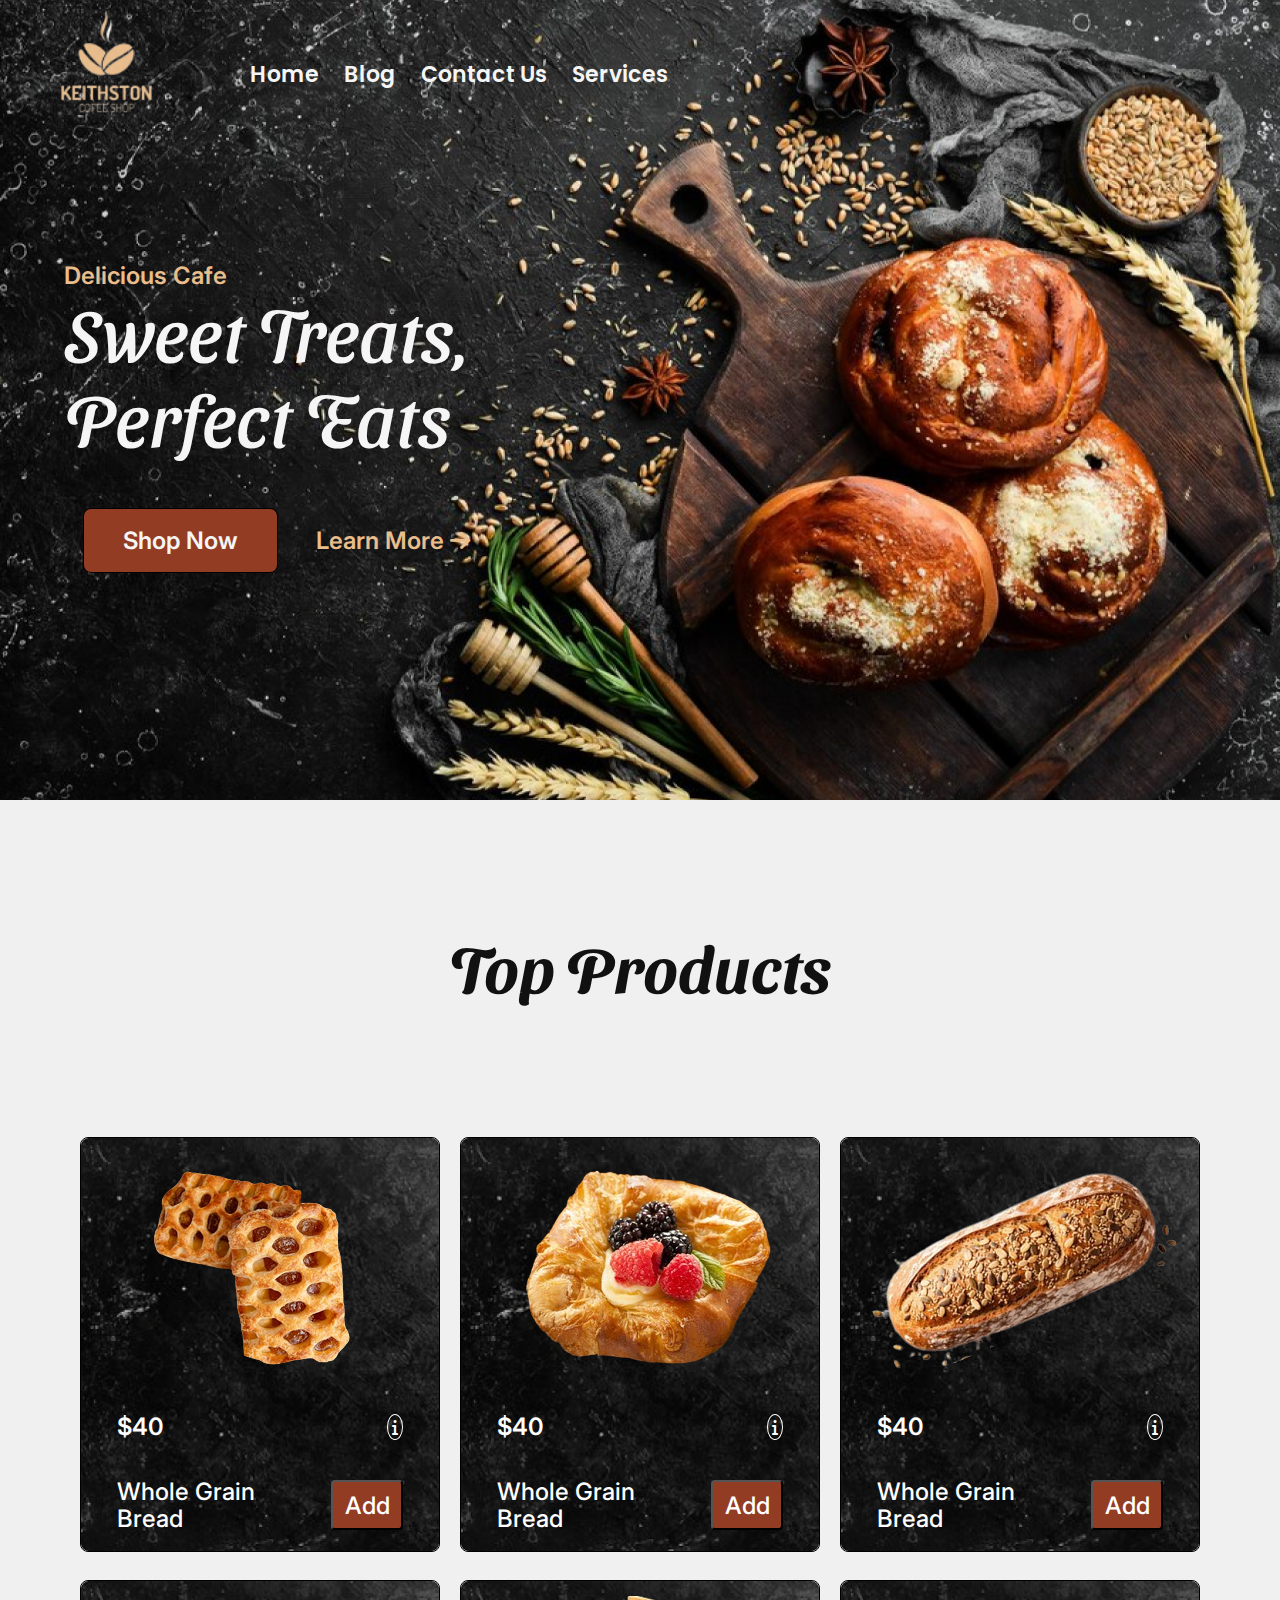
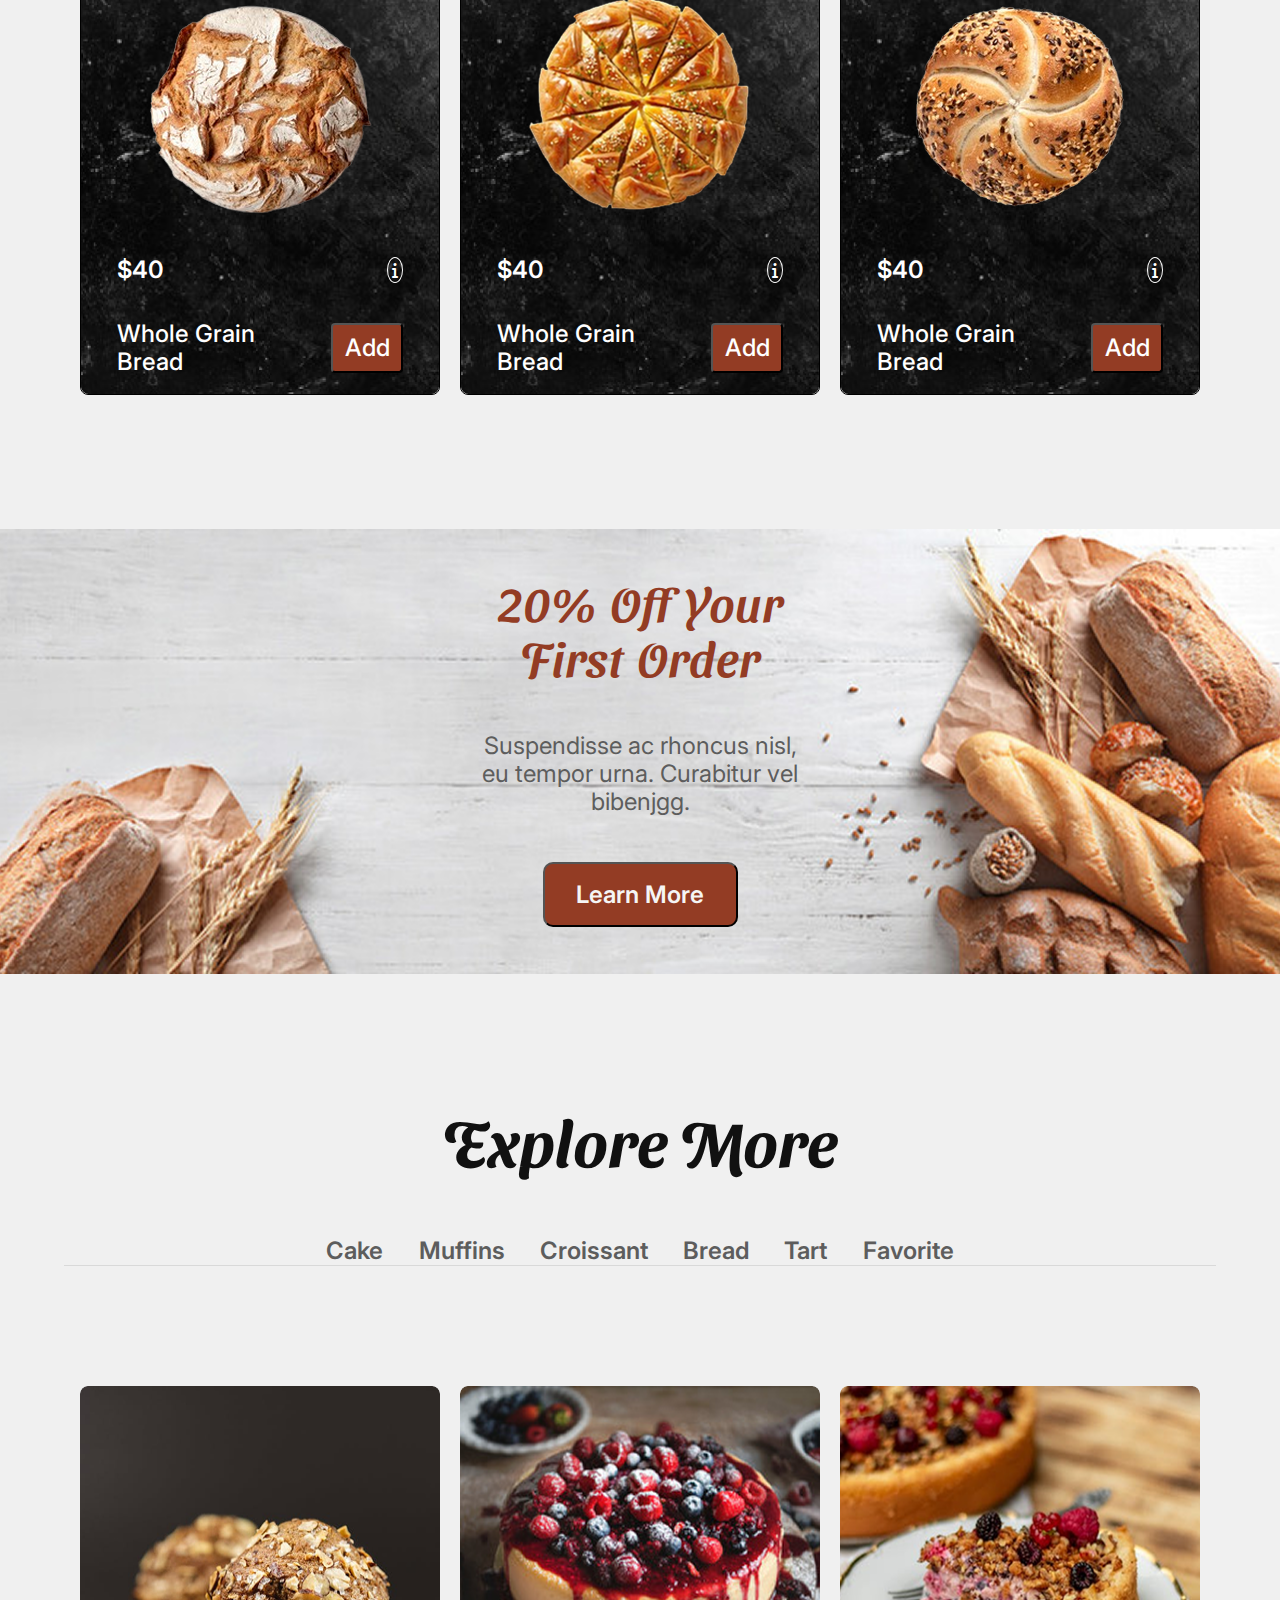
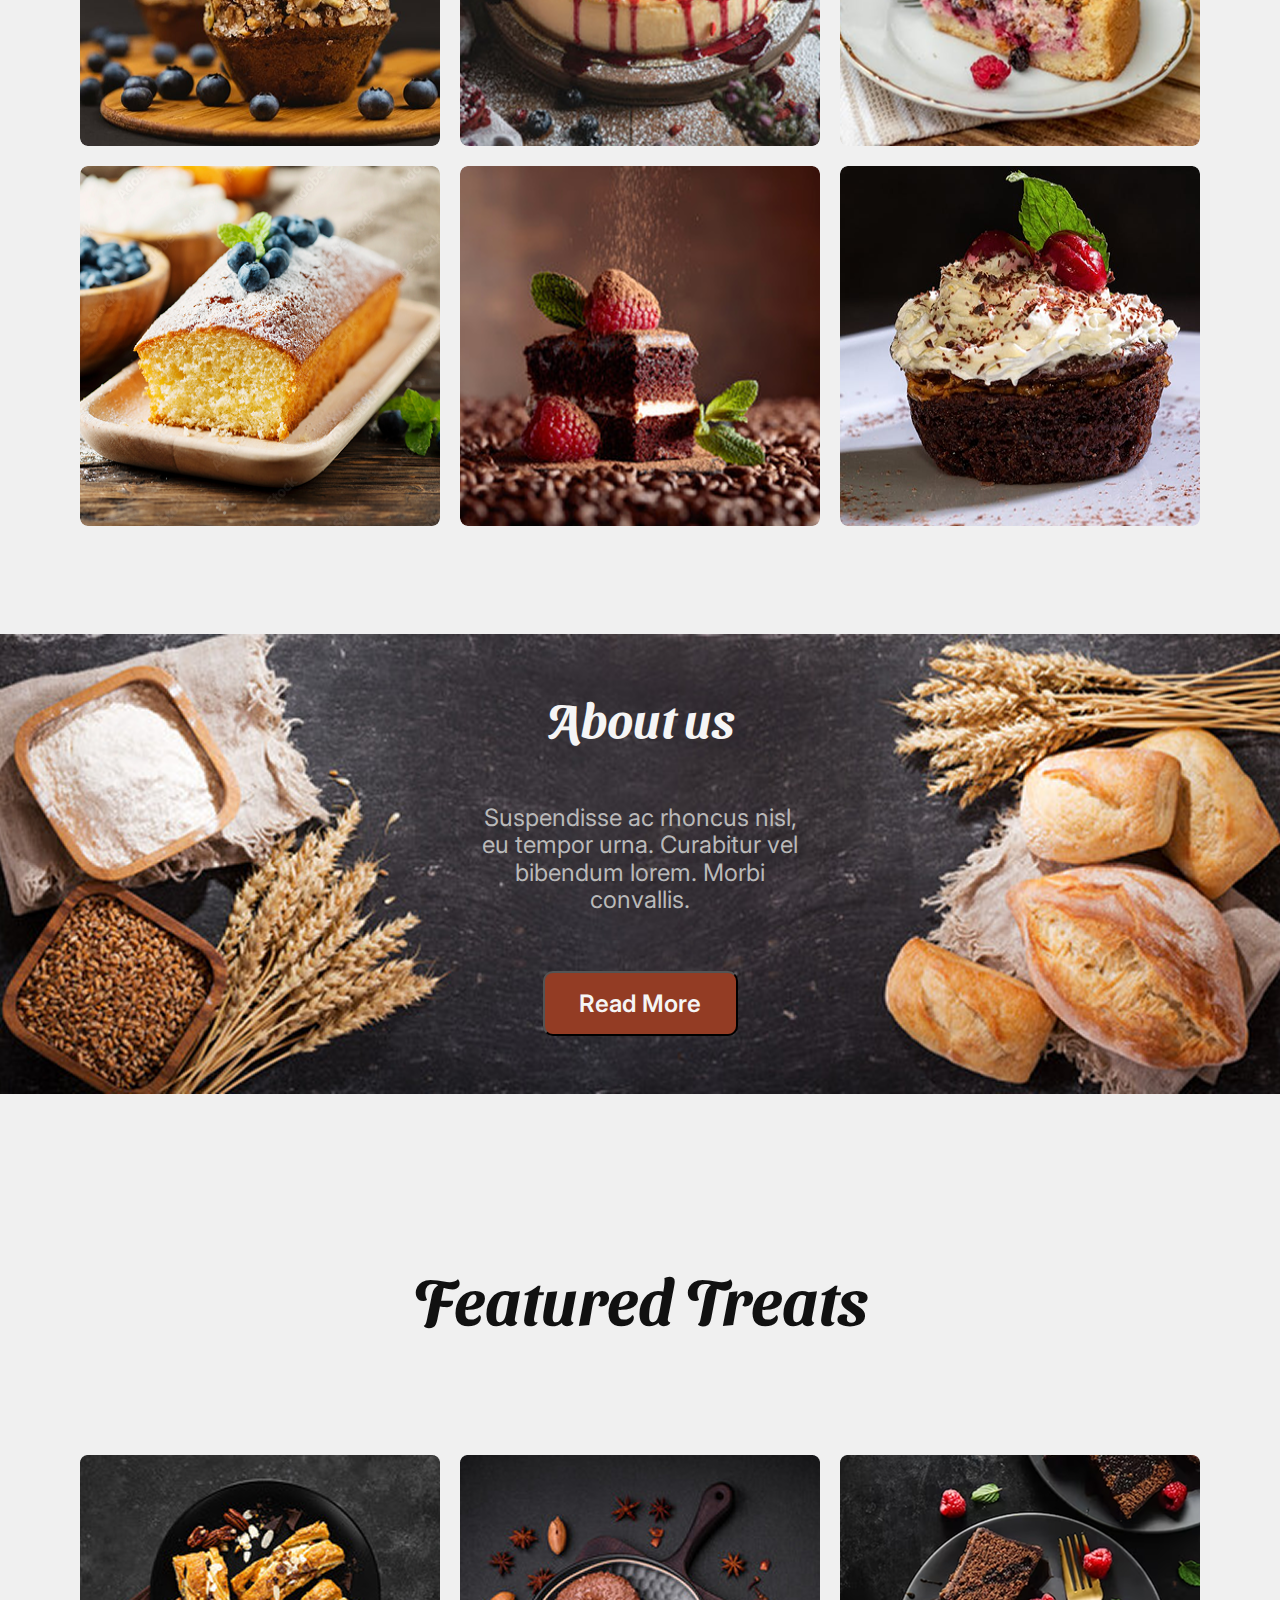
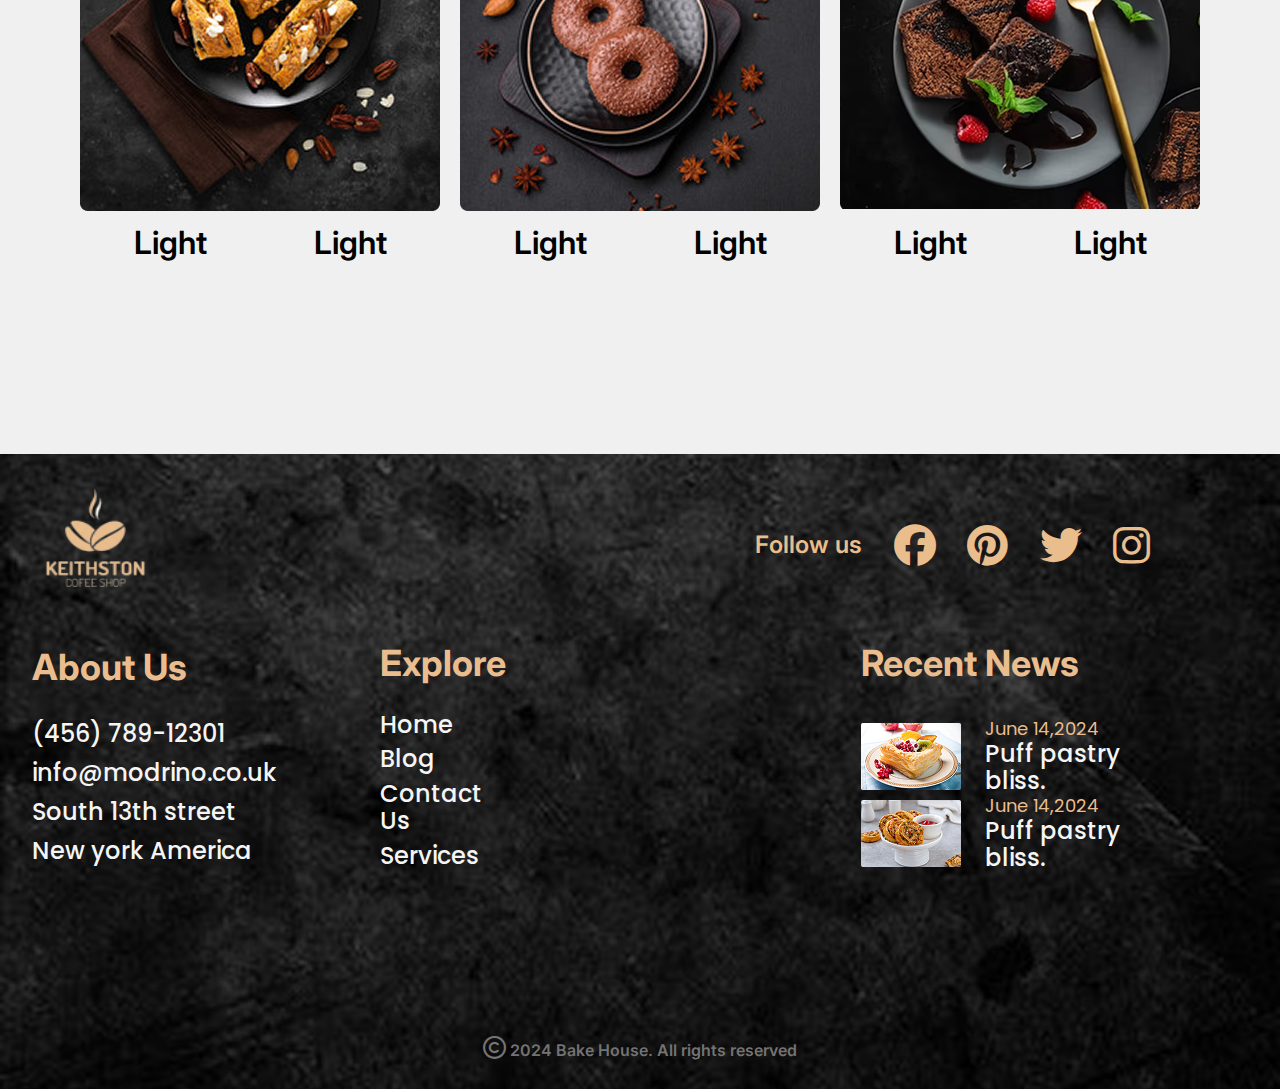
<file: 1-Keithston/index.html>
<!DOCTYPE html>
<html lang="en">

<head>

    <meta charset="UTF-8">
    <meta name="viewport" content="width=device-width, initial-scale=1.0">
    
    <title>Keithston</title>
    <link rel="icon" type="image/x-icon" href="images/logo.png">

    <!-- normalize, fontawesome, and custom css -->
    <link rel="stylesheet" href="css/normalize.css">
    <link rel="stylesheet" href="css/all.min.css">
    <link rel="stylesheet" href="style.css">

    <!-- google fonts -->
    <link rel="preconnect" href="https://fonts.googleapis.com">
    <link rel="preconnect" href="https://fonts.gstatic.com" crossorigin>
    <link href="https://fonts.googleapis.com/css2?family=Inter:ital,opsz,wght@0,14..32,100..900;1,14..32,100..900&family=Poppins:ital,wght@0,100;0,200;0,300;0,400;0,500;0,600;0,700;0,800;0,900;1,100;1,200;1,300;1,400;1,500;1,600;1,700;1,800;1,900&family=Sansita+Swashed:wght@300..900&display=swap" rel="stylesheet">


</head>
<body>
    
<!-- hero section -->
    <section class="hero">
        <!-- nav (logo + links) -->
        <div class="nav">
            <div>
                <img src="images/logo.png" alt="">  
            </div>
            
            <div>
                <ul>
                    <li><a href="#">Home</a></li>
                    <li><a href="#">Blog</a></li>
                    <li><a href="#">Contact Us</a></li>
                    <li><a href="#">Services</a></li>
                </ul>
            </div>
        </div>
        
        <!-- hero (text + button) -->
        <div class="textbox">
            <div>
                <p>Delicious Cafe</p>
                <p>Sweet Treats, Perfect Eats<p>
            </div>
            
            <div>
                <button class="btn1">Shop Now </button>
                <a href=""> Learn More
                    <i class="fa-solid fa-arrow-right"></i>    </a> 
            </div>
        </div>
    </section>



<!-- Top Products section -->
    <section class="top">
        <div>Top Products</div>
        
        <div>

            <div class="card">
                <div>
                    <img src="images/prod1.png" alt="">
                </div>
                <div>
                    <p>$40</p>
                    <i class="fa-solid fa-info"></i>
                </div>
                <div>
                    <p>Whole Grain Bread</p>
                    <button>Add</button>
                </div>
            </div>
            
            
            <div class="card">
                <div>
                    <img src="images/prod2.png" alt="">
                </div>
                <div>
                    <p>$40</p>
                    <i class="fa-solid fa-info"></i>          
                </div>
                <div>
                    <p>Whole Grain Bread</p>
                    <button>Add</button>
                </div>
            </div>
            
            
            <div class="card">
                <div>
                    <img src="images/prod3.png" alt="">
                </div>
                <div>
                    <p>$40</p>
                    <i class="fa-solid fa-info"></i>
                </div>
                <div>
                    <p>Whole Grain Bread</p>
                    <button>Add</button>
                </div>
            </div>
            
            
            <div class="card">
                <div>
                    <img src="images/prod4.png" alt="">
                </div>
                <div>
                    <p>$40</p>
                    <i class="fa-solid fa-info"></i>
                </div>
                <div>
                    <p>Whole Grain Bread</p>
                    <button>Add</button>
                </div>
            </div>
            
            
            <div class="card">
                <div>
                    <img src="images/prod5.png" alt="">
                </div>
                <div>
                    <p>$40</p>
                    <i class="fa-solid fa-info"></i>
                </div>
                <div>
                    <p>Whole Grain Bread</p>
                    <button>Add</button>
                </div>
            </div>
            
            
            <div class="card">
                <div>
                    <img src="images/prod6.png" alt="">
                </div>
                <div>
                    <p>$40</p>
                    <i class="fa-solid fa-info"></i>
                </div>
                <div>
                    <p>Whole Grain Bread</p>
                    <button>Add</button>
                </div>
            </div>
        
        </div>
    </section>



<!-- offer banner section -->
    <section class="offer">
        <div>20% Off Your First Order</div>
        <div>Suspendisse ac rhoncus nisl, eu tempor urna. Curabitur vel bibenjgg.</div>
        <button>Learn More</button>
    </section>
    

    
<!-- Explore More section -->
    <section class="explore">
        <div>Explore More</div>
        
        <div>
            <ul>
                <li><a href="#">Cake</a></li>
                <li><a href="#">Muffins</a></li>
                <li><a href="#">Croissant</a></li>
                <li><a href="#">Bread</a></li>
                <li><a href="#">Tart</a></li>
                <li><a href="#">Favorite</a></li>
            </ul>
        </div>
        
        <div>
            <img src="images/exp1.png" alt="">
            <img src="images/exp2.png" alt="">
            <img src="images/exp3.png" alt="">
            <img src="images/exp4.png" alt="">
            <img src="images/exp5.png" alt="">
            <img src="images/exp6.png" alt="">
        </div>
    </section>
    
    
    
<!-- about us banner section  -->
    <section class="about">  
        <div>About us</div>
        
        <div>Suspendisse ac rhoncus nisl, eu tempor urna. Curabitur vel bibendum lorem. Morbi convallis.</div>
        
        <button>Read More</button>
    </section>
    
    
    
<!-- feature section -->
    <section class="feature">
        <div>Featured Treats</div>
        
        <!-- second div -->
        <div>
            <div class="fcard">
                <div> <img src="images/fut1.png" alt=""> </div>
                <div>
                    <p>Light</p>
                    <p>Light</p>
                </div>
            </div>
            
            <div class="fcard">
                <div> <img src="images/fut2.png" alt=""> </div>
                <div>
                    <p>Light</p>
                    <p>Light</p>
                </div>
            </div>
            
            <div class="fcard">
                <div> <img src="images/fut3.png" alt=""> </div>
                <div>
                    <p>Light</p>
                    <p>Light</p>
                </div>
            </div>
        </div>

    </section>
    
    

<!-- footer section     -->
    <footer>
        <div class="fotlogo">
            <div> <img src="images/logo.png" alt=""> </div>
            
            <div>
                Follow us
                <i class="fa-brands fa-facebook"></i>
                <i class="fa-brands fa-pinterest"></i>
                <i class="fa-brands fa-twitter"></i>
                <i class="fa-brands fa-instagram"></i>
            </div>
        </div>
        
        
        <div>
            <div>
                <p>About Us</p>
                <p>(456) 789-12301</p>
                <p>info@modrino.co.uk</p>
                <p>South 13th street</p>
                <p>New york America</p>
            </div>
            
            <div>
                <p>Explore</p>
                <p>Home</p>
                <p>Blog</p>
                <p>Contact Us</p>
                <p>Services</p>
            </div>
            
            <div class="blog">
                <div>Recent News</div>
                
                <div>
                    <div><img src="images/foot1.png" alt=""></div>
                    <div>
                        <p>June 14,2024</p>
                        <p>Puff pastry bliss.</p>
                    </div>
                </div>
                
                <div>
                    <div><img src="images/foot2.png" alt=""></div>
                    <div>
                        <p>June 14,2024</p>
                        <p>Puff pastry bliss.</p>
                    </div>
                </div>
            
            </div>
        </div>
        
        <!-- last div (C) -->
        <div>
            <p>
                <i class="fa-regular fa-copyright"></i>
                2024 Bake House. All rights reserved
            </p>
        </div>
    </footer>

</body>
</html>
</file>
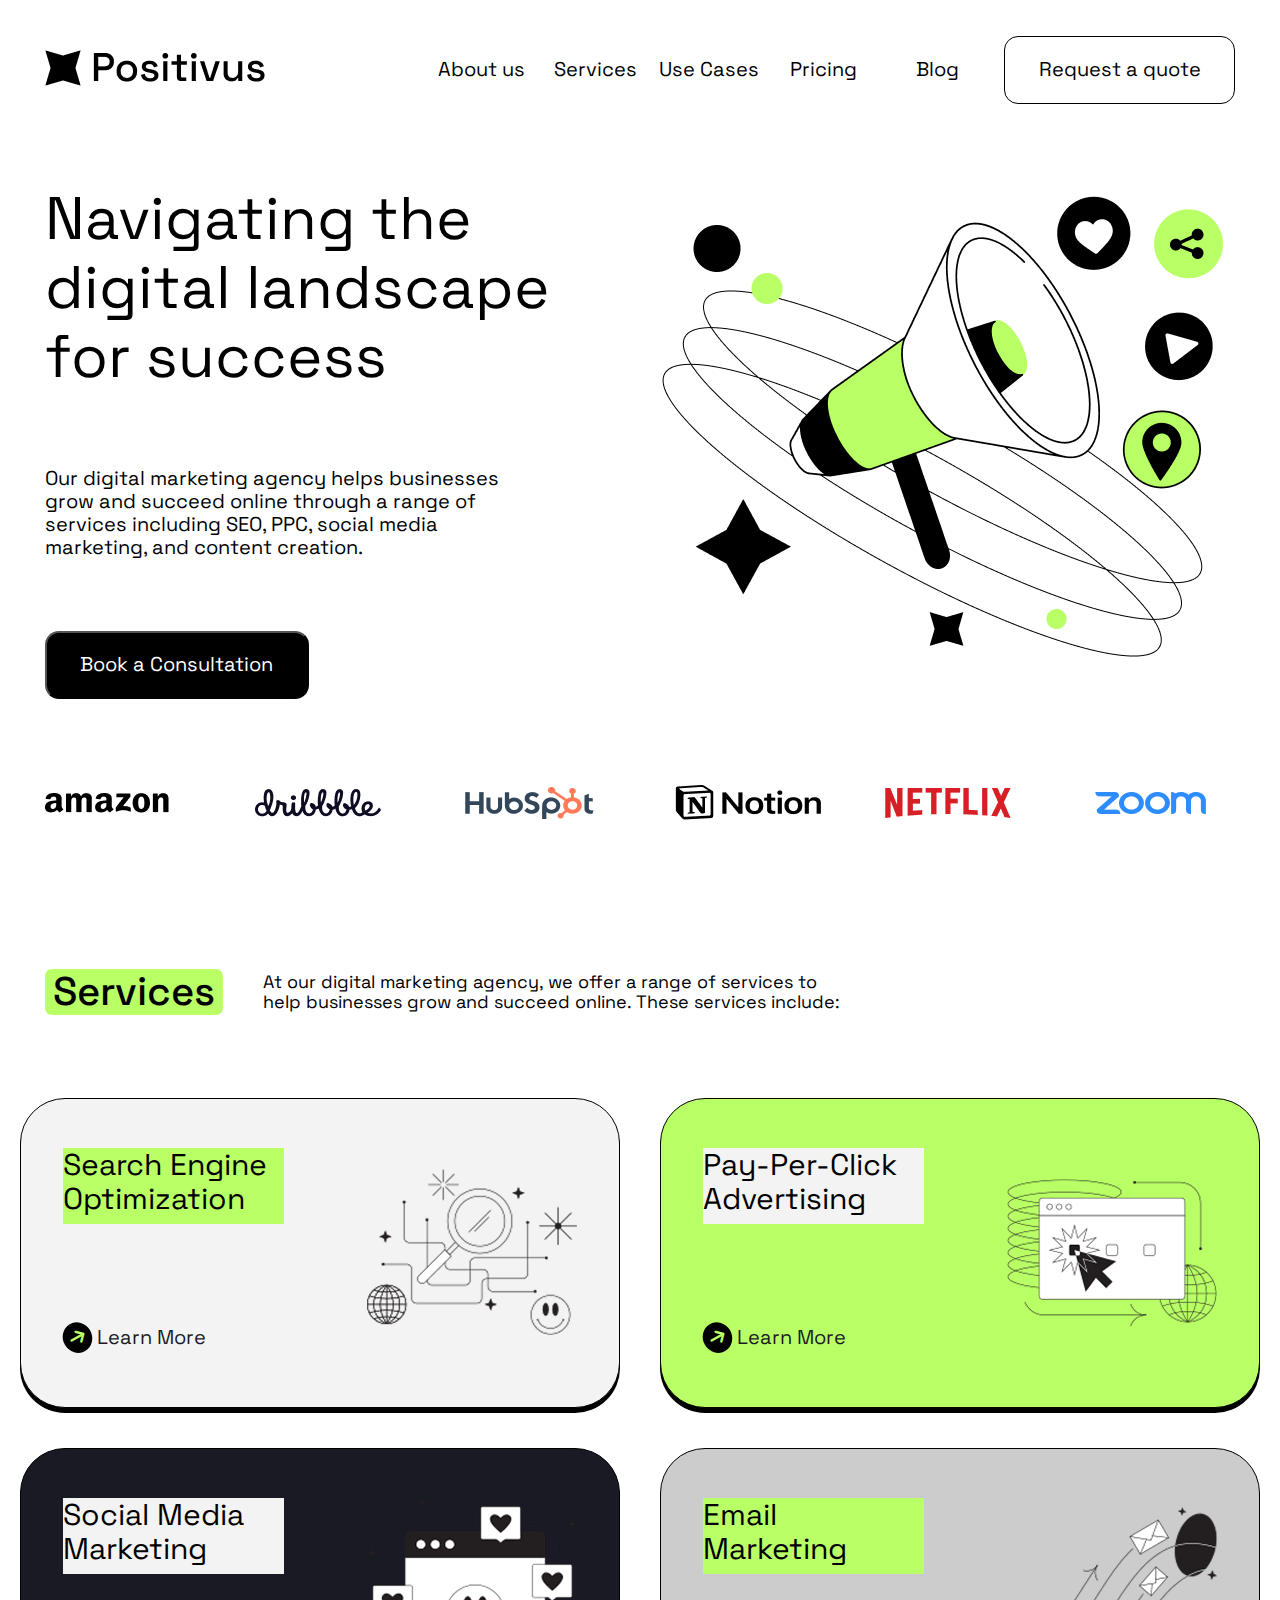
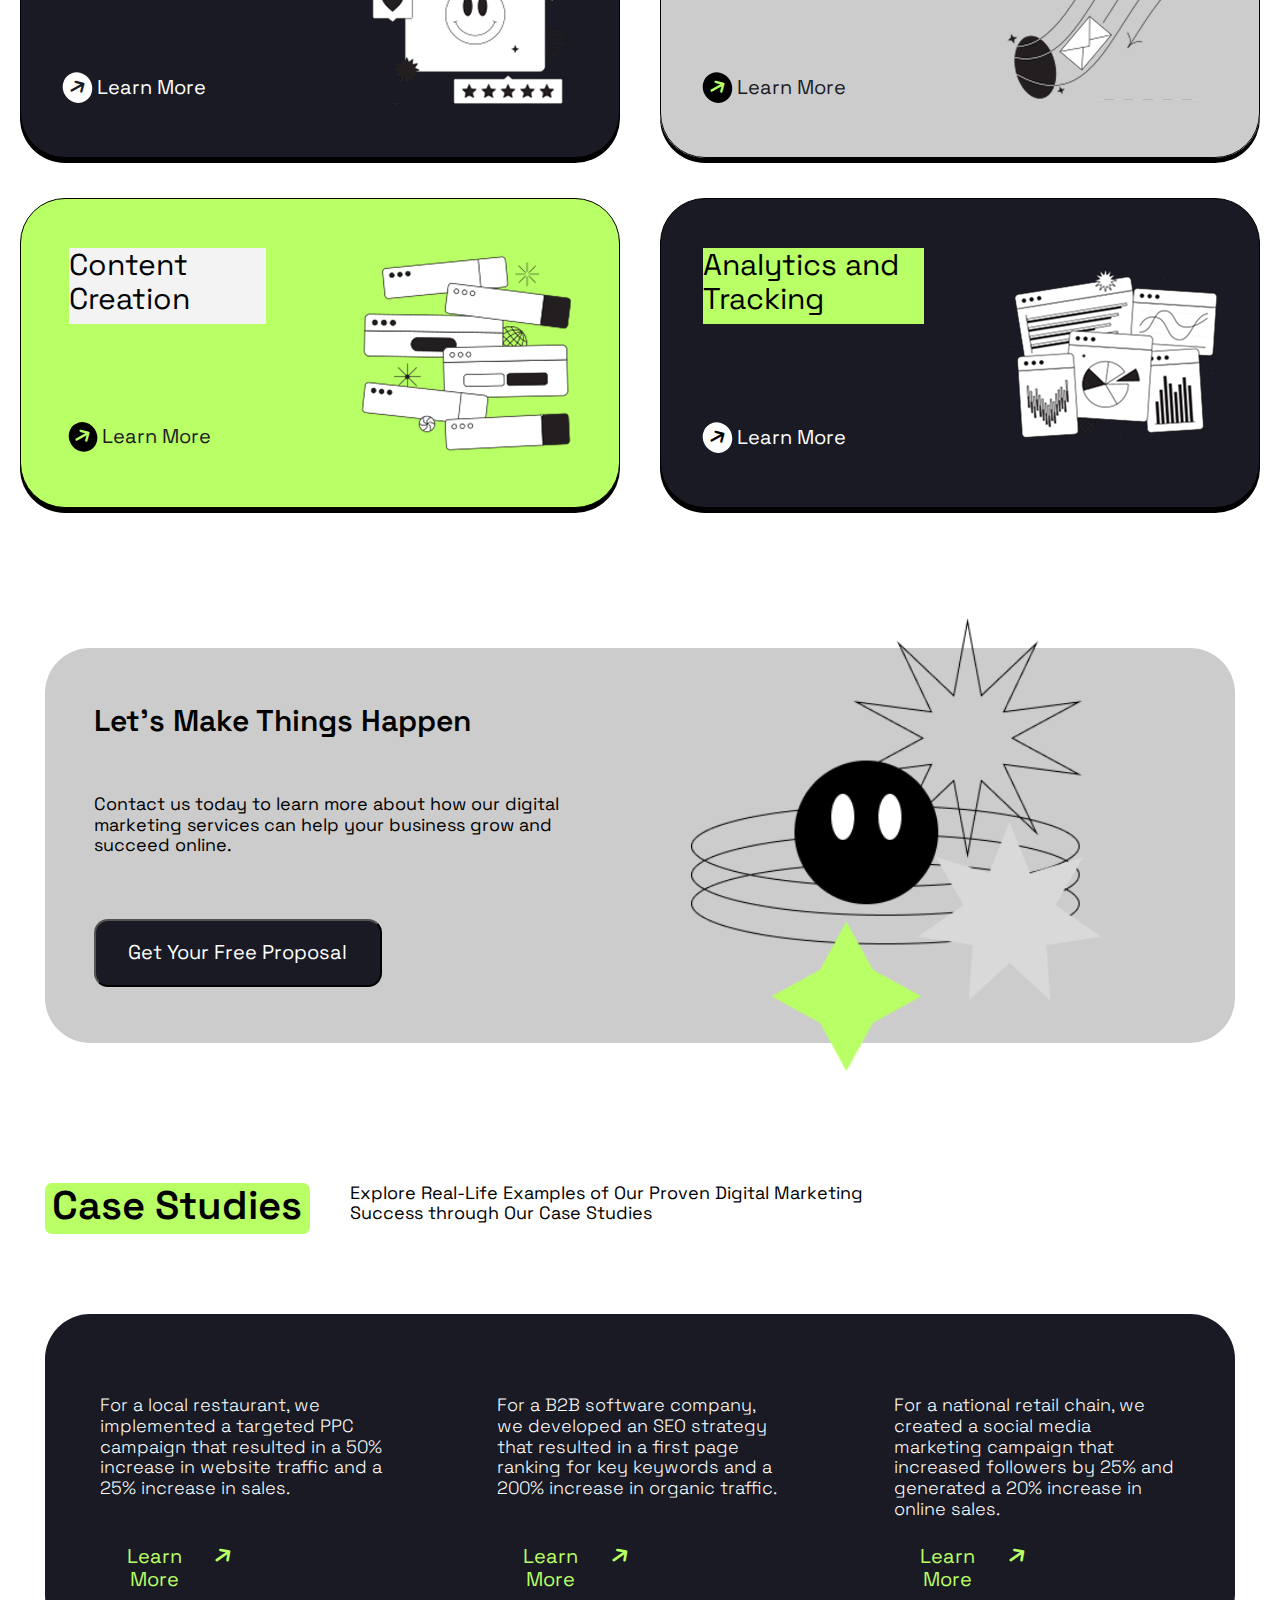
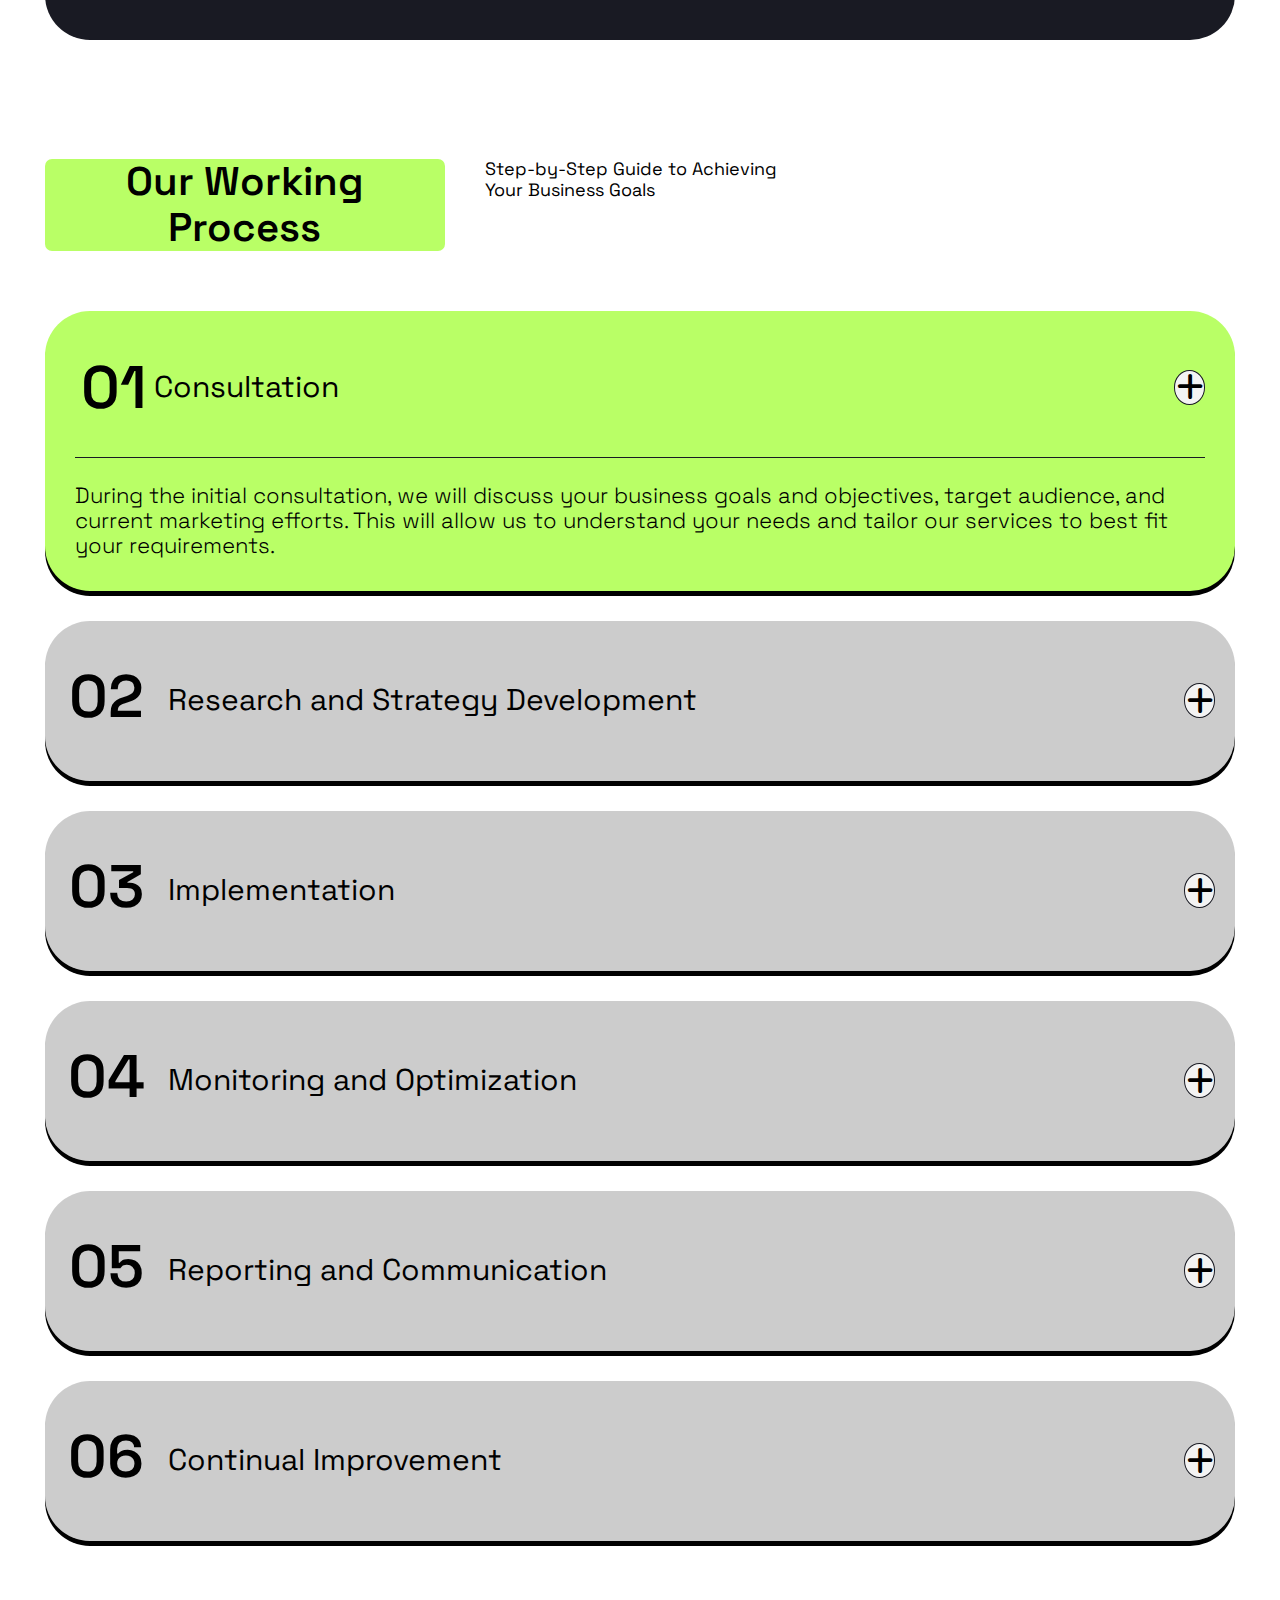
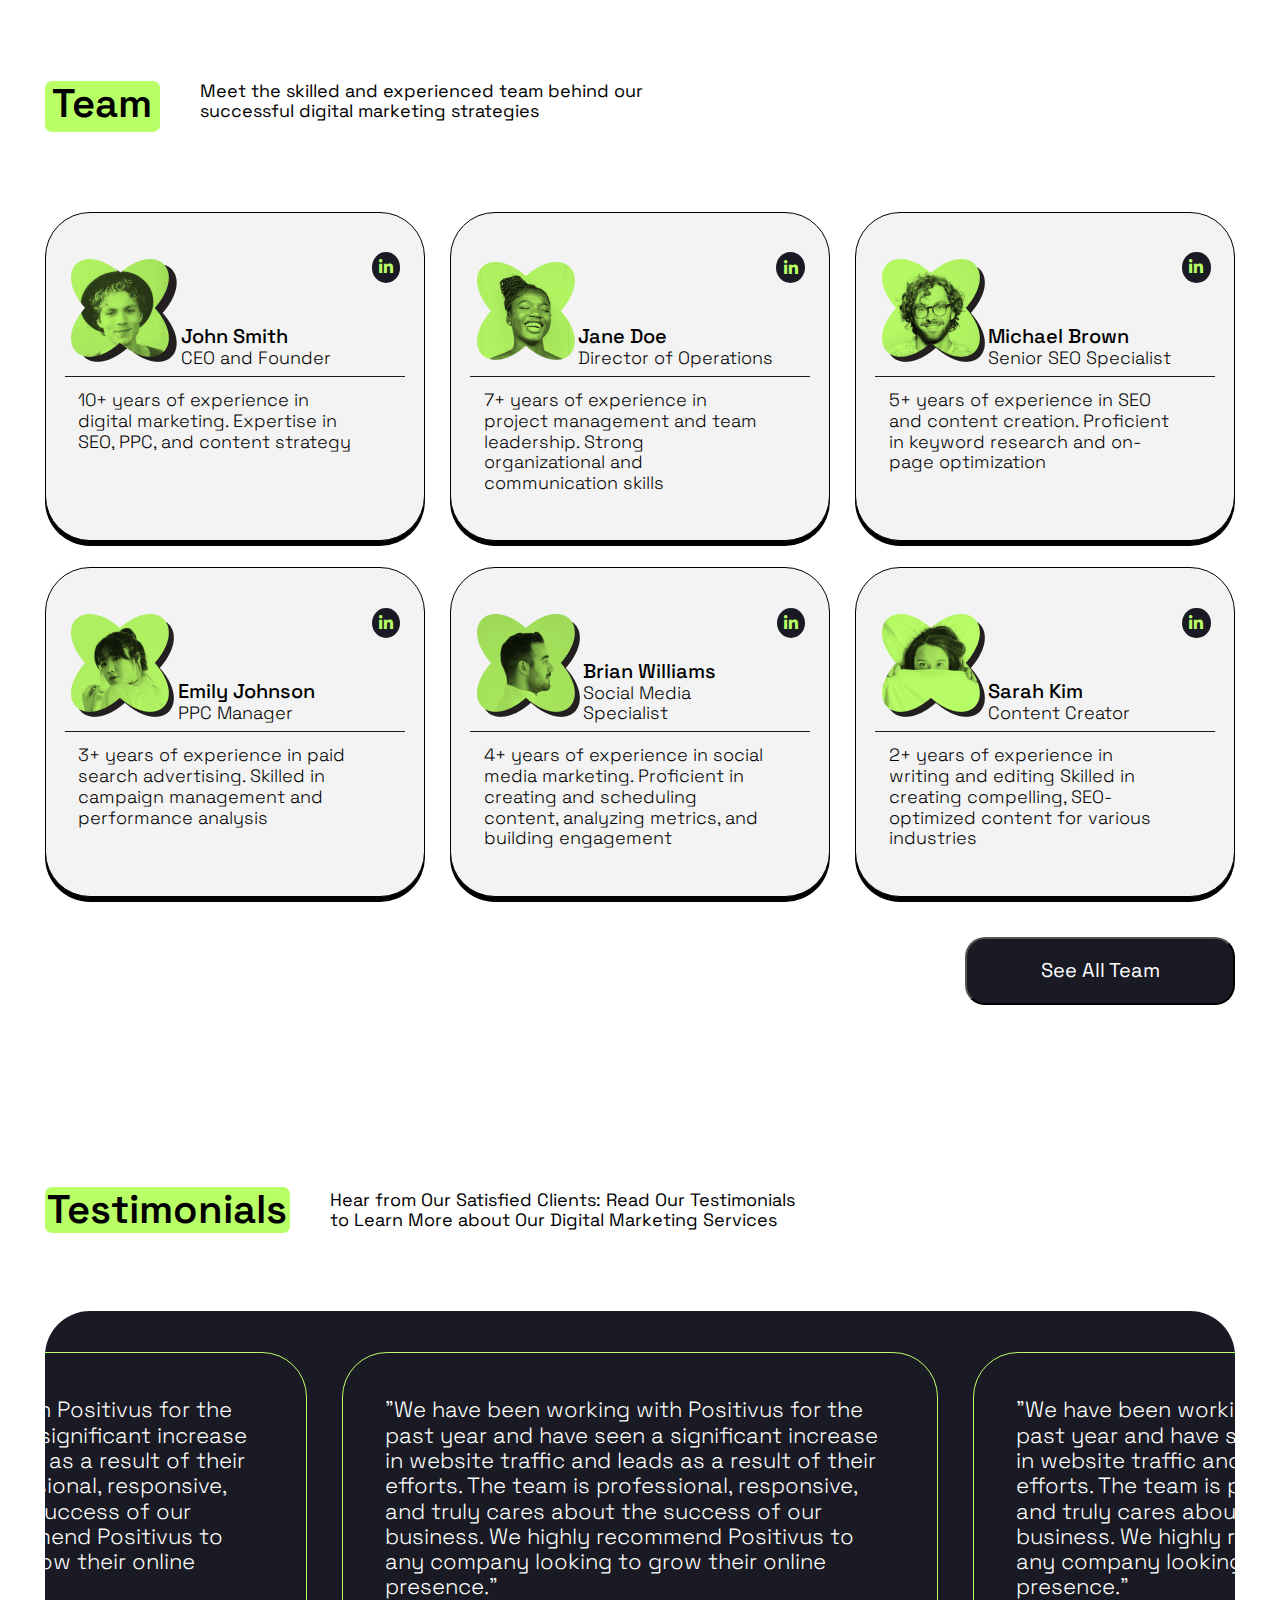
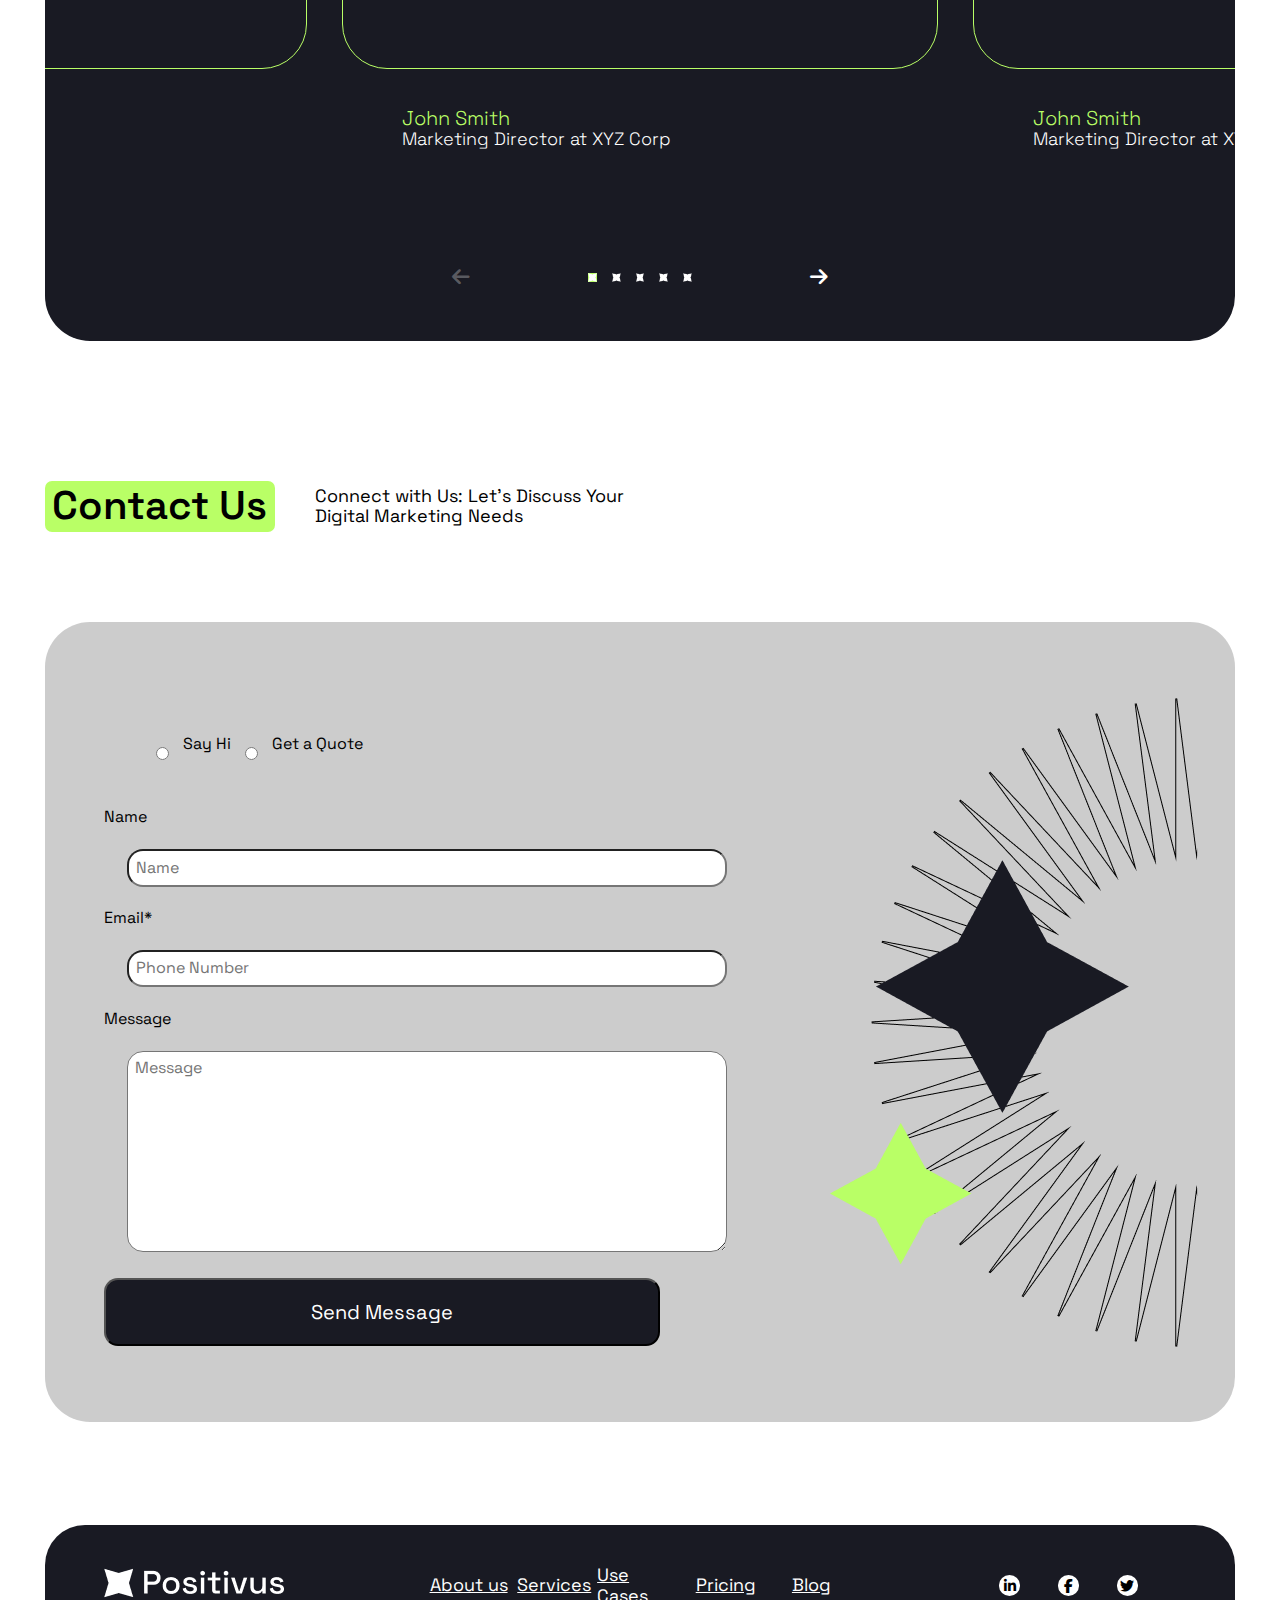
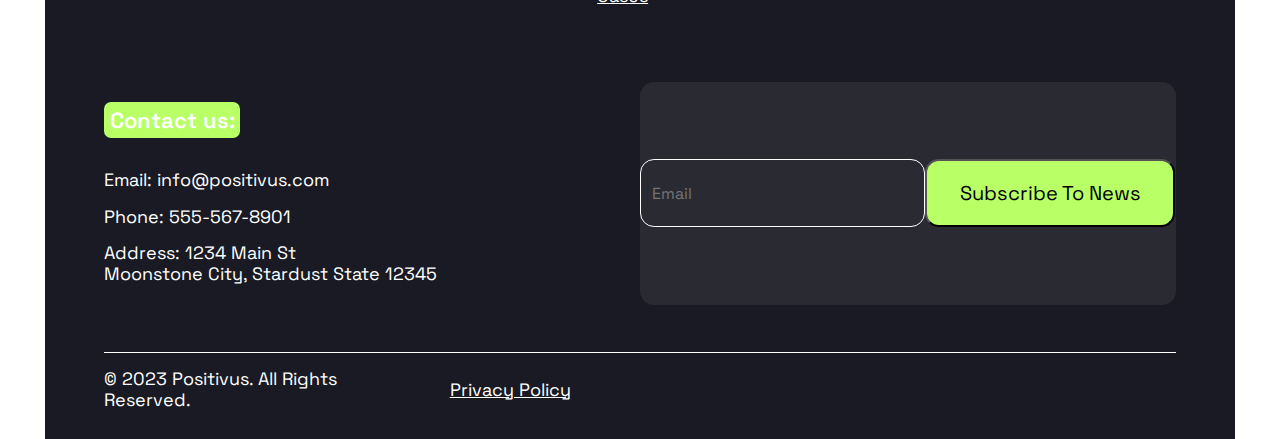
<file: 2- Positivus/index.html>
<!DOCTYPE html>
<html lang="en">

<head>
    
    <meta charset="UTF-8">
    <meta name="viewport" content="width=device-width, initial-scale=1.0">
    
    <title>Positivus</title>
    <link rel="icon" href="media/fav.png" type="image/x-icon">

    <!-- Style, Font Awesome, Normalize -->
    <link rel="stylesheet" href="style.css">
    <link rel="stylesheet" href="css/all.min.css">
    <link rel="stylesheet" href="css/normalize.css">

    <!-- google fonts -->
    <link rel="preconnect" href="https://fonts.googleapis.com">
    <link rel="preconnect" href="https://fonts.gstatic.com" crossorigin>
    <link href="https://fonts.googleapis.com/css2?family=Space+Grotesk:wght@300..700&display=swap" rel="stylesheet">


</head>
<body>
    
    <section class="hero">
        <!-- navbar div -->
        <div class="nav">
            <!-- logo div -->
            <div> 
                <a href="index.html"> <img src="media/logo.png" alt=""> </a> 
            </div>
            
            <!-- menu div -->            
            <div>
                <ul class="menu">
                    <li><a href="#about">About us</a></li>
                    <li><a href=".service">Services</a></li>
                    <li><a href="#case">Use Cases</a></li>
                    <li><a href="#price">Pricing</a></li>
                    <li><a href="#blog">Blog</a></li>
                </ul>

                <button>Request a quote</button>
            </div>
        </div>
        
        <!-- hero core section div -->
        <div class="core">
            <!-- text & picture of hero section -->
            <div>
                <div>Navigating the digital landscape for success</div>
                <div>Our digital marketing agency helps businesses grow and succeed online through a range of services including SEO, PPC, social media marketing, and content creation.</div>
                <button> Book a Consultation </button>
            </div>

            <div>
                <img src="media/hero-Illustration.png" alt="">
            </div>
        </div>
                
        <!-- footer of hero section div -->
        <div class="foot">
                <img src="media/amazon.png" alt="">
                <img src="media/dribbble.png" alt="">
                <img src="media/hub.png" alt="">
                <img src="media/notion.png" alt="">
                <img src="media/netflex.png" alt="">
                <img src="media/zoom.png" alt="">
        </div>
    </section>
    
    

    <section class="service">
        <!-- service title -->
        <div class="srv-title">
            <div>Services</div>
            <div>At our digital marketing agency, we offer a range of services to help businesses grow and succeed online. These services include:</div>
        </div>
        
        <!-- service container -->
        <div class="srv-container">
            <!-- seo -->
            <div class="card">
                <div>
                    <p>Search Engine Optimization</p>
                    
                    <a href="">
                        <i class="fa-solid fa-arrow-right"></i>
                        Learn More
                    </a>
                </div>
                
                <div> <img src="media/srv-seo.png" alt=""> </div>
            </div>
            
            <!-- ppc -->
            <div class="card">
                <div>
                    <p>Pay-Per-Click Advertising</p>
                    
                    <a href="">
                        <i class="fa-solid fa-arrow-right"></i>
                        Learn More
                    </a>
                </div>
                
                <div> <img src="media/srv-ppc.png" alt=""> </div>
            </div>
            
            <!-- smm -->
            <div class="card">
                <div>
                    <p> Social Media Marketing</p>
                    
                    <a href="">
                        <i class="fa-solid fa-arrow-right"></i>
                        Learn More
                    </a>
                </div>
                
                <div> <img src="media/srv-smm.png" alt=""> </div>
            </div>
            
            <!-- email -->
            <div class="card">
                <div>
                    <p>Email Marketing</p>
                    
                    <a href="">
                        <i class="fa-solid fa-arrow-right"></i>
                        Learn More
                    </a>
                </div>
                
                <div> <img src="media/srv-email.png" alt=""> </div>
            </div>
            
            <!-- content -->
            <div class="card">
                <div>
                    <p>Content Creation</p>
                    
                    <a href="">
                        <i class="fa-solid fa-arrow-right"></i>
                        Learn More
                    </a>
                </div>
                
                <div> <img src="media/srv-cc.png" alt=""> </div>
            </div>
            
            <!-- analytics -->
            <div class="card">
                <div>
                    <p>Analytics and Tracking</p>
                    
                    <a href="">
                        <i class="fa-solid fa-arrow-right"></i>
                        Learn More
                    </a>
                </div>
                
                <div> <img src="media/srv-analysis.png" alt=""> </div>
            </div>
        </div>
    </section>
    
    
    
    <section class="lets">
        <div>
            <div>Let's Make Things Happen</div>
            <div>Contact us today to learn more about how our digital marketing services can help your business grow and succeed online.</div>
            <button>Get Your Free Proposal</button>
        </div>
        
        <div>
            <img src="media/lets.png" alt="">
        </div>
    </section>
    
    
    
    <section class="case">
        <!-- case title -->
        <div>
            <div>Case Studies</div>
            <div>Explore Real-Life Examples of Our Proven Digital Marketing Success through Our Case Studies</div>
        </div>
        
        <!-- case container -->
        <div class="case-container">
            <div>
                <div>For a local restaurant, we implemented a targeted PPC campaign that resulted in a 50% increase in website traffic and a 25% increase in sales.</div>
                
                <div>
                    <a href="">Learn More</a>
                    <i class="fa-solid fa-arrow-right"></i>
                </div>
            </div>
            
            <div>
                <div>For a B2B software company, we developed an SEO strategy that resulted in a first page ranking for key keywords and a 200% increase in organic traffic.</div>
                
                <div>
                    <a href="">Learn More</a>
                    <i class="fa-solid fa-arrow-right"></i>
                </div>
            </div>
            
            <div>
                <div>For a national retail chain, we created a social media marketing campaign that increased followers by 25% and generated a 20% increase in online sales.</div>
                
                <div>
                    <a href="">Learn More</a>
                    <i class="fa-solid fa-arrow-right"></i>
                </div>
            </div>
        </div>
    </section>
    
    
    
    <section class="process">
        <!-- process title -->
        <div class="process-title">
            <div>Our Working Process</div>
            <div>Step-by-Step Guide to Achieving Your Business Goals</div>
        </div>
        
        <!-- process cards container -->
        <div class="process-container">
            
            <div class="one">
                
                <div>
                    <div>01</div>
                    <div>
                        <p>Consultation</p>
                        <i class="fa-solid fa-plus"></i>
                    </div>
                </div>
                
                
                <p>During the initial consultation, we will discuss your business goals and objectives, target audience, and current marketing efforts. This will allow us to understand your needs and tailor our services to best fit your requirements.</p>
            </div>
            


            <div>
                <div>02</div>
                <div>
                    <p>Research and Strategy Development</p>
                    <i class="fa-solid fa-plus"></i>
                </div>
            </div>
            
            <div>
                <div>03</div>
                <div>
                    <p>Implementation</p>
                    <i class="fa-solid fa-plus"></i>
                </div>
            </div>
            
            <div>
                <div>04</div>
                <div>
                    <p>Monitoring and Optimization</p>
                    <i class="fa-solid fa-plus"></i>
                </div>
            </div>
            
            <div>
                <div>05</div>
                <div>
                    <p>Reporting and Communication</p>
                    <i class="fa-solid fa-plus"></i>
                </div>
            </div>
            
            <div>
                <div>06</div>
                <div>
                    <p>Continual Improvement</p>
                    <i class="fa-solid fa-plus"></i>
                </div>
            </div>
        </div>
    </section>
    
    
    
    <section class="team">
        <!-- team title -->
        <div class="team-title">
            <div>Team</div>
            <div>Meet the skilled and experienced team behind our successful digital marketing strategies</div>
        </div>
        
        <!-- team cards's container -->
        <div class="team-container">
            <div class="team-card">
                <div class="team-card-img">
                    <div><img src="media/team1.png" alt=""></div>
                    
                    <div>
                        <p>John Smith</p>
                        <p>CEO and Founder</p>
                    </div>
                    
                    <i class="fa-brands fa-linkedin-in"></i>
                </div>
                
                
                <div>10+ years of experience in digital marketing. 
                    Expertise in SEO, PPC, and content strategy</div>
            </div>
            
            <div class="team-card">
                <div class="team-card-img">
                    <div><img src="media/team2.png" alt=""></div>
                    
                    <div>
                        <p>Jane Doe</p>
                        <p>Director of Operations</p>
                    </div>
                    
                    <i class="fa-brands fa-linkedin-in"></i>
                </div>
                
                
                <div>7+ years of experience in project management and team leadership. Strong organizational and communication skills</div>
            </div>
            
            <div class="team-card">
                <div class="team-card-img">
                    <div><img src="media/team3.png" alt=""></div>
                    
                    <div>
                        <p>Michael Brown</p>
                        <p>Senior SEO Specialist</p>
                    </div>
                    
                    <i class="fa-brands fa-linkedin-in"></i>
                </div>
                
                
                <div>5+ years of experience in SEO and content creation. Proficient in keyword research and on-page optimization</div>
            </div>
            
            <div class="team-card">
                <div class="team-card-img">
                    <div><img src="media/team4.png" alt=""></div>
                    
                    <div>
                        <p>Emily Johnson</p>
                        <p>PPC Manager</p>
                    </div>
                    
                    <i class="fa-brands fa-linkedin-in"></i>
                </div>
                
                
                <div>3+ years of experience in paid search advertising. Skilled in campaign management and performance analysis</div>
            </div>
            
            <div class="team-card">
                <div class="team-card-img">
                    <div><img src="media/team5.png" alt=""></div>
                    
                    <div>
                        <p>Brian Williams</p>
                        <p>Social Media Specialist</p>
                    </div>
                    
                    <i class="fa-brands fa-linkedin-in"></i>
                </div>
                
                
                <div>4+ years of experience in social media marketing. Proficient in creating and scheduling content, analyzing metrics, and building engagement</div>
            </div>
            
            <div class="team-card">
                <div class="team-card-img">
                    <div><img src="media/team6.png" alt=""></div>
                    
                    <div>
                        <p>Sarah Kim</p>
                        <p>Content Creator</p>
                    </div>
                    
                    <i class="fa-brands fa-linkedin-in"></i>
                </div>
                
                
                <div>2+ years of experience in writing and editing
                    Skilled in creating compelling, SEO-optimized content for various industries</div>
            </div>
        </div>
        

        <button>See All Team</button>
    </section>
    


    <section class="testimonials">
        <!-- testimonial title -->
        <div class="testimonials-title">
            <div>Testimonials</div>
            <div>Hear from Our Satisfied Clients: Read Our Testimonials to Learn More about Our Digital Marketing Services</div>
        </div>
        
        <!-- testimonial container -->
        <div class="testimonials-container">

        <!-- testimonials-container (core section) -->
            <div class="testimonials-core">

                <div class="testimonials-card">
                    <div>"We have been working with Positivus for the past year and have seen a significant increase in website traffic and leads as a result of their efforts. The team is professional, responsive, and truly cares about the success of our business. We highly recommend Positivus to any company looking to grow their online presence."</div>
                    
                    <div>
                        <P>John Smith</P>
                        <P>Marketing Director at XYZ Corp</P>
                    </div>
                </div>
                

                <div class="testimonials-card">
                    <div>"We have been working with Positivus for the past year and have seen a significant increase in website traffic and leads as a result of their efforts. The team is professional, responsive, and truly cares about the success of our business. We highly recommend Positivus to any company looking to grow their online presence."</div>
                    
                    <div>
                        <P>John Smith</P>
                        <P>Marketing Director at XYZ Corp</P>
                    </div>
                </div>
                

                <div class="testimonials-card">
                    <div>"We have been working with Positivus for the past year and have seen a significant increase in website traffic and leads as a result of their efforts. The team is professional, responsive, and truly cares about the success of our business. We highly recommend Positivus to any company looking to grow their online presence."</div>
                    
                    <div>
                        <P>John Smith</P>
                        <P>Marketing Director at XYZ Corp</P>
                    </div>
                </div>
            
            </div>
            

        <!-- testimonials-container (arrows and 5 icons) -->
            <div>
                <div><i class="fa-solid fa-arrow-left"></i></div>
                
                <div>
                    <img src="media/fav.png" alt="">
                    <img src="media/fav.png" alt="">
                    <img src="media/fav.png" alt="">
                    <img src="media/fav.png" alt="">
                    <img src="media/fav.png" alt="">
                </div>
                
                <div><i class="fa-solid fa-arrow-right"></i></div>
            </div>
        </div>

    </section>
    


    <section class="contact">
        <!-- contact title -->
        <div class="contact-title">
            <div>Contact Us</div>
            <div>Connect with Us: Let's Discuss Your Digital Marketing Needs</div>
        </div>
        
        <!-- contact core section -->
        <div class="contact-container">
            <!-- contact form -->
            <div class="contact-form">
                <form action="">
                    <div>
                        <input type="radio" name="" id="">Say Hi
                        <input type="radio" name="" id="">Get a Quote
                    </div>

                    <div>
                        <label for="#name">Name</label> <br>
                        <input type="text" placeholder="Name" id="name">
                    </div>
                    
                    <div>
                        <label for="#email">Email*</label> <br>
                        <input type="email" placeholder="Phone Number" id="email">
                    </div>
                    
                    <div>
                        <label for="message">Message</label><br>
                        <textarea name="" id="message" cols="80" rows="10" placeholder="Message"></textarea>
                    </div>
                    
                    <button>Send Message</button>
                </form>
            </div>
            

            <!-- picture of contact section -->
            <div>
                <img src="media/contact-img.png" alt="">
            </div>
        </div>
    </section>
    
    

    <footer>
        <!-- first row of footer -->
        <div class="first-row">
            <div> <img src="media/Logo-white.png" alt=""> </div>
            
            <!-- site map -->
            <div>
                <ul>
                    <li><a href="#about">About us</a></li>
                    <li><a href=".service">Services</a></li>
                    <li><a href="#case">Use Cases</a></li>
                    <li><a href="#price">Pricing</a></li>
                    <li><a href="#blog">Blog</a></li>
                </ul>
            </div>
            
            <!-- social icons -->
            <div>
                <i class="fa-brands fa-linkedin-in"></i>
                <i class="fa-brands fa-facebook-f"></i>
                <i class="fa-brands fa-twitter"></i>
            </div>
        </div>
        
        
        <!-- 2th row of footer -->
        <div>
            <!-- contact info -->
            <div>
                <div>Contact us:</div>
                <div>Email: info@positivus.com</div>
                <div>Phone: 555-567-8901</div>
                <div>Address: 1234 Main St <br>
                    Moonstone City, Stardust State 12345</div>
            </div>
            
            <!-- email box -->
            <div>
                <input type="email" name="" id="" placeholder="Email">
                <button>Subscribe To News</button>
            </div>
        </div>
        
        <!-- last row of footer -->
        <div>
            <p>© 2023 Positivus. All Rights Reserved.</p>
            <a href="">Privacy Policy</a>
        </div>
    </footer>

</body>
</html>
</file>
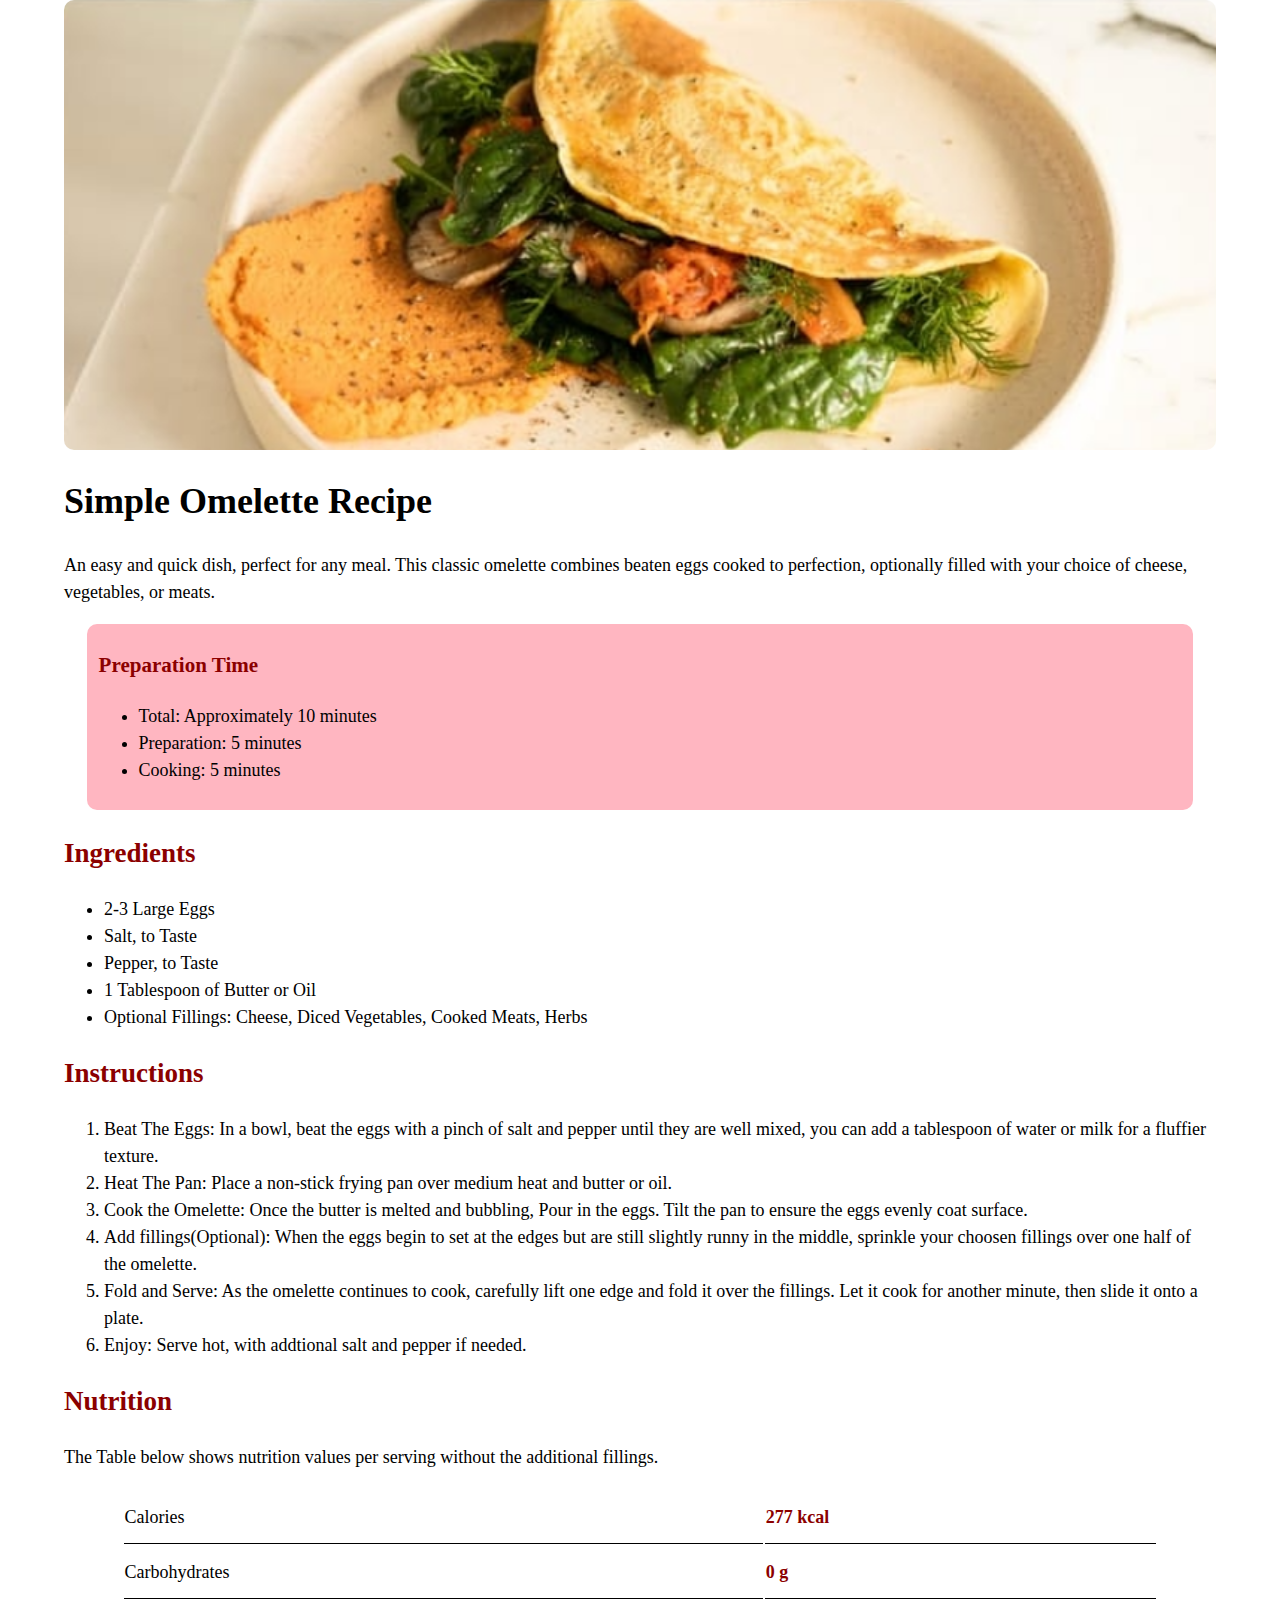
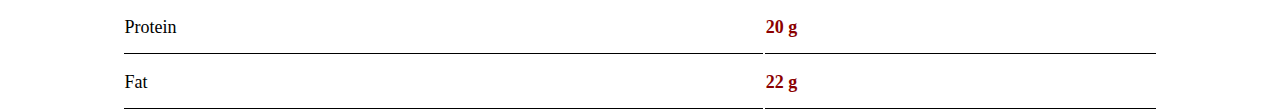
<file: frist_JS/index.html>
<!DOCTYPE html>
<html lang="en">

<head>
    <meta charset="UTF-8">
    <meta name="viewport" content="width=device-width, initial-scale=1.0">
    <title>Document</title>
</head>

<body>




    <script src="main.js"></script>
</body>

</html>
</file>
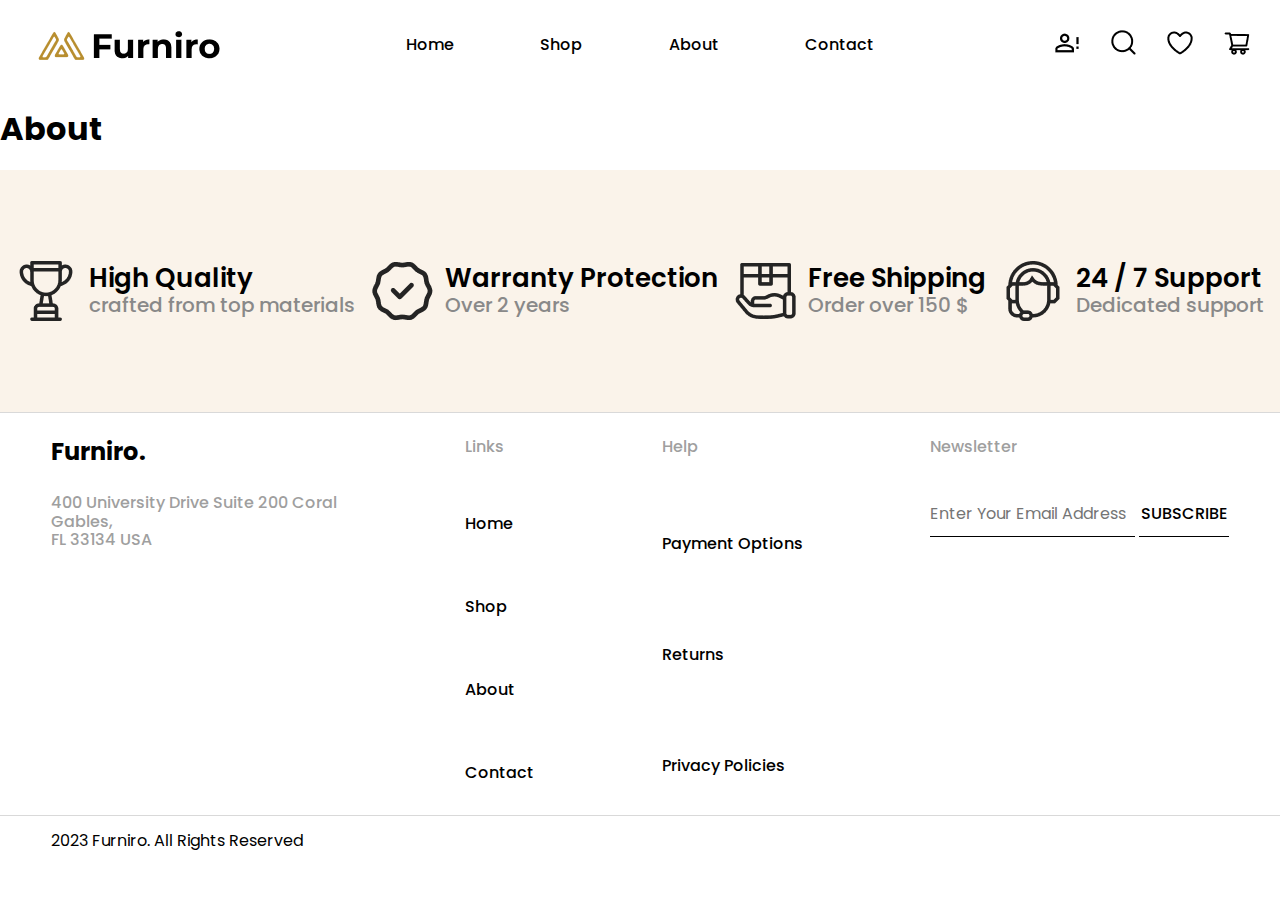
<file: 3- Furniro/about.html>
<!DOCTYPE html>
<html lang="en">

<head>

    <meta charset="UTF-8">
    <meta name="viewport" content="width=device-width, initial-scale=1.0">

    <!-- title and favicon -->
    <title>About Us</title>
    <link rel="shortcut icon" href="media/favicon.png" type="image/x-icon">

    <!-- css, normalize, and fontawesome -->
    <link rel="stylesheet" href="css/about.css">
    <link rel="stylesheet" href="css/normalize.css">
    <link rel="stylesheet" href="css/all.min.css">

    <!-- google fonts -->
    <link rel="preconnect" href="https://fonts.googleapis.com">
    <link rel="preconnect" href="https://fonts.gstatic.com" crossorigin>
    <link
        href="https://fonts.googleapis.com/css2?family=Poppins:ital,wght@0,100;0,200;0,300;0,400;0,500;0,600;0,700;0,800;0,900;1,100;1,200;1,300;1,400;1,500;1,600;1,700;1,800;1,900&display=swap"
        rel="stylesheet">

</head>


<body>
    <!-- navBar section -->
    <nav>

        <a href="home.html"> <img src="media/logo.png" alt=""> </a>


        <div>
            <ul class="nav-links">
                <li><a href="home.html">Home</a></li>
                <li><a href="shop.html">Shop</a></li>
                <li><a href="about.html">About</a></li>
                <li><a href="contact.html">Contact</a></li>
            </ul>
        </div>


        <div class="nav-icons">
            <a href="profile.html"> <img src="media/icon-profile.png" alt=""> </a>
            <a href="profile.html"> <img src="media/icon-search.png" alt=""> </a>
            <a href="cart.html"> <img src="media/icon-heart.png" alt=""> </a>
            <a href="cart.html"> <img src="media/icon-cart.png" alt=""> </a>
        </div>
    </nav>


    <h1>About</h1>



    <!-- foot area which includes banner and footer -->
    <section class="banner">
        <div>
            <img src="media/banner-trophy.png" alt="">
            <div>
                <p>High Quality</p>
                <p>crafted from top materials</p>
            </div>
        </div>


        <div>
            <img src="media/banner-warranty.png" alt="">
            <div>
                <p>Warranty Protection</p>
                <p>Over 2 years</p>
            </div>
        </div>


        <div>
            <img src="media/banner-shipping.png" alt="">
            <div>
                <p>Free Shipping</p>
                <p>Order over 150 $</p>
            </div>
        </div>


        <div>
            <img src="media/banner-customer.png" alt="">
            <div>
                <p>24 / 7 Support</p>
                <p>Dedicated support</p>
            </div>
        </div>
    </section>





    <footer>
        <!-- core div of the footer -->
        <div class="foot-core">
            <div>
                <a href="home.html"> Furniro. </a>
                <div>
                    <p>400 University Drive Suite 200 Coral</p>
                    <p>Gables,</p>
                    <p>FL 33134 USA</p>
                </div>
            </div>


            <div>
                <p>Links</p>
                <a href="home.html">Home</a>
                <a href="shop.html">Shop</a>
                <a href="about.html">About</a>
                <a href="contact.html">Contact</a>
            </div>


            <div>
                <p>Help</p>
                <a href="home.html">Payment Options</a>
                <a href="home.html">Returns</a>
                <a href="home.html">Privacy Policies</a>
            </div>


            <div>
                <p>Newsletter</p>

                <div>
                    <input type="email" name="" id="" placeholder="Enter Your Email Address">

                    <input type="button" value="Subscribe">
                </div>
            </div>
        </div>

        <!-- Rights Reserved div -->
        <div>2023 Furniro. All Rights Reserved</div>
    </footer>

</body>

</html>
</file>
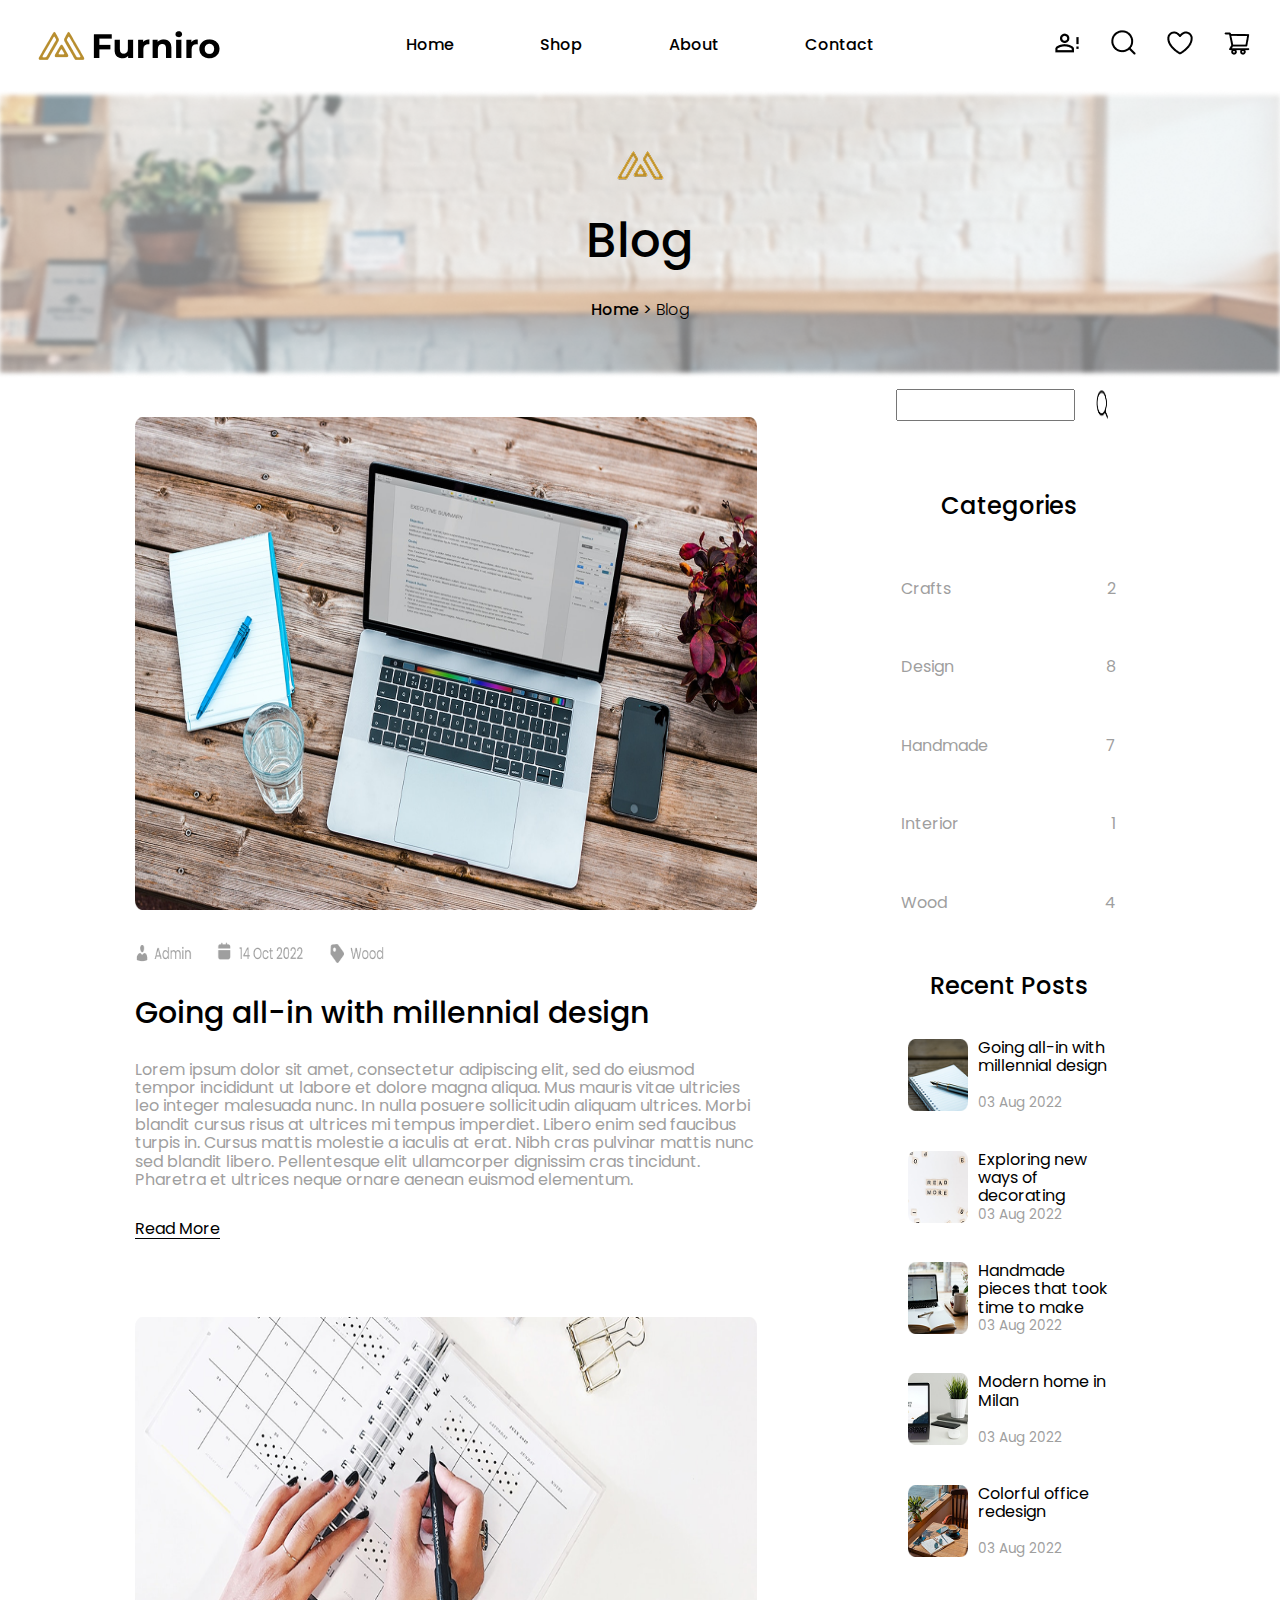
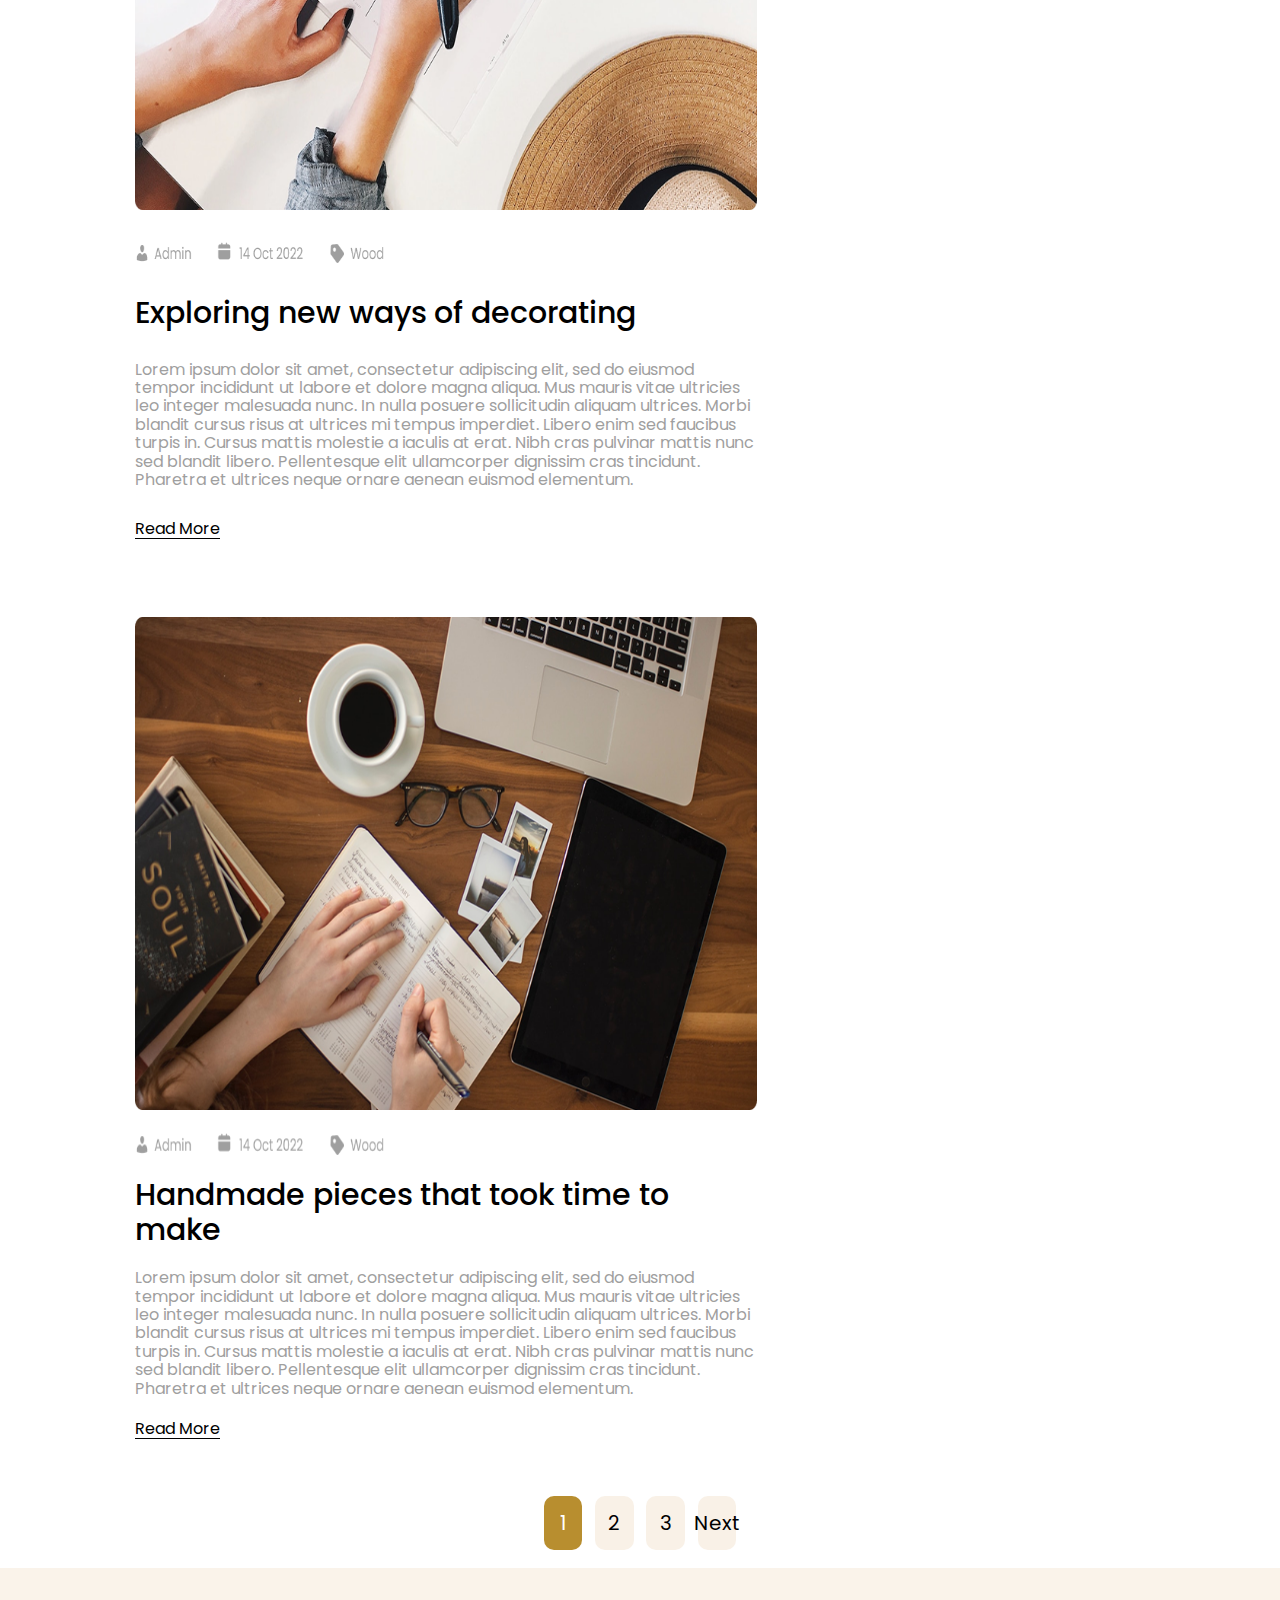
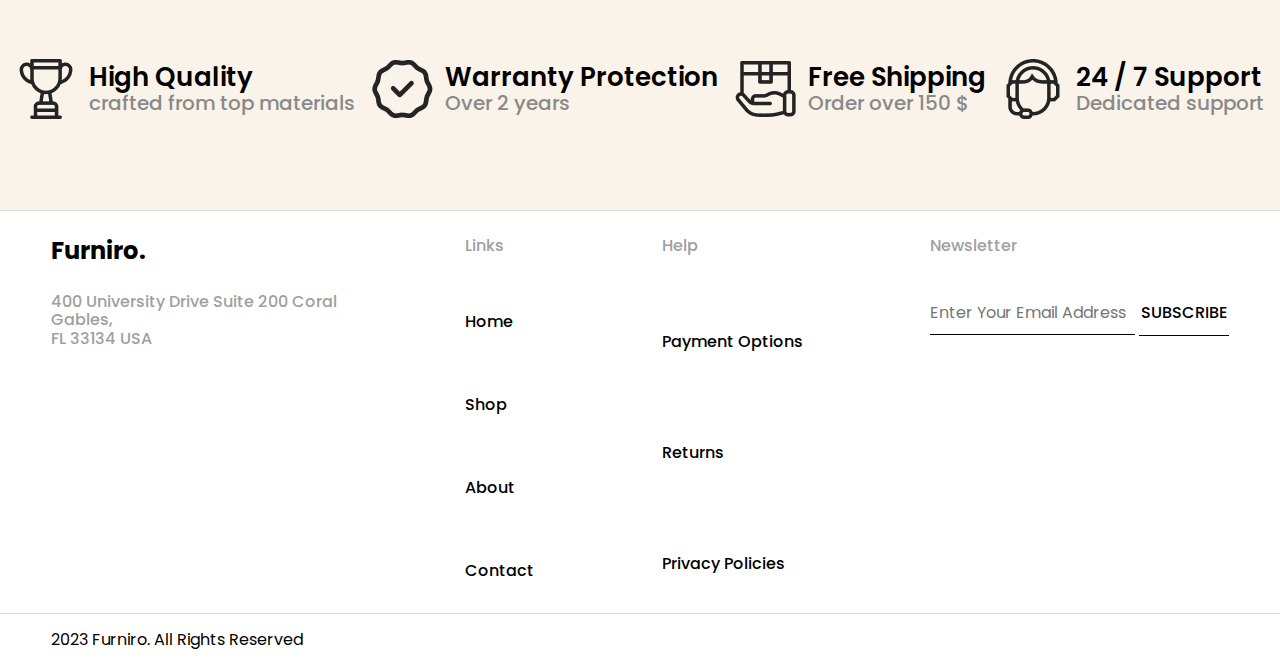
<file: 3- Furniro/blog.html>
<!DOCTYPE html>
<html lang="en">

<head>
    <meta charset="UTF-8">
    <meta name="viewport" content="width=device-width, initial-scale=1.0">

    <!-- title and favicon -->
    <title>Blog</title>
    <link rel="shortcut icon" href="media/favicon.png" type="image/x-icon">

    <!-- css, normalize, and fontawesome -->
    <link rel="stylesheet" href="css/blog.css">
    <link rel="stylesheet" href="css/normalize.css">
    <link rel="stylesheet" href="css/all.min.css">

    <!-- google fonts -->
    <link rel="preconnect" href="https://fonts.googleapis.com">
    <link rel="preconnect" href="https://fonts.gstatic.com" crossorigin>
    <link
        href="https://fonts.googleapis.com/css2?family=Poppins:ital,wght@0,100;0,200;0,300;0,400;0,500;0,600;0,700;0,800;0,900;1,100;1,200;1,300;1,400;1,500;1,600;1,700;1,800;1,900&display=swap"
        rel="stylesheet">

</head>

<body>
    <!-- navBar section -->
    <nav>

        <a href="home.html"> <img src="media/logo.png" alt=""> </a>


        <div>
            <ul class="nav-links">
                <li><a href="home.html">Home</a></li>
                <li><a href="shop.html">Shop</a></li>
                <li><a href="about.html">About</a></li>
                <li><a href="contact.html">Contact</a></li>
            </ul>
        </div>


        <div class="nav-icons">
            <a href="profile.html"> <img src="media/icon-profile.png" alt=""> </a>
            <a href="profile.html"> <img src="media/icon-search.png" alt=""> </a>
            <a href="cart.html"> <img src="media/icon-heart.png" alt=""> </a>
            <a href="cart.html"> <img src="media/icon-cart.png" alt=""> </a>
        </div>
    </nav>

    <!-- ....................................................... -->

    <!-- hero section -->
    <section class="shop-hero">
        <img src="media/favicon.png" alt="">
        <h1>Blog</h1>
        <p> <a href="home.html">Home </a> > <a href="blog.html">Blog</a> </p>
    </section>

    <!-- ....................................................... -->



    <section class="blog-container">

        <!-- main section -->
        <div class="blog-topic">
            <div class="topic-card">
                <img src="media/topic-1.png" alt="">
                <img src="media/Group.png" alt="">

                <h3>Going all-in with millennial design</h3>
                <p>Lorem ipsum dolor sit amet, consectetur adipiscing elit, sed do eiusmod tempor incididunt ut labore
                    et
                    dolore magna aliqua. Mus mauris vitae ultricies leo integer malesuada nunc. In nulla posuere
                    sollicitudin aliquam ultrices. Morbi blandit cursus risus at ultrices mi tempus imperdiet. Libero
                    enim
                    sed faucibus turpis in. Cursus mattis molestie a iaculis at erat. Nibh cras pulvinar mattis nunc sed
                    blandit libero. Pellentesque elit ullamcorper dignissim cras tincidunt. Pharetra et ultrices neque
                    ornare aenean euismod elementum.</p>
                <a href="">Read More</a>
            </div>


            <div class="topic-card">
                <img src="media/topic-2.png" alt="">
                <img src="media/Group.png" alt="">

                <h3>Exploring new ways of decorating</h3>
                <p>Lorem ipsum dolor sit amet, consectetur adipiscing elit, sed do eiusmod tempor incididunt ut labore
                    et
                    dolore magna aliqua. Mus mauris vitae ultricies leo integer malesuada nunc. In nulla posuere
                    sollicitudin aliquam ultrices. Morbi blandit cursus risus at ultrices mi tempus imperdiet. Libero
                    enim
                    sed faucibus turpis in. Cursus mattis molestie a iaculis at erat. Nibh cras pulvinar mattis nunc sed
                    blandit libero. Pellentesque elit ullamcorper dignissim cras tincidunt. Pharetra et ultrices neque
                    ornare aenean euismod elementum.</p>
                <a href="">Read More</a>
            </div>


            <div class="topic-card">
                <img src="media/topic-3.png" alt="">
                <img src="media/Group.png" alt="">

                <h3>Handmade pieces that took time to make</h3>
                <p>Lorem ipsum dolor sit amet, consectetur adipiscing elit, sed do eiusmod tempor incididunt ut labore
                    et
                    dolore magna aliqua. Mus mauris vitae ultricies leo integer malesuada nunc. In nulla posuere
                    sollicitudin aliquam ultrices. Morbi blandit cursus risus at ultrices mi tempus imperdiet. Libero
                    enim
                    sed faucibus turpis in. Cursus mattis molestie a iaculis at erat. Nibh cras pulvinar mattis nunc sed
                    blandit libero. Pellentesque elit ullamcorper dignissim cras tincidunt. Pharetra et ultrices neque
                    ornare aenean euismod elementum.</p>
                <a href="">Read More</a>
            </div>
        </div>

        <!-- sidebar -->
        <div class="blog-aside">
            <div class="search">
                <input type="search" name="" id="">
                <img src="media/icon-search.png" alt="Search Icon">
            </div>

            <div class="category-topics">
                <p>Categories</p>

                <div class="ctg">
                    <p>Crafts</p>
                    <p>2</p>
                </div>

                <div class="ctg">
                    <p>Design</p>
                    <p>8</p>
                </div>

                <div class="ctg">
                    <p>Handmade</p>
                    <p>7</p>
                </div>

                <div class="ctg">
                    <p>Interior</p>
                    <p>1</p>
                </div>

                <div class="ctg">
                    <p>Wood</p>
                    <p>4</p>
                </div>
            </div>



            <div class="recent">
                <p>Recent Posts</p>

                <div class="recent-card">
                    <div> <img src="media/recent-1.png" alt=""> </div>
                    <div>
                        <p>Going all-in with millennial design</p>
                        <p>03 Aug 2022</p>
                    </div>
                </div>

                <div class="recent-card">
                    <div> <img src="media/recent-2.png" alt=""> </div>
                    <div>
                        <p>Exploring new ways of decorating</p>
                        <p>03 Aug 2022</p>
                    </div>
                </div>

                <div class="recent-card">
                    <div> <img src="media/recent-3.png" alt=""> </div>
                    <div>
                        <p>Handmade pieces that took time to make</p>
                        <p>03 Aug 2022</p>
                    </div>
                </div>

                <div class="recent-card">
                    <div> <img src="media/recent-4.png" alt=""> </div>
                    <div>
                        <p>Modern home in Milan</p>
                        <p>03 Aug 2022</p>
                    </div>
                </div>

                <div class="recent-card">
                    <div> <img src="media/recent-5.png" alt=""> </div>
                    <div>
                        <p>Colorful office redesign</p>
                        <p>03 Aug 2022</p>
                    </div>
                </div>


            </div>

        </div>
    </section>


    <div class="pages">
        <a href="shop.html">1</a>
        <a href="shop.html">2</a>
        <a href="shop.html">3</a>
        <a href="shop.html">Next</a>
    </div>







    <!-- ....................................................... -->
    <!-- foot area which includes banner and footer -->
    <section class="banner">
        <div>
            <img src="media/banner-trophy.png" alt="">
            <div>
                <p>High Quality</p>
                <p>crafted from top materials</p>
            </div>
        </div>


        <div>
            <img src="media/banner-warranty.png" alt="">
            <div>
                <p>Warranty Protection</p>
                <p>Over 2 years</p>
            </div>
        </div>


        <div>
            <img src="media/banner-shipping.png" alt="">
            <div>
                <p>Free Shipping</p>
                <p>Order over 150 $</p>
            </div>
        </div>


        <div>
            <img src="media/banner-customer.png" alt="">
            <div>
                <p>24 / 7 Support</p>
                <p>Dedicated support</p>
            </div>
        </div>
    </section>





    <footer>
        <!-- core div of the footer -->
        <div class="foot-core">
            <div>
                <a href="home.html"> Furniro. </a>
                <div>
                    <p>400 University Drive Suite 200 Coral</p>
                    <p>Gables,</p>
                    <p>FL 33134 USA</p>
                </div>
            </div>


            <div>
                <p>Links</p>
                <a href="home.html">Home</a>
                <a href="shop.html">Shop</a>
                <a href="about.html">About</a>
                <a href="contact.html">Contact</a>
            </div>


            <div>
                <p>Help</p>
                <a href="home.html">Payment Options</a>
                <a href="home.html">Returns</a>
                <a href="home.html">Privacy Policies</a>
            </div>


            <div>
                <p>Newsletter</p>

                <div>
                    <input type="email" name="" id="" placeholder="Enter Your Email Address">

                    <input type="button" value="Subscribe">
                </div>
            </div>
        </div>

        <!-- Rights Reserved div -->
        <div>2023 Furniro. All Rights Reserved</div>
    </footer>

</body>

</html>
</file>
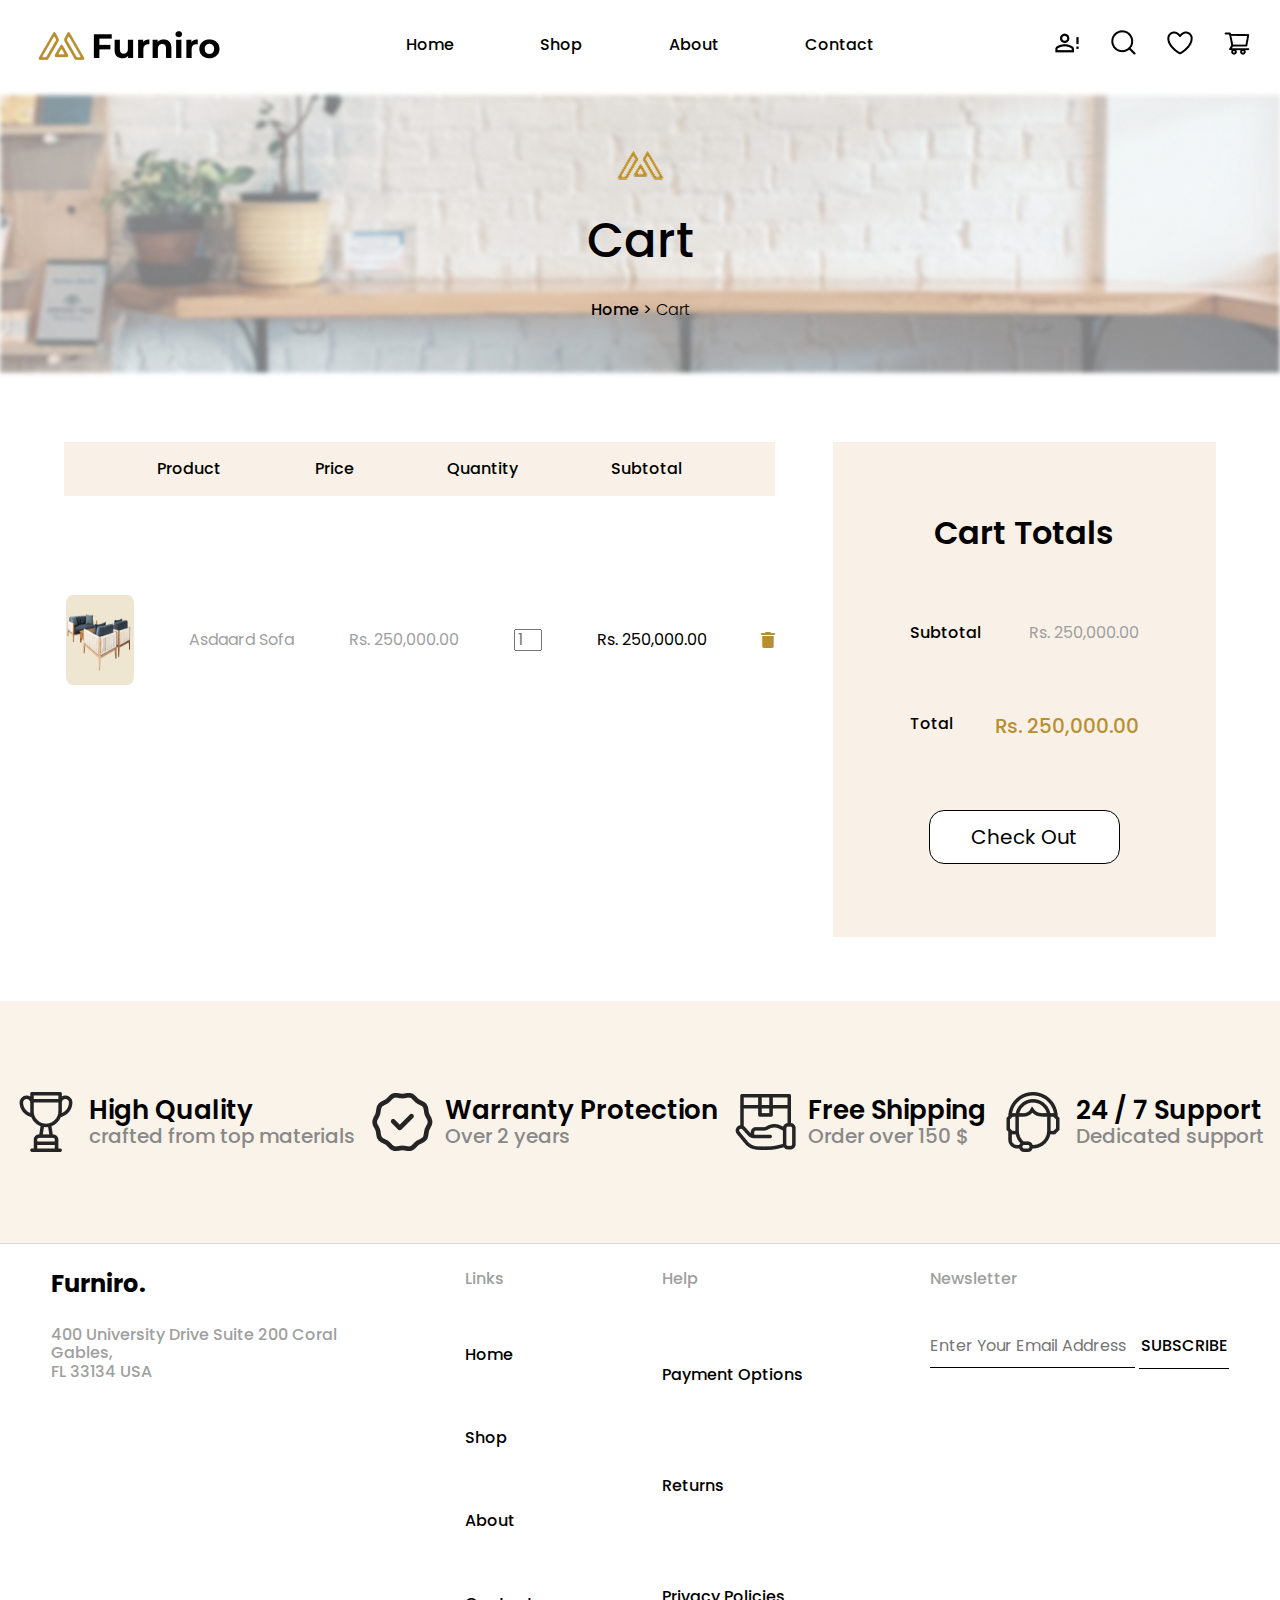
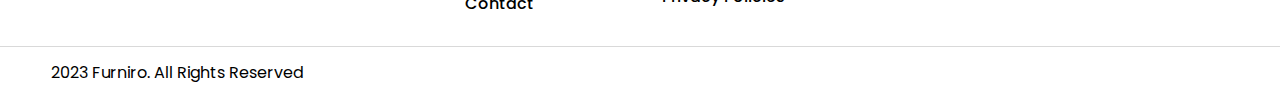
<file: 3- Furniro/cart.html>
<!DOCTYPE html>
<html lang="en">

<head>

    <meta charset="UTF-8">
    <meta name="viewport" content="width=device-width, initial-scale=1.0">

    <!-- title and favicon -->
    <title>Cart</title>
    <link rel="shortcut icon" href="media/favicon.png" type="image/x-icon">

    <!-- css, normalize, and fontawesome -->
    <link rel="stylesheet" href="css/cart.css">
    <link rel="stylesheet" href="css/normalize.css">
    <link rel="stylesheet" href="css/all.min.css">

    <!-- google fonts -->
    <link rel="preconnect" href="https://fonts.googleapis.com">
    <link rel="preconnect" href="https://fonts.gstatic.com" crossorigin>
    <link
        href="https://fonts.googleapis.com/css2?family=Poppins:ital,wght@0,100;0,200;0,300;0,400;0,500;0,600;0,700;0,800;0,900;1,100;1,200;1,300;1,400;1,500;1,600;1,700;1,800;1,900&display=swap"
        rel="stylesheet">

</head>

<body>
    <!-- navBar section -->
    <nav>

        <a href="home.html"> <img src="media/logo.png" alt=""> </a>


        <div>
            <ul class="nav-links">
                <li><a href="home.html">Home</a></li>
                <li><a href="shop.html">Shop</a></li>
                <li><a href="about.html">About</a></li>
                <li><a href="contact.html">Contact</a></li>
            </ul>
        </div>


        <div class="nav-icons">
            <a href="profile.html"> <img src="media/icon-profile.png" alt=""> </a>
            <a href="profile.html"> <img src="media/icon-search.png" alt=""> </a>
            <a href="cart.html"> <img src="media/icon-heart.png" alt=""> </a>
            <a href="cart.html"> <img src="media/icon-cart.png" alt=""> </a>
        </div>
    </nav>

    <!-- ....................................................... -->

    <!-- hero section -->
    <section class="shop-hero">
        <img src="media/favicon.png" alt="">
        <h1>Cart</h1>
        <p> <a href="home.html">Home </a> > <a href="cart.html">Cart</a> </p>
    </section>

    <!-- ....................................................... -->

    <section class="cart-container">

        <div class="items">
            <div>
                <p>Product</p>
                <p>Price</p>
                <p>Quantity</p>
                <p>Subtotal</p>
            </div>


            <div>
                <img src="media/cart-1.png" alt="">
                <p>Asdaard Sofa</p>
                <p>Rs. 250,000.00</p>
                <input type="number" placeholder="1">
                <p>Rs. 250,000.00</p>
                <i class="fa-solid fa-trash"></i>
            </div>
        </div>


        <!-- cart totals -->
        <div class="totals">
            <p>Cart Totals</p>
            <p>Subtotal <span>Rs. 250,000.00</span></p>
            <p>Total <span>Rs. 250,000.00</span></p>
            <a href="checkout.html">Check Out</a>
        </div>
    </section>









    <!-- ....................................................... -->
    <!-- foot area which includes banner and footer -->
    <section class="banner">
        <div>
            <img src="media/banner-trophy.png" alt="">
            <div>
                <p>High Quality</p>
                <p>crafted from top materials</p>
            </div>
        </div>


        <div>
            <img src="media/banner-warranty.png" alt="">
            <div>
                <p>Warranty Protection</p>
                <p>Over 2 years</p>
            </div>
        </div>


        <div>
            <img src="media/banner-shipping.png" alt="">
            <div>
                <p>Free Shipping</p>
                <p>Order over 150 $</p>
            </div>
        </div>


        <div>
            <img src="media/banner-customer.png" alt="">
            <div>
                <p>24 / 7 Support</p>
                <p>Dedicated support</p>
            </div>
        </div>
    </section>





    <footer>
        <!-- core div of the footer -->
        <div class="foot-core">
            <div>
                <a href="home.html"> Furniro. </a>
                <div>
                    <p>400 University Drive Suite 200 Coral</p>
                    <p>Gables,</p>
                    <p>FL 33134 USA</p>
                </div>
            </div>


            <div>
                <p>Links</p>
                <a href="home.html">Home</a>
                <a href="shop.html">Shop</a>
                <a href="about.html">About</a>
                <a href="contact.html">Contact</a>
            </div>


            <div>
                <p>Help</p>
                <a href="home.html">Payment Options</a>
                <a href="home.html">Returns</a>
                <a href="home.html">Privacy Policies</a>
            </div>


            <div>
                <p>Newsletter</p>

                <div>
                    <input type="email" name="" id="" placeholder="Enter Your Email Address">

                    <input type="button" value="Subscribe">
                </div>
            </div>
        </div>

        <!-- Rights Reserved div -->
        <div>2023 Furniro. All Rights Reserved</div>
    </footer>

</body>

</html>
</file>
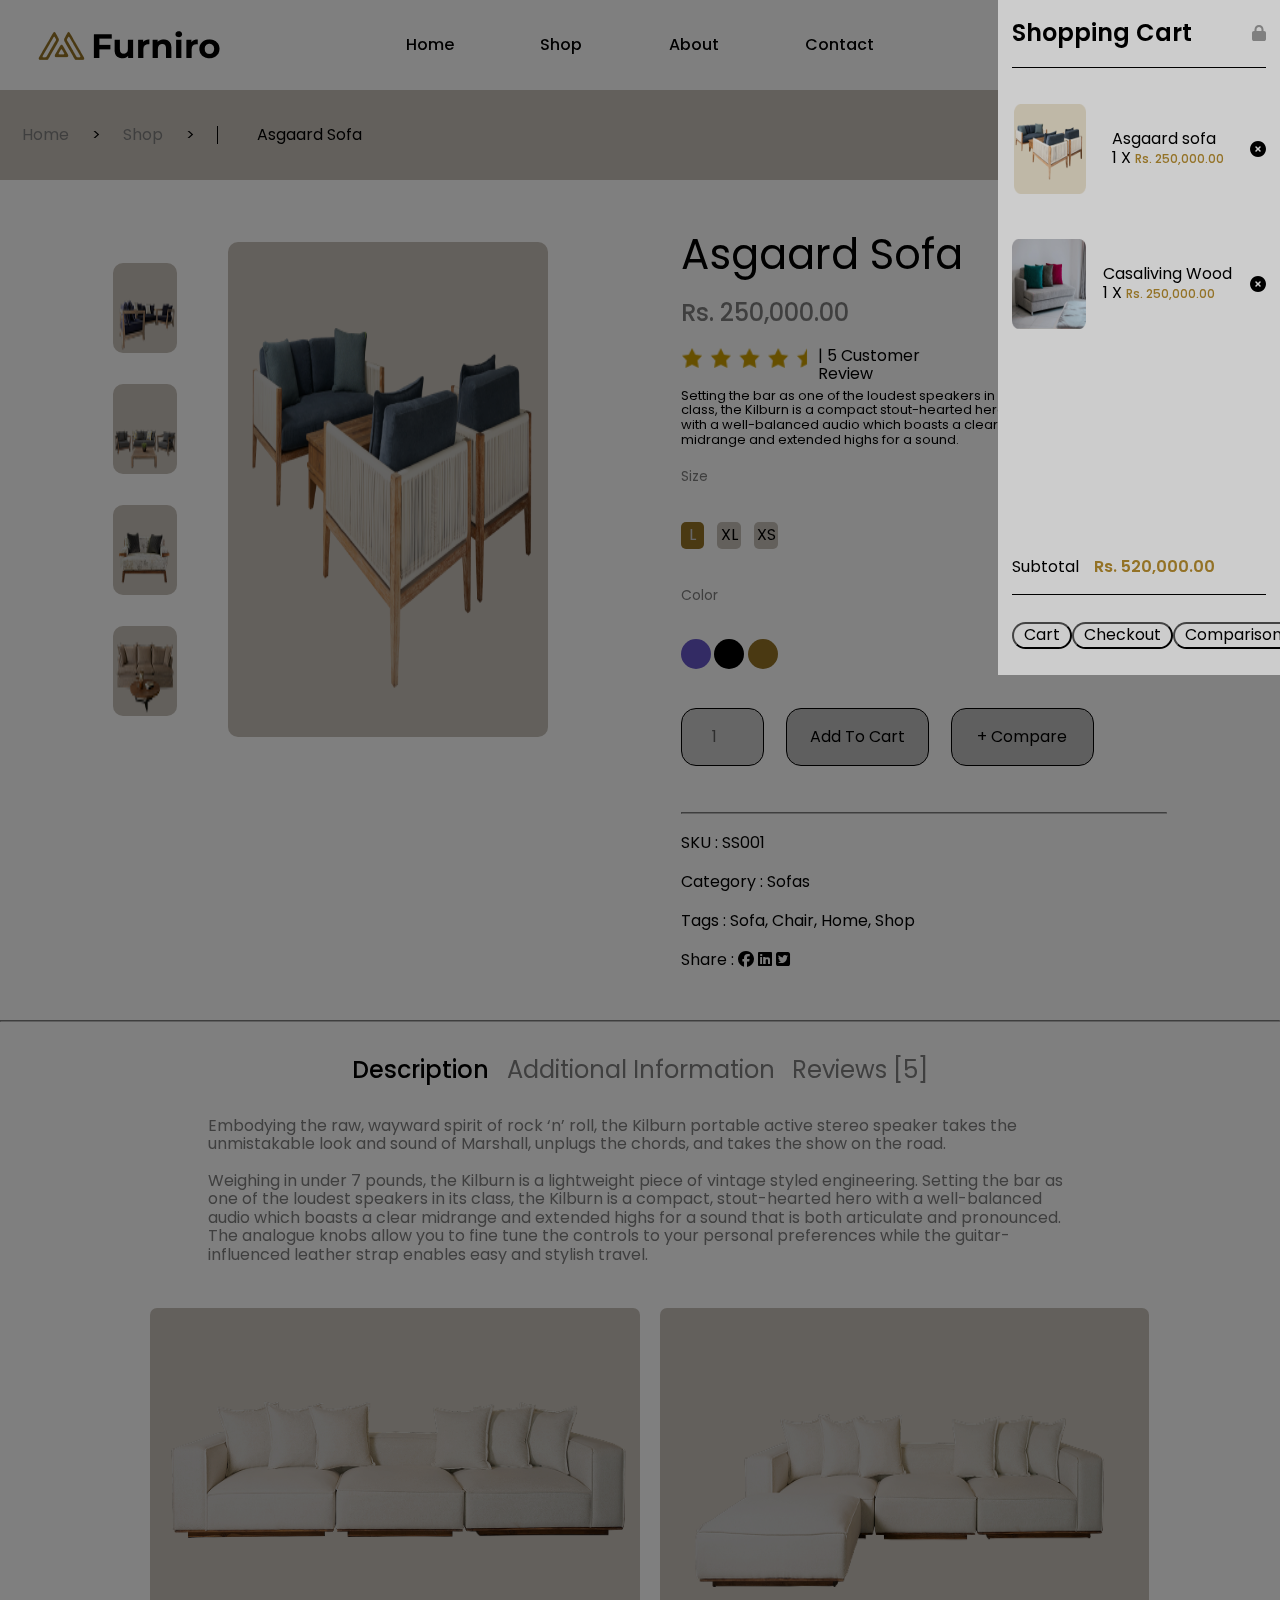
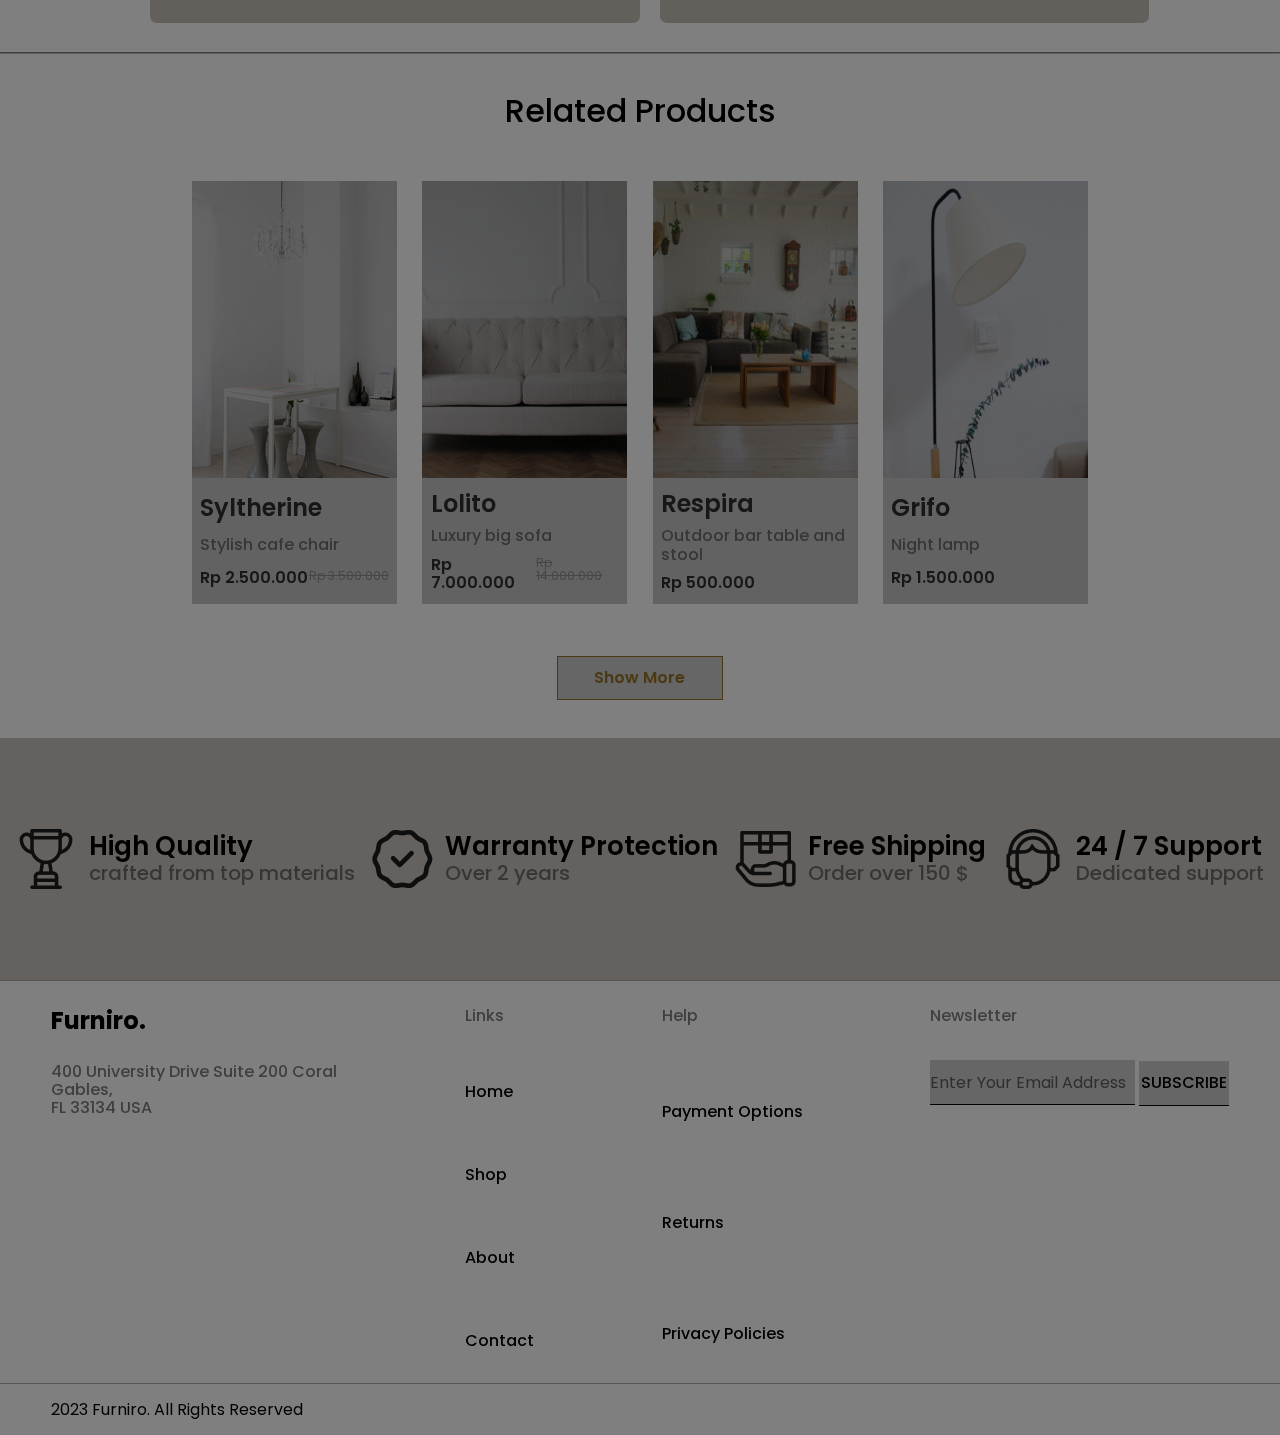
<file: 3- Furniro/cartSidebar.html>
<!DOCTYPE html>
<html lang="en">

<head>

    <meta charset="UTF-8">
    <meta name="viewport" content="width=device-width, initial-scale=1.0">

    <!-- title and favicon -->
    <title>Cart</title>
    <link rel="shortcut icon" href="media/favicon.png" type="image/x-icon">

    <!-- css, normalize, and fontawesome -->
    <link rel="stylesheet" href="css/cartSidebar.css">
    <link rel="stylesheet" href="css/normalize.css">
    <link rel="stylesheet" href="css/all.min.css">

    <!-- google fonts -->
    <link rel="preconnect" href="https://fonts.googleapis.com">
    <link rel="preconnect" href="https://fonts.gstatic.com" crossorigin>
    <link
        href="https://fonts.googleapis.com/css2?family=Poppins:ital,wght@0,100;0,200;0,300;0,400;0,500;0,600;0,700;0,800;0,900;1,100;1,200;1,300;1,400;1,500;1,600;1,700;1,800;1,900&display=swap"
        rel="stylesheet">


</head>

<body>

    <div class="overlay"></div>

    <div class="cart-container">
        <div class="items">
            <div>
                <h4>Shopping Cart</h4>
                <i class="fa-solid fa-lock"></i>
            </div>


            <div>
                <img src="media/cart-1.png" alt="">

                <div>
                    <p>Asgaard sofa</p>
                    <p>1 X <span>Rs. 250,000.00 </span></p>
                </div>

                <i class="fa-solid fa-circle-xmark"></i>
            </div>


            <div>
                <img src="media/cart-2.png" alt="">

                <div>
                    <p>Casaliving Wood</p>
                    <p>1 X <span>Rs. 250,000.00 </span></p>
                </div>

                <i class="fa-solid fa-circle-xmark"></i>
            </div>

        </div>




        <!-- 2th div of cart card  -->
        <div class="cart-total">
            <div>
                <p>Subtotal</p>
                <p>Rs. 520,000.00</p>
            </div>

            <div>
                <button> <a href="cart.html"> Cart </a></button>
                <button> <a href="checkout.html"> Checkout </a></button>
                <button> <a href="Comparison.html"> Comparison </button></a>
            </div>
        </div>

    </div>







    <!-- navBar section -->
    <nav>

        <a href="home.html"> <img src="media/logo.png" alt=""> </a>


        <div>
            <ul class="nav-links">
                <li><a href="home.html">Home</a></li>
                <li><a href="shop.html">Shop</a></li>
                <li><a href="about.html">About</a></li>
                <li><a href="contact.html">Contact</a></li>
            </ul>
        </div>


        <div class="nav-icons">
            <a href="profile.html"> <img src="media/icon-profile.png" alt=""> </a>
            <a href="profile.html"> <img src="media/icon-search.png" alt=""> </a>
            <a href="cart.html"> <img src="media/icon-heart.png" alt=""> </a>
            <a href="cart.html"> <img src="media/icon-cart.png" alt=""> </a>
        </div>
    </nav>
    <!-- ....................................................... -->

    <div class="filter">
        <div>
            <a href="home.html">Home</a> >
            <a href="shop.html">Shop</a> >
            <span>Asgaard Sofa</span>
        </div>
    </div>




    <section class="product">

        <!-- pictures div -->
        <div class="pic-container">
            <div> <img src="media/sofa-1.png" alt=""> </div>
            <div> <img src="media/sofa-2.png" alt=""> </div>
            <div> <img src="media/sofa-3.png" alt=""> </div>
            <div> <img src="media/sofa-4.png" alt=""> </div>
            <div> <img src="media/sofa-5.png" alt=""> </div>
        </div>

        <!-- text div -->
        <div class="text-container">
            <h3>Asgaard Sofa</h3>
            <p>Rs. 250,000.00</p>

            <div class="stars">
                <img src="media/stars.png" alt="">
                <p>| 5 Customer Review</p>
            </div>

            <p> Setting the bar as one of the loudest speakers in its class, the Kilburn is a compact stout-hearted hero
                with a well-balanced audio which boasts a clear midrange and extended highs for a sound.
            </p>

            <p>Size</p>

            <div class="size">
                <button>L</button>
                <button>XL</button>
                <button>XS</button>
            </div>


            <p>Color</p>

            <div class="sofa-color">
                <button></button>
                <button></button>
                <button></button>
            </div>

            <div class="buttons-area">
                <input type="number" name="" id="" placeholder="1">
                <button>Add To Cart </button>
                <button>+ Compare</button>
            </div>

            <hr>

            <div class="serial">
                <p>SKU : SS001</p>
                <p>Category : Sofas</p>
                <p>Tags : Sofa, Chair, Home, Shop</p>

                <p>Share :
                    <i class="fa-brands fa-facebook"></i>
                    <i class="fa-brands fa-linkedin"></i>
                    <i class="fa-brands fa-square-twitter"></i>
                </p>
            </div>
        </div>
    </section>
    <hr>




    <!-- description section -->
    <section class="description">
        <div>
            <p>Description</p>
            <p>Additional Information</p>
            <p>Reviews [5]</p>
        </div>


        <div>
            <p>Embodying the raw, wayward spirit of rock ‘n’ roll, the Kilburn portable active stereo speaker takes the
                unmistakable look and sound of Marshall, unplugs the chords, and takes the show on the road.</p><br>
            <p>Weighing in under 7 pounds, the Kilburn is a lightweight piece of vintage styled engineering. Setting the
                bar as one of the loudest speakers in its class, the Kilburn is a compact, stout-hearted hero with a
                well-balanced audio which boasts a clear midrange and extended highs for a sound that is both articulate
                and pronounced. The analogue knobs allow you to fine tune the controls to your personal preferences
                while the guitar-influenced leather strap enables easy and stylish travel.</p>
        </div>


        <div>
            <img src="media/sofa-des1.png" alt="">
            <img src="media/sofa-des2.png" alt="">
        </div>
    </section>
    <hr>
    <!-- ....................................................... -->

    <!-- related products section -->
    <section class="products">
        <p>Related Products</p>

        <!-- cards container -->
        <div class="products-container">
            <div class="card"><a href="shop.html">
                    <div> <img src="media/pro-sylth.png" alt=""> </div>

                    <div>
                        <p>Syltherine</p>
                        <p>Stylish cafe chair</p>

                        <div>
                            <p>Rp 2.500.000</p>
                            <p>Rp 3.500.000</p>
                        </div>
                    </div>
                </a></div>



            <div class="card"><a href="shop.html">
                    <div><img src="media/pro-lolito.png" alt=""> </div>

                    <div>
                        <p>Lolito</p>
                        <p>Luxury big sofa</p>

                        <div>
                            <p>Rp 7.000.000</p>
                            <p>Rp 14.000.000</p>
                        </div>
                    </div>
                </a></div>


            <div class="card"><a href="shop.html">
                    <div> <img src="media/pro-respira.png" alt=""> </div>

                    <div>
                        <p>Respira</p>
                        <p>Outdoor bar table and stool</p>

                        <div>
                            <p>Rp 500.000</p>
                        </div>
                    </div>
                </a></div>


            <div class="card"><a href="shop.html">
                    <div> <img src="media/pro-grifo.png" alt=""> </div>

                    <div>
                        <p>Grifo</p>
                        <p>Night lamp</p>

                        <div>
                            <p>Rp 1.500.000</p>
                        </div>
                    </div>
                </a></div>

        </div>

        <a href="shop.html">Show More</a>

    </section>





    <!-- ....................................................... -->

    <!-- foot area which includes banner and footer -->
    <section class="banner">
        <div>
            <img src="media/banner-trophy.png" alt="">
            <div>
                <p>High Quality</p>
                <p>crafted from top materials</p>
            </div>
        </div>


        <div>
            <img src="media/banner-warranty.png" alt="">
            <div>
                <p>Warranty Protection</p>
                <p>Over 2 years</p>
            </div>
        </div>


        <div>
            <img src="media/banner-shipping.png" alt="">
            <div>
                <p>Free Shipping</p>
                <p>Order over 150 $</p>
            </div>
        </div>


        <div>
            <img src="media/banner-customer.png" alt="">
            <div>
                <p>24 / 7 Support</p>
                <p>Dedicated support</p>
            </div>
        </div>
    </section>





    <footer>
        <!-- core div of the footer -->
        <div class="foot-core">
            <div>
                <a href="home.html"> Furniro. </a>
                <div>
                    <p>400 University Drive Suite 200 Coral</p>
                    <p>Gables,</p>
                    <p>FL 33134 USA</p>
                </div>
            </div>


            <div>
                <p>Links</p>
                <a href="home.html">Home</a>
                <a href="shop.html">Shop</a>
                <a href="about.html">About</a>
                <a href="contact.html">Contact</a>
            </div>


            <div>
                <p>Help</p>
                <a href="home.html">Payment Options</a>
                <a href="home.html">Returns</a>
                <a href="home.html">Privacy Policies</a>
            </div>


            <div>
                <p>Newsletter</p>

                <div>
                    <input type="email" name="" id="" placeholder="Enter Your Email Address">

                    <input type="button" value="Subscribe">
                </div>
            </div>
        </div>

        <!-- Rights Reserved div -->
        <div>2023 Furniro. All Rights Reserved</div>
    </footer>

</body>

</html>
</file>
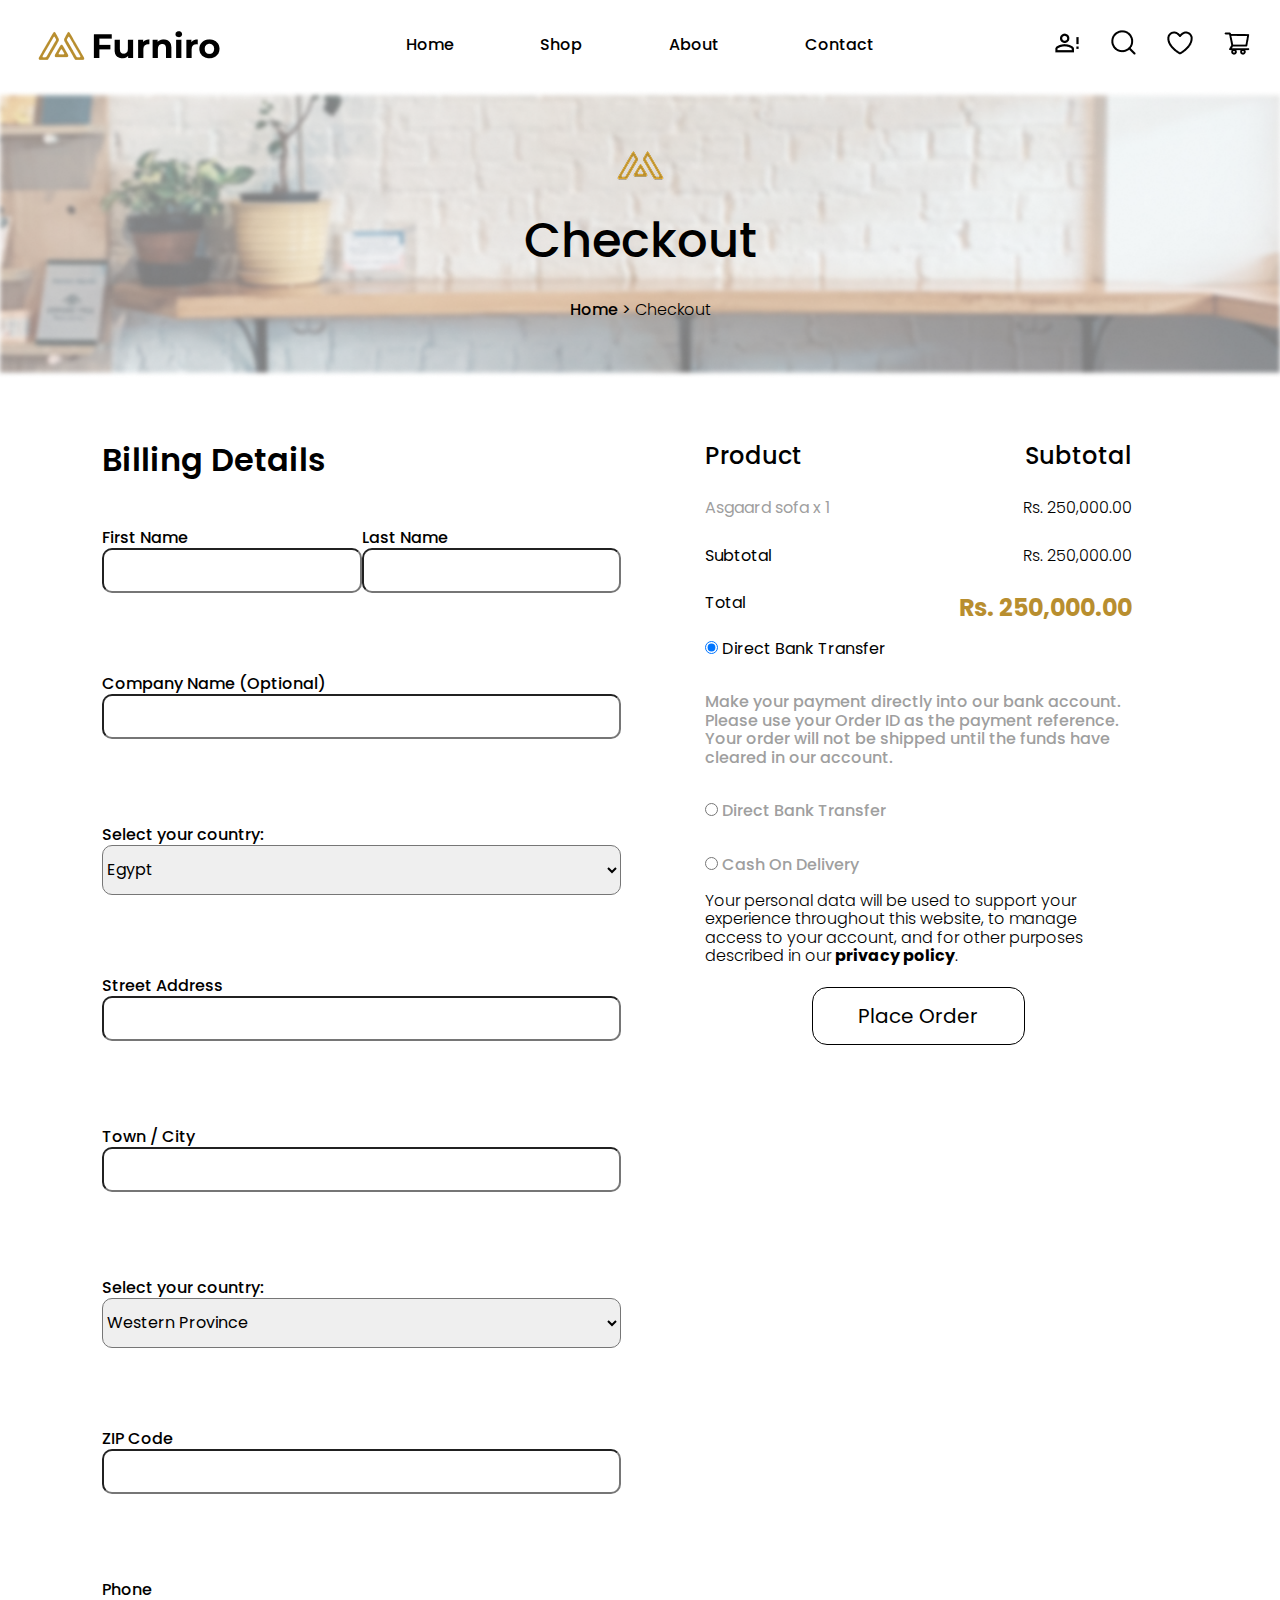
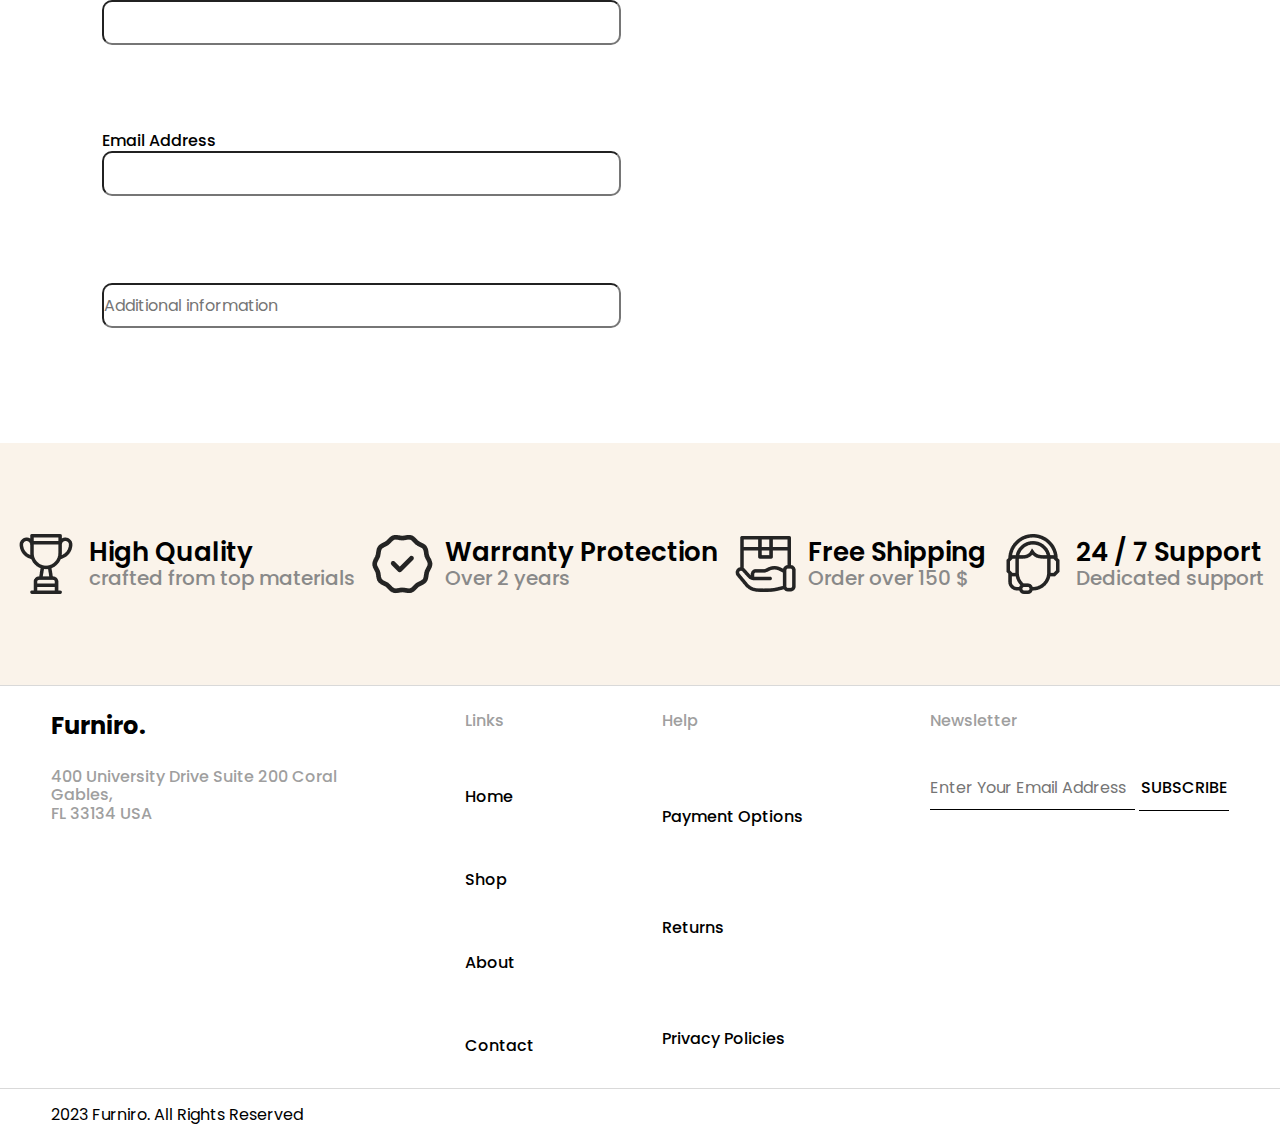
<file: 3- Furniro/checkout.html>
<!DOCTYPE html>
<html lang="en">

<head>
    <meta charset="UTF-8">
    <meta name="viewport" content="width=device-width, initial-scale=1.0">

    <!-- title and favicon -->
    <title>Checkout</title>
    <link rel="shortcut icon" href="media/favicon.png" type="image/x-icon">

    <!-- css, normalize, and fontawesome -->
    <link rel="stylesheet" href="css/checkout.css">
    <link rel="stylesheet" href="css/normalize.css">
    <link rel="stylesheet" href="css/all.min.css">

    <!-- google fonts -->
    <link rel="preconnect" href="https://fonts.googleapis.com">
    <link rel="preconnect" href="https://fonts.gstatic.com" crossorigin>
    <link
        href="https://fonts.googleapis.com/css2?family=Poppins:ital,wght@0,100;0,200;0,300;0,400;0,500;0,600;0,700;0,800;0,900;1,100;1,200;1,300;1,400;1,500;1,600;1,700;1,800;1,900&display=swap"
        rel="stylesheet">
</head>

<body>
    <!-- navBar section -->
    <nav>

        <a href="home.html"> <img src="media/logo.png" alt=""> </a>


        <div>
            <ul class="nav-links">
                <li><a href="home.html">Home</a></li>
                <li><a href="shop.html">Shop</a></li>
                <li><a href="about.html">About</a></li>
                <li><a href="contact.html">Contact</a></li>
            </ul>
        </div>


        <div class="nav-icons">
            <a href="profile.html"> <img src="media/icon-profile.png" alt=""> </a>
            <a href="profile.html"> <img src="media/icon-search.png" alt=""> </a>
            <a href="cart.html"> <img src="media/icon-heart.png" alt=""> </a>
            <a href="cart.html"> <img src="media/icon-cart.png" alt=""> </a>
        </div>
    </nav>

    <!-- ....................................................... -->

    <!-- hero section -->
    <section class="shop-hero">
        <img src="media/favicon.png" alt="">
        <h1>Checkout</h1>
        <p> <a href="home.html">Home </a> > <a href="checkout.html">Checkout</a> </p>
    </section>

    <!-- ....................................................... -->

    <section class="checkout-container">

        <!-- Billing Details form -->
        <div class="billing-form">
            <p>Billing Details</p>


            <form action="">
                <div>
                    <div>
                        <label for="f-name">First Name</label>
                        <input type="text" name="" id="f-name">
                    </div>

                    <div>
                        <label for="l-name">Last Name</label>
                        <input type="text" name="" id="l-name">
                    </div>
                </div>

                <div>
                    <label for="c-name">Company Name (Optional)</label>
                    <input type="text" name="" id="c-name">
                </div>



                <div>
                    <label for="country">Select your country:</label>
                    <select id="country" name="country">
                        <option value="EG">Egypt</option>
                        <option value="SA">Saudi Arabia</option>
                        <option value="AE">United Arab Emirates</option>
                        <option value="QA">Qatar</option>
                        <option value="KW">Kuwait</option>
                        <option value="US">United States</option>
                        <option value="GB">United Kingdom</option>
                        <option value="CA">Canada</option>
                        <option value="DE">Germany</option>
                        <option value="FR">France</option>
                    </select>
                </div>

                <div>
                    <label for="address">Street Address</label>
                    <input type="text" name="" id="address">
                </div>

                <div>
                    <label for="tc">Town / City</label>
                    <input type="text" name="" id="tc">
                </div>

                <div>
                    <label for="province">Select your country:</label>
                    <select id="province" name="country">
                        <option value="EG">Western Province</option>
                        <option value="SA">Eastern Province</option>
                    </select>
                </div>

                <div>
                    <label for="zip">ZIP Code</label>
                    <input type="number" id="zip">
                </div>

                <div>
                    <label for="phone">Phone</label>
                    <input type="number" name="" id="phone">
                </div>

                <div>
                    <label for="mail">Email Address</label>
                    <input type="email" name="" id="mail">
                </div>

                <input type="email" placeholder="Additional information">
            </form>


        </div>

        <!-- recipet div -->
        <div class="total">

            <div class="bill-info">
                <div>
                    <P>Product</P>
                    <P>Subtotal</P>
                </div>

                <div>
                    <P>Asgaard sofa <span>x 1</span></P>
                    <P>Rs. 250,000.00</P>
                </div>

                <div>
                    <P>Subtotal</P>
                    <P>Rs. 250,000.00</P>
                </div>

                <div>
                    <P>Total</P>
                    <P>Rs. 250,000.00</P>
                </div>
            </div>

            <div class="payment-method">
                <div> <input type="radio" name="payment-method" id="bank-transfer" checked> Direct Bank Transfer</div>


                <p>
                    Make your payment directly into our bank account. Please use your Order ID as the payment reference.
                    Your order will not be shipped until the funds have cleared in our account.
                </p>

                <div>
                    <input type="radio" name="payment-method"> Direct Bank Transfer
                </div>

                <div>
                    <input type="radio" name="payment-method"> Cash On Delivery
                </div>

            </div>


            <p>
                Your personal data will be used to support your experience throughout this website, to manage access
                to your account, and for other purposes described in our <a href="">privacy policy</a>.
            </p>

            <a href="cart.html">Place Order</a>
        </div>

    </section>
































    <!-- ....................................................... -->
    <!-- foot area which includes banner and footer -->
    <section class="banner">
        <div>
            <img src="media/banner-trophy.png" alt="">
            <div>
                <p>High Quality</p>
                <p>crafted from top materials</p>
            </div>
        </div>


        <div>
            <img src="media/banner-warranty.png" alt="">
            <div>
                <p>Warranty Protection</p>
                <p>Over 2 years</p>
            </div>
        </div>


        <div>
            <img src="media/banner-shipping.png" alt="">
            <div>
                <p>Free Shipping</p>
                <p>Order over 150 $</p>
            </div>
        </div>


        <div>
            <img src="media/banner-customer.png" alt="">
            <div>
                <p>24 / 7 Support</p>
                <p>Dedicated support</p>
            </div>
        </div>
    </section>





    <footer>
        <!-- core div of the footer -->
        <div class="foot-core">
            <div>
                <a href="home.html"> Furniro. </a>
                <div>
                    <p>400 University Drive Suite 200 Coral</p>
                    <p>Gables,</p>
                    <p>FL 33134 USA</p>
                </div>
            </div>


            <div>
                <p>Links</p>
                <a href="home.html">Home</a>
                <a href="shop.html">Shop</a>
                <a href="about.html">About</a>
                <a href="contact.html">Contact</a>
            </div>


            <div>
                <p>Help</p>
                <a href="home.html">Payment Options</a>
                <a href="home.html">Returns</a>
                <a href="home.html">Privacy Policies</a>
            </div>


            <div>
                <p>Newsletter</p>

                <div>
                    <input type="email" name="" id="" placeholder="Enter Your Email Address">

                    <input type="button" value="Subscribe">
                </div>
            </div>
        </div>

        <!-- Rights Reserved div -->
        <div>2023 Furniro. All Rights Reserved</div>
    </footer>
</body>

</html>
</file>
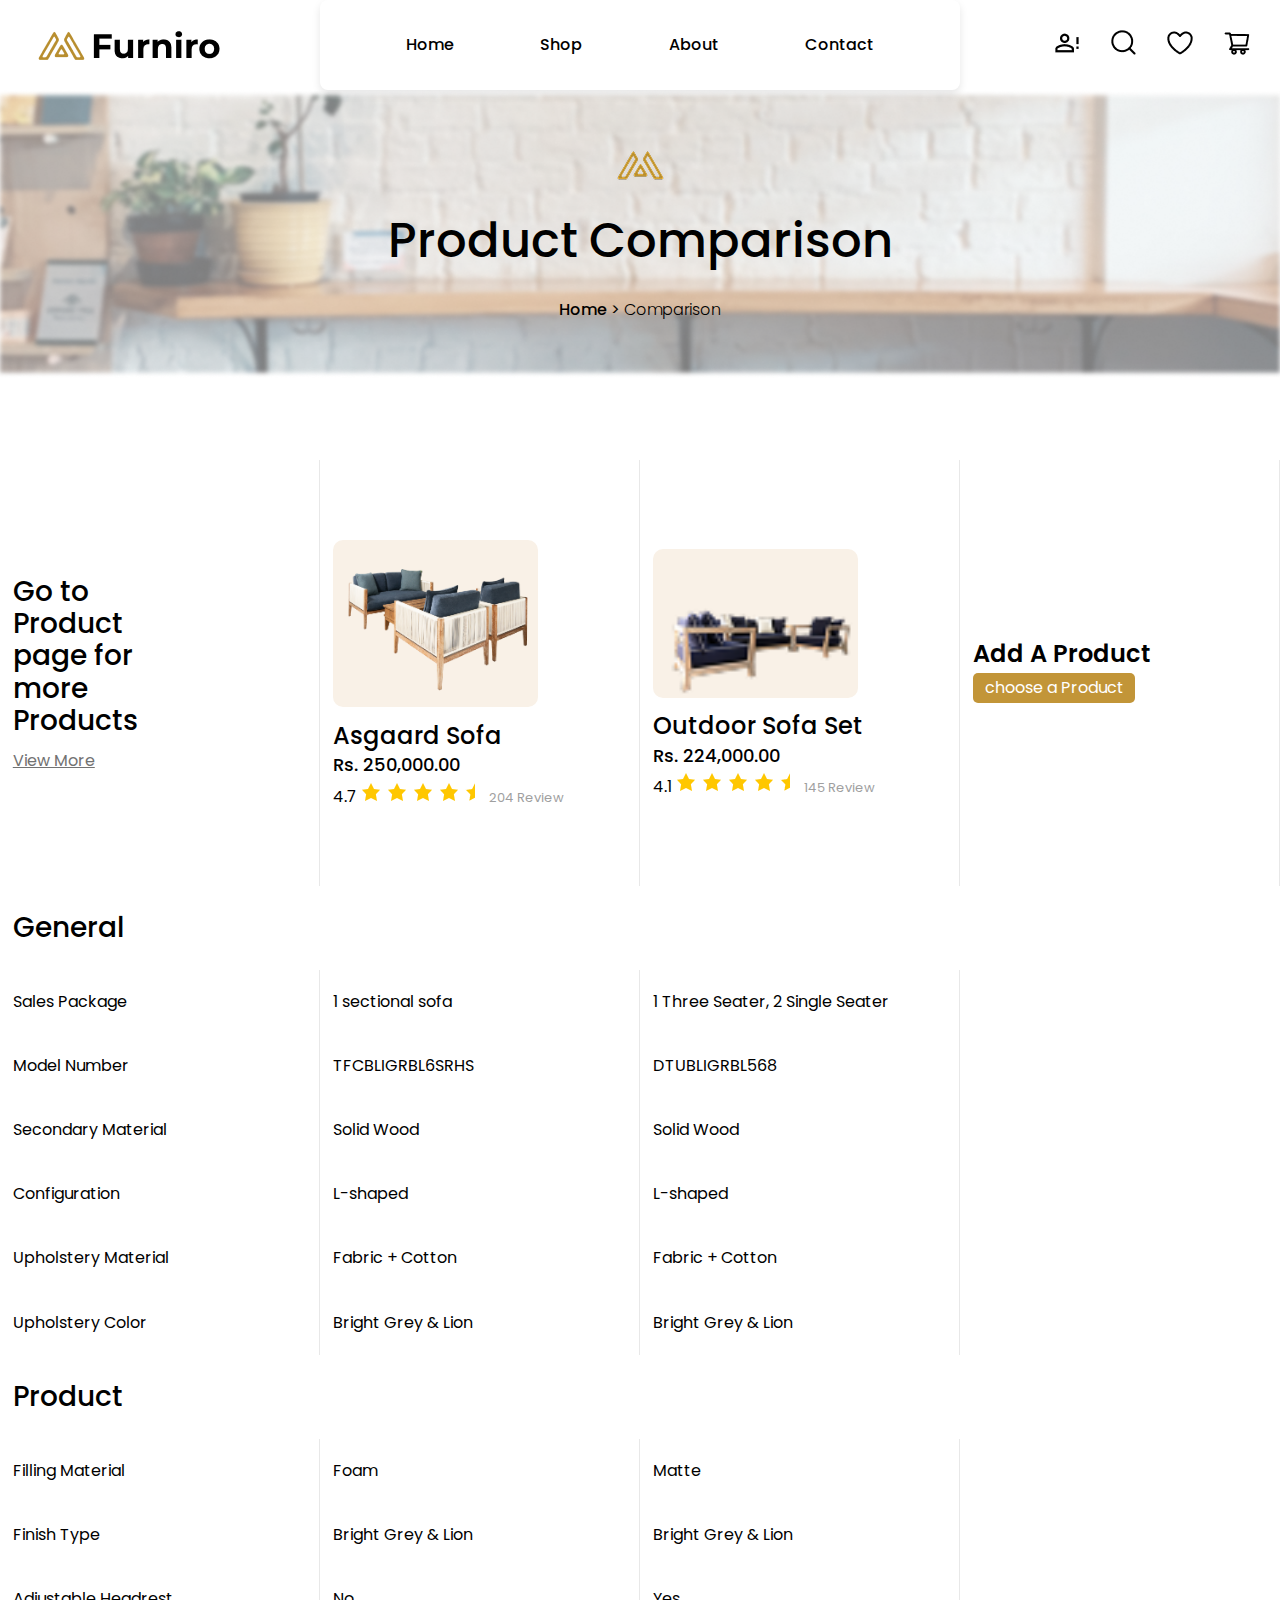
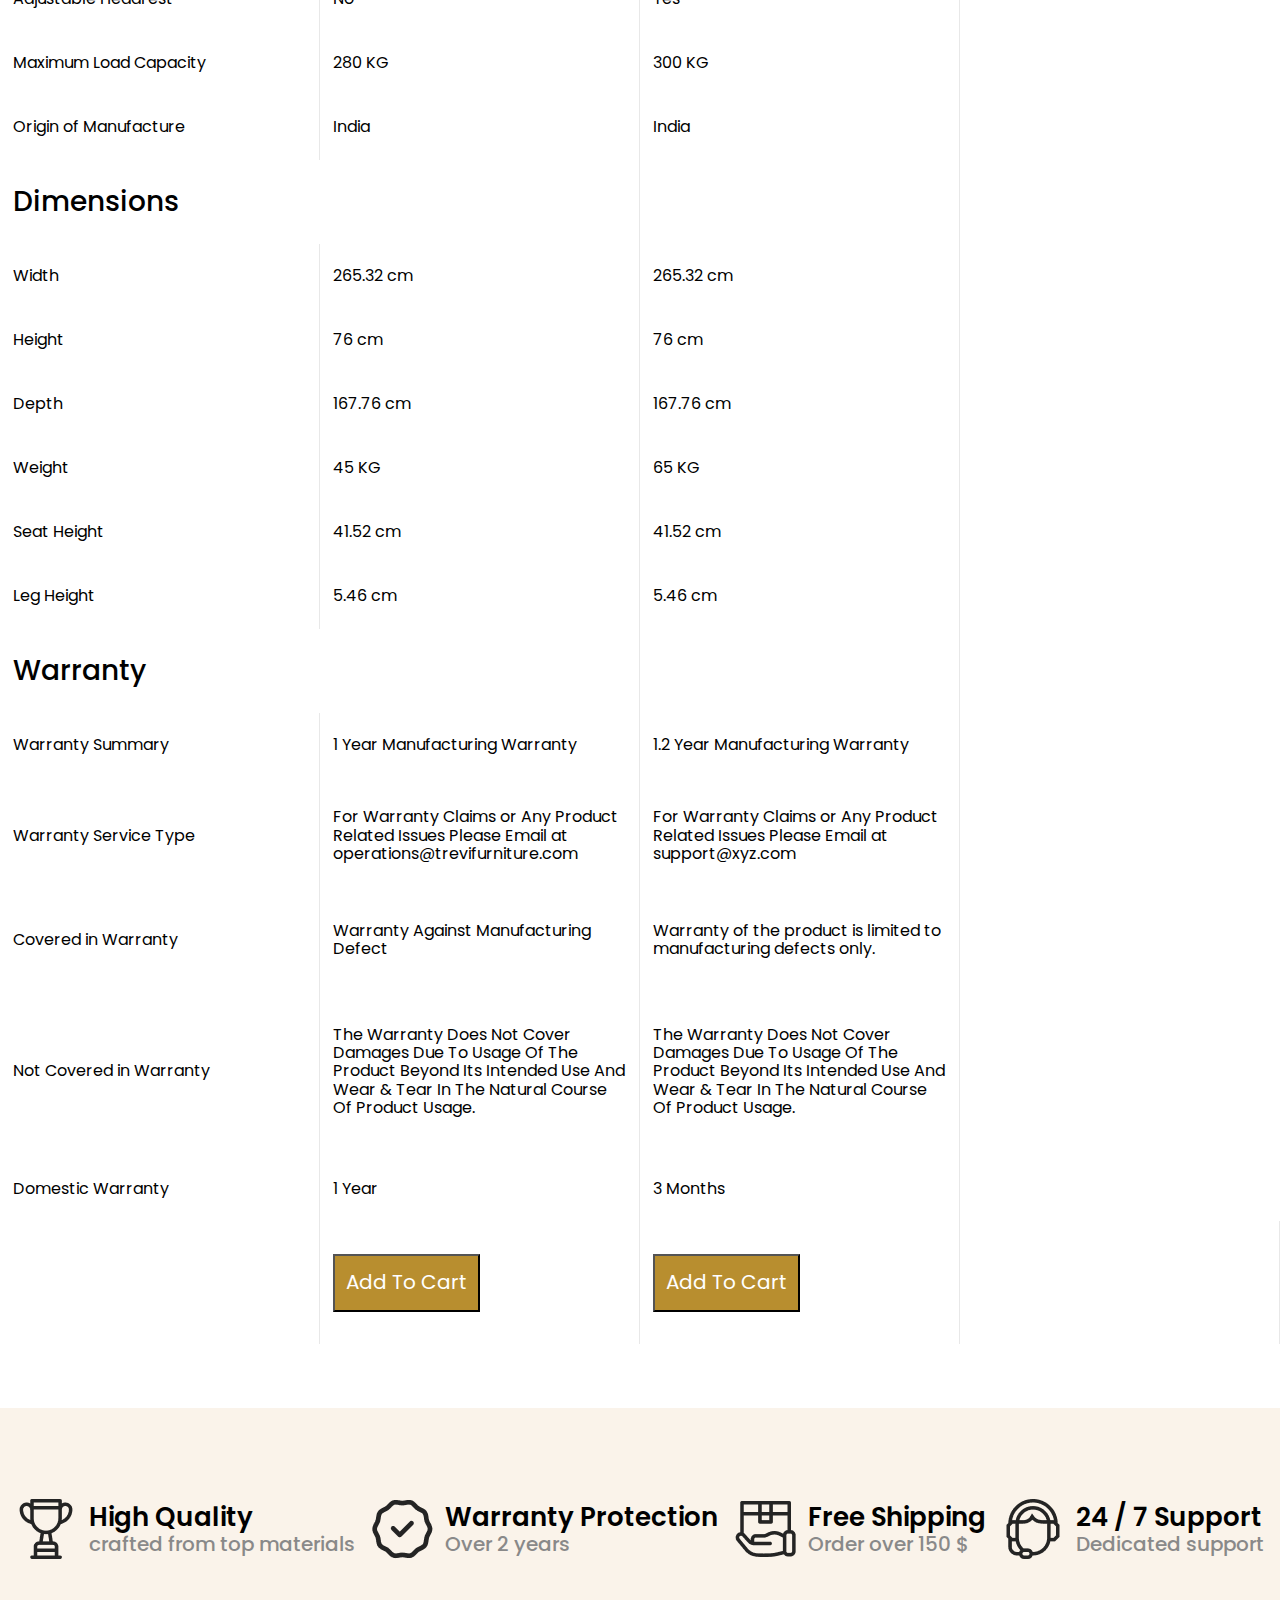
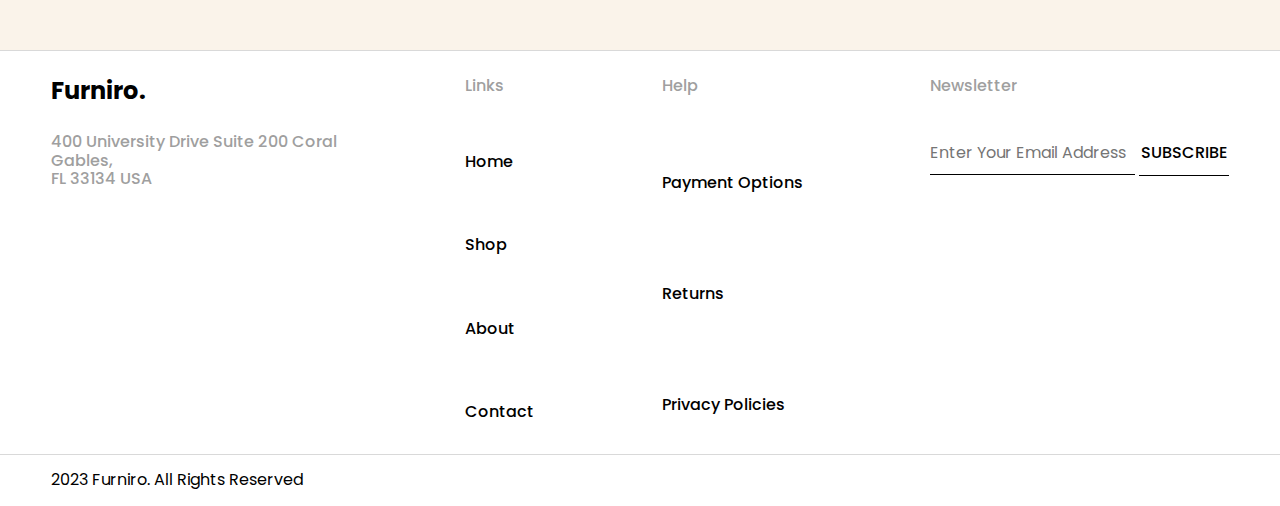
<file: 3- Furniro/comparison.html>
<!DOCTYPE html>
<html lang="en">

<head>
    <meta charset="UTF-8">
    <meta name="viewport" content="width=device-width, initial-scale=1.0">

    <!-- title and favicon -->
    <title>Product Comparison</title>
    <link rel="shortcut icon" href="media/favicon.png" type="image/x-icon">

    <!-- css, normalize, and fontawesome -->
    <link rel="stylesheet" href="css/comparison.css">
    <link rel="stylesheet" href="css/normalize.css">
    <link rel="stylesheet" href="css/all.min.css">

    <!-- google fonts -->
    <link rel="preconnect" href="https://fonts.googleapis.com">
    <link rel="preconnect" href="https://fonts.gstatic.com" crossorigin>
    <link
        href="https://fonts.googleapis.com/css2?family=Poppins:ital,wght@0,100;0,200;0,300;0,400;0,500;0,600;0,700;0,800;0,900;1,100;1,200;1,300;1,400;1,500;1,600;1,700;1,800;1,900&display=swap"
        rel="stylesheet">

</head>

<body>

    <!-- navBar section -->
    <nav>

        <a href="home.html"> <img src="media/logo.png" alt=""> </a>


        <div>
            <ul class="nav-links">
                <li><a href="home.html">Home</a></li>
                <li><a href="shop.html">Shop</a></li>
                <li><a href="about.html">About</a></li>
                <li><a href="contact.html">Contact</a></li>
            </ul>
        </div>


        <div class="nav-icons">
            <a href="profile.html"> <img src="media/icon-profile.png" alt=""> </a>
            <a href="profile.html"> <img src="media/icon-search.png" alt=""> </a>
            <a href="cart.html"> <img src="media/icon-heart.png" alt=""> </a>
            <a href="cart.html"> <img src="media/icon-cart.png" alt=""> </a>
        </div>
    </nav>

    <!-- ....................................................... -->

    <!-- hero section -->
    <section class="shop-hero">
        <img src="media/favicon.png" alt="">
        <h1>Product Comparison</h1>
        <p> <a href="home.html">Home </a> > <a href="comparison.html">Comparison</a> </p>
    </section>

    <!-- ....................................................... -->

    <table>
        <tr>
            <td class="td-one">
                <p>Go to Product page for more
                    Products</p>
                <a href="shop.html">View More</a>
            </td>


            <td class="td-item">
                <img src="media/sofa-5.png" alt="">
                <h4>Asgaard Sofa</h4>
                <p>Rs. 250,000.00</p>
                <p>4.7 <img src="media/stars.png" alt=""> <span>204 Review</span></p>
            </td>


            <td class="td-item">
                <img src="media/sofa-1.png" alt="">
                <h4>Outdoor Sofa Set</h4>
                <p>Rs. 224,000.00</p>
                <p>4.1 <img src="media/stars.png" alt=""> <span>145 Review</span></p>
            </td>


            <td class="choose-pro">
                <p>Add A Product</p>

                <label for="list" class="toggle-label">choose a Product</label>
                <input type="checkbox" id="list" hidden>
                <ul>
                    <li>Asgaard Sofa</li>
                    <li>Outdoor Sofa Set</li>
                </ul>
            </td>
        </tr>

        <tr>
            <th>General</th>

        </tr>

        <tr>
            <td>Sales Package</td>
            <td>1 sectional sofa</td>
            <td>1 Three Seater, 2 Single Seater</td>
        </tr>

        <tr>
            <td>Model Number</td>
            <td>TFCBLIGRBL6SRHS</td>
            <td>DTUBLIGRBL568</td>
        </tr>


        <tr>
            <td>Secondary Material</td>
            <td>Solid Wood</td>
            <td>Solid Wood</td>
        </tr>


        <tr>
            <td>Configuration</td>
            <td>L-shaped</td>
            <td>L-shaped</td>
        </tr>


        <tr>
            <td>Upholstery Material</td>
            <td>Fabric + Cotton</td>
            <td>Fabric + Cotton</td>
        </tr>


        <tr>
            <td>Upholstery Color</td>
            <td>Bright Grey & Lion</td>
            <td>Bright Grey & Lion</td>
        </tr>

        <br>

        <tr>
            <th>Product</th>
        </tr>


        <tr>
            <td>Filling Material</td>
            <td>Foam</td>
            <td>Matte</td>
        </tr>


        <tr>
            <td>Finish Type</td>
            <td>Bright Grey & Lion</td>
            <td>Bright Grey & Lion</td>
        </tr>


        <tr>
            <td>Adjustable Headrest</td>
            <td>No</td>
            <td>Yes</td>
        </tr>


        <tr>
            <td>Maximum Load Capacity</td>
            <td>280 KG</td>
            <td>300 KG</td>
        </tr>


        <tr>
            <td>Origin of Manufacture</td>
            <td>India</td>
            <td>India</td>
        </tr>


        <tr>
            <th>Dimensions</th>
            <td></td>
            <td></td>
        </tr>


        <tr>
            <td>Width</td>
            <td>265.32 cm</td>
            <td>265.32 cm</td>
        </tr>


        <tr>
            <td>Height</td>
            <td>76 cm</td>
            <td>76 cm</td>
        </tr>


        <tr>
            <td>Depth</td>
            <td>167.76 cm</td>
            <td>167.76 cm</td>
        </tr>


        <tr>
            <td>Weight</td>
            <td>45 KG</td>
            <td>65 KG</td>
        </tr>


        <tr>
            <td>Seat Height</td>
            <td>41.52 cm</td>
            <td>41.52 cm</td>
        </tr>


        <tr>
            <td>Leg Height</td>
            <td>5.46 cm</td>
            <td>5.46 cm</td>
        </tr>


        <tr>
            <th>Warranty</th>
            <td></td>
            <td></td>
        </tr>


        <tr>
            <td>Warranty Summary</td>
            <td>1 Year Manufacturing Warranty</td>
            <td>1.2 Year Manufacturing Warranty</td>
        </tr>


        <tr>
            <td>Warranty Service Type</td>
            <td>For Warranty Claims or Any Product Related Issues Please Email at operations@trevifurniture.com</td>
            <td>For Warranty Claims or Any Product Related Issues Please Email at support@xyz.com</td>
        </tr>


        <tr>
            <td>Covered in Warranty</td>
            <td>Warranty Against Manufacturing Defect</td>
            <td>Warranty of the product is limited to manufacturing defects only.</td>
        </tr>


        <tr>
            <td>Not Covered in Warranty</td>
            <td>The Warranty Does Not Cover Damages Due To Usage Of The Product Beyond Its Intended Use And Wear & Tear
                In The Natural Course Of Product Usage.</td>
            <td>The Warranty Does Not Cover Damages Due To Usage Of The Product Beyond Its Intended Use And Wear & Tear
                In The Natural Course Of Product Usage.</td>
        </tr>


        <tr>
            <td>Domestic Warranty</td>
            <td>1 Year</td>
            <td>3 Months</td>
        </tr>


        <tr>
            <td></td>
            <td> <button> <a href="cart.html">Add To Cart</a> </button> </td>
            <td> <button> <a href="cart.html">Add To Cart</a> </button> </td>
            <td></td>
        </tr>

    </table>









    <!-- ....................................................... -->
    <!-- foot area which includes banner and footer -->
    <section class="banner">
        <div>
            <img src="media/banner-trophy.png" alt="">
            <div>
                <p>High Quality</p>
                <p>crafted from top materials</p>
            </div>
        </div>


        <div>
            <img src="media/banner-warranty.png" alt="">
            <div>
                <p>Warranty Protection</p>
                <p>Over 2 years</p>
            </div>
        </div>


        <div>
            <img src="media/banner-shipping.png" alt="">
            <div>
                <p>Free Shipping</p>
                <p>Order over 150 $</p>
            </div>
        </div>


        <div>
            <img src="media/banner-customer.png" alt="">
            <div>
                <p>24 / 7 Support</p>
                <p>Dedicated support</p>
            </div>
        </div>
    </section>





    <footer>
        <!-- core div of the footer -->
        <div class="foot-core">
            <div>
                <a href="home.html"> Furniro. </a>
                <div>
                    <p>400 University Drive Suite 200 Coral</p>
                    <p>Gables,</p>
                    <p>FL 33134 USA</p>
                </div>
            </div>


            <div>
                <p>Links</p>
                <a href="home.html">Home</a>
                <a href="shop.html">Shop</a>
                <a href="about.html">About</a>
                <a href="contact.html">Contact</a>
            </div>


            <div>
                <p>Help</p>
                <a href="home.html">Payment Options</a>
                <a href="home.html">Returns</a>
                <a href="home.html">Privacy Policies</a>
            </div>


            <div>
                <p>Newsletter</p>

                <div>
                    <input type="email" name="" id="" placeholder="Enter Your Email Address">

                    <input type="button" value="Subscribe">
                </div>
            </div>
        </div>

        <!-- Rights Reserved div -->
        <div>2023 Furniro. All Rights Reserved</div>
    </footer>


</body>

</html>
</file>
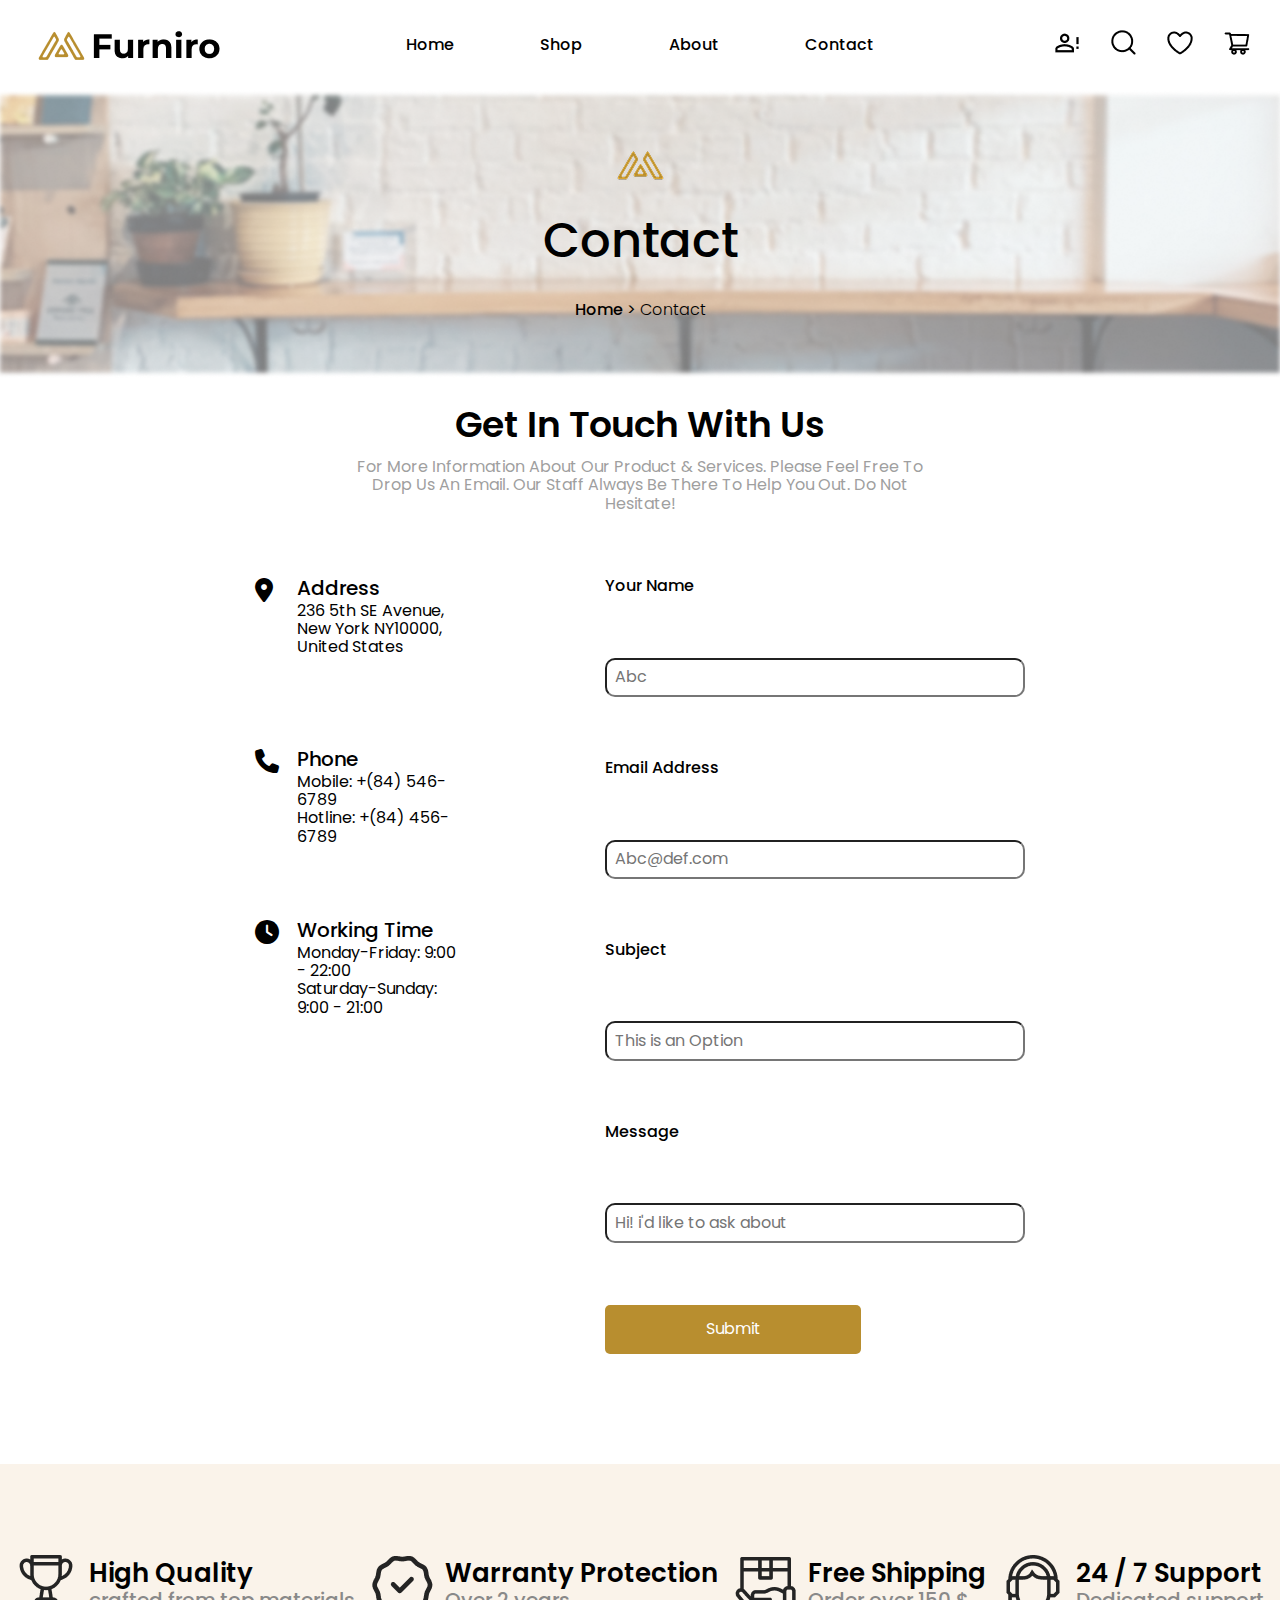
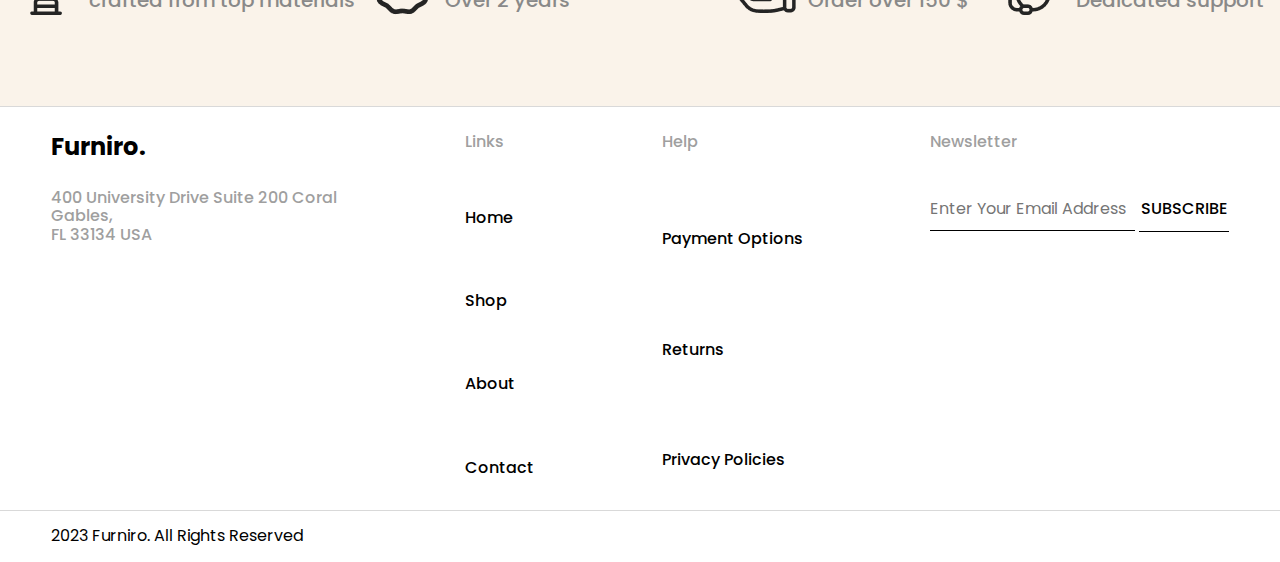
<file: 3- Furniro/contact.html>
<!DOCTYPE html>
<html lang="en">

<head>
    <meta charset="UTF-8">
    <meta name="viewport" content="width=device-width, initial-scale=1.0">

    <!-- title and favicon -->
    <title>Contact Us</title>
    <link rel="shortcut icon" href="media/favicon.png" type="image/x-icon">

    <!-- css, normalize, and fontawesome -->
    <link rel="stylesheet" href="css/contact.css">
    <link rel="stylesheet" href="css/normalize.css">
    <link rel="stylesheet" href="css/all.min.css">

    <!-- google fonts -->
    <link rel="preconnect" href="https://fonts.googleapis.com">
    <link rel="preconnect" href="https://fonts.gstatic.com" crossorigin>
    <link
        href="https://fonts.googleapis.com/css2?family=Poppins:ital,wght@0,100;0,200;0,300;0,400;0,500;0,600;0,700;0,800;0,900;1,100;1,200;1,300;1,400;1,500;1,600;1,700;1,800;1,900&display=swap"
        rel="stylesheet">
</head>

<body>
    <!-- navBar section -->
    <nav>

        <a href="home.html"> <img src="media/logo.png" alt=""> </a>


        <div>
            <ul class="nav-links">
                <li><a href="home.html">Home</a></li>
                <li><a href="shop.html">Shop</a></li>
                <li><a href="about.html">About</a></li>
                <li><a href="contact.html">Contact</a></li>
            </ul>
        </div>


        <div class="nav-icons">
            <a href="profile.html"> <img src="media/icon-profile.png" alt=""> </a>
            <a href="profile.html"> <img src="media/icon-search.png" alt=""> </a>
            <a href="cart.html"> <img src="media/icon-heart.png" alt=""> </a>
            <a href="cart.html"> <img src="media/icon-cart.png" alt=""> </a>
        </div>
    </nav>

    <!-- ....................................................... -->

    <!-- hero section -->
    <section class="shop-hero">
        <img src="media/favicon.png" alt="">
        <h1>Contact</h1>
        <p> <a href="home.html">Home </a> > <a href="contact.html">Contact</a> </p>
    </section>

    <!-- ....................................................... -->

    <section class="contact">


        <h3> Get In Touch With Us </h3>


        <p>
            For More Information About Our Product & Services. Please Feel Free To Drop Us An Email. Our Staff Always Be
            There To Help You Out. Do Not Hesitate!
        </p>


        <div class="contact-container">
            <!-- informations div -->
            <div class="info">
                <div>
                    <div> <i class="fa-solid fa-location-dot"></i> </div>

                    <div>
                        <p>Address</p>
                        <p>236 5th SE Avenue, New York NY10000, United States</p>
                    </div>
                </div>


                <div>
                    <div> <i class="fa-solid fa-phone"></i> </div>

                    <div>
                        <p>Phone</p>
                        <p>Mobile: +(84) 546-6789
                        </p>
                        <p>Hotline: +(84) 456-6789</p>
                    </div>
                </div>


                <div>
                    <div> <i class="fa-solid fa-clock"></i> </div>

                    <div>
                        <p>Working Time</p>
                        <p>Monday-Friday: 9:00 - 22:00
                        </p>
                        <p>Saturday-Sunday: 9:00 - 21:00</p>
                    </div>
                </div>
            </div>


            <!-- form div -->
            <div class="contact-form">
                <form action="">
                    <label for="name">Your Name</label>
                    <input type="text" id="name" placeholder="Abc">

                    <label for="mail">Email Address</label>
                    <input type="email" id="mail" placeholder="Abc@def.com">

                    <label for="sub">Subject</label>
                    <input type="text" id="sub" placeholder="This is an Option">

                    <label for="msg">Message</label>
                    <input type="text" id="msg" placeholder="Hi! i'd like to ask about">

                    <a href="home.html">Submit</a>

                </form>

            </div>
        </div>

    </section>













    <!-- ....................................................... -->

    <!-- foot area which includes banner and footer -->
    <section class="banner">
        <div>
            <img src="media/banner-trophy.png" alt="">
            <div>
                <p>High Quality</p>
                <p>crafted from top materials</p>
            </div>
        </div>


        <div>
            <img src="media/banner-warranty.png" alt="">
            <div>
                <p>Warranty Protection</p>
                <p>Over 2 years</p>
            </div>
        </div>


        <div>
            <img src="media/banner-shipping.png" alt="">
            <div>
                <p>Free Shipping</p>
                <p>Order over 150 $</p>
            </div>
        </div>


        <div>
            <img src="media/banner-customer.png" alt="">
            <div>
                <p>24 / 7 Support</p>
                <p>Dedicated support</p>
            </div>
        </div>
    </section>




    <footer>
        <!-- core div of the footer -->
        <div class="foot-core">
            <div>
                <a href="home.html"> Furniro. </a>
                <div>
                    <p>400 University Drive Suite 200 Coral</p>
                    <p>Gables,</p>
                    <p>FL 33134 USA</p>
                </div>
            </div>


            <div>
                <p>Links</p>
                <a href="home.html">Home</a>
                <a href="shop.html">Shop</a>
                <a href="about.html">About</a>
                <a href="contact.html">Contact</a>
            </div>


            <div>
                <p>Help</p>
                <a href="home.html">Payment Options</a>
                <a href="home.html">Returns</a>
                <a href="home.html">Privacy Policies</a>
            </div>


            <div>
                <p>Newsletter</p>

                <div>
                    <input type="email" name="" id="" placeholder="Enter Your Email Address">

                    <input type="button" value="Subscribe">
                </div>
            </div>
        </div>

        <!-- Rights Reserved div -->
        <div>2023 Furniro. All Rights Reserved</div>
    </footer>

</body>

</html>
</file>
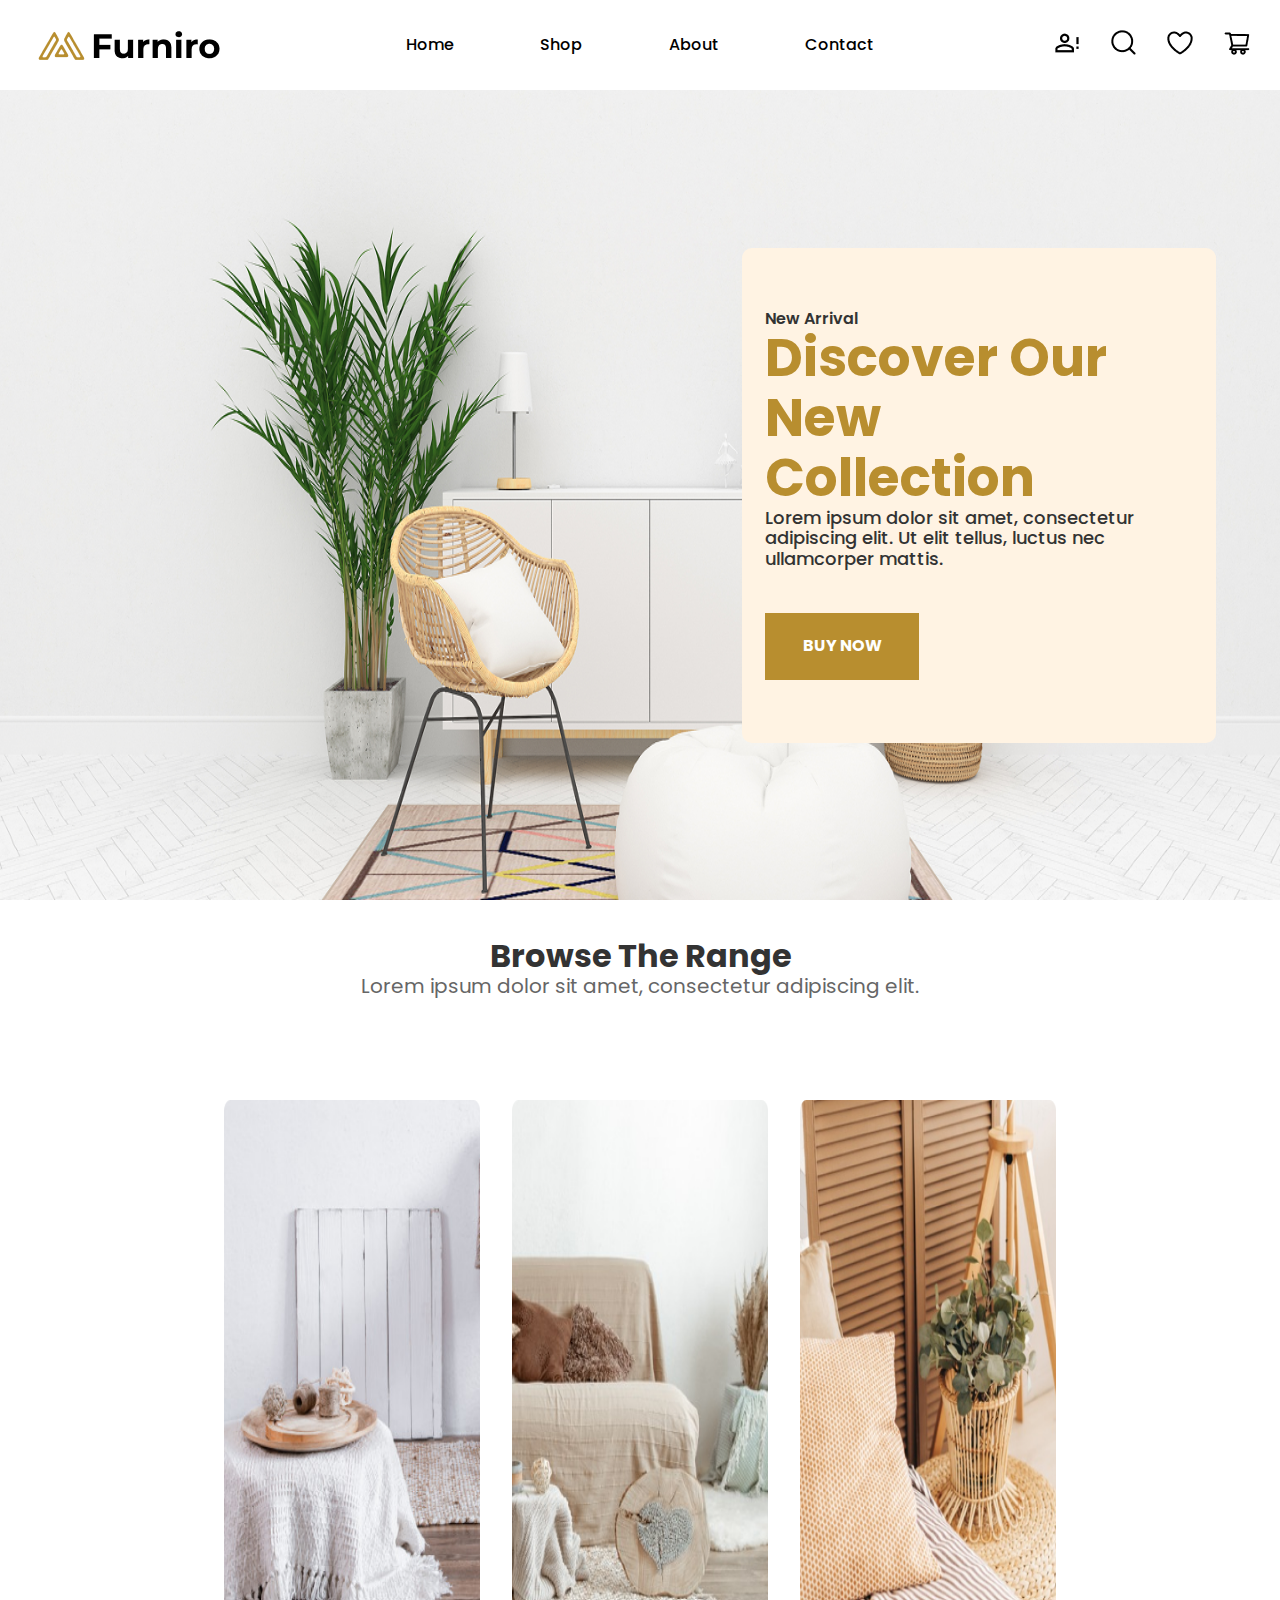
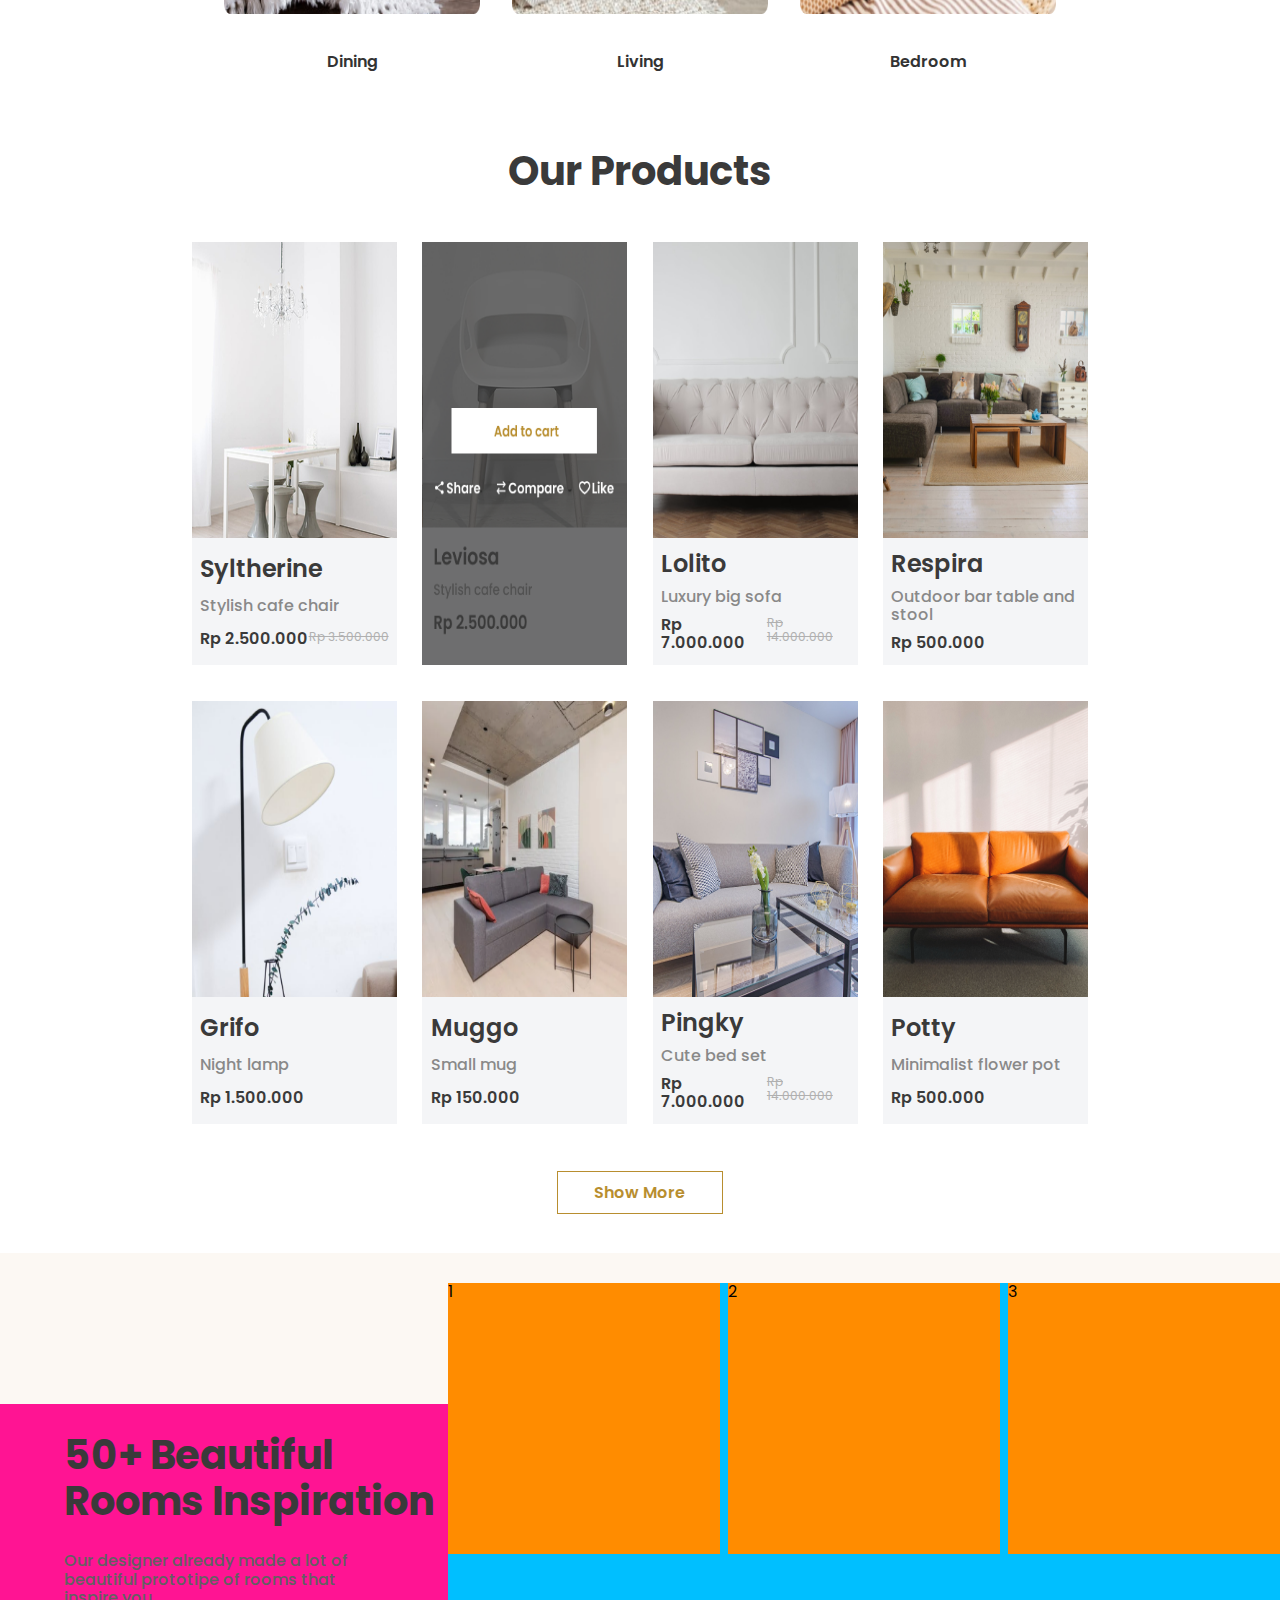
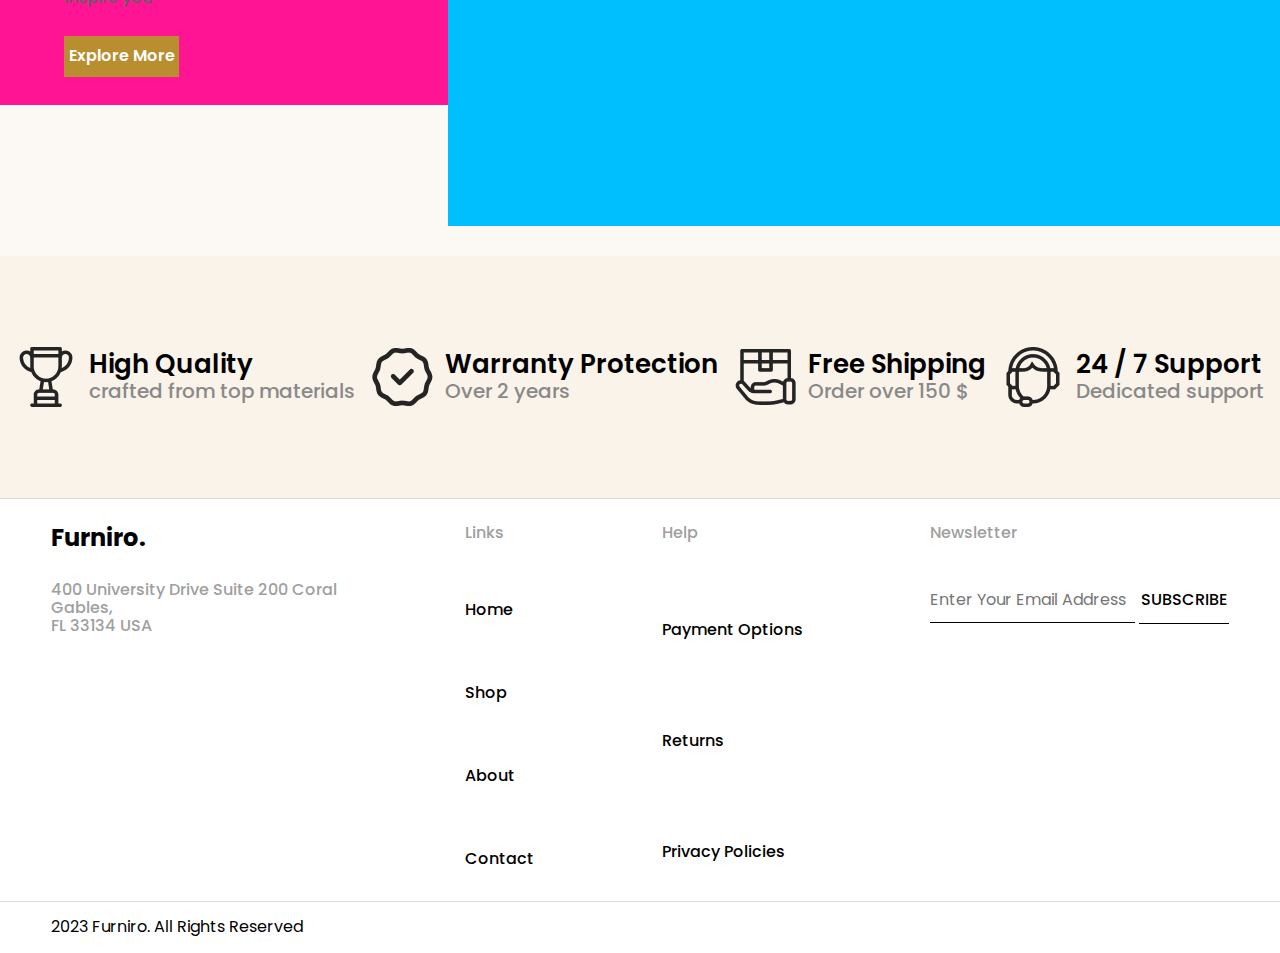
<file: 3- Furniro/home.html>
<!DOCTYPE html>
<html lang="en">

<head>

    <meta charset="UTF-8">
    <meta name="viewport" content="width=device-width, initial-scale=1.0">

    <!-- title and favicon -->
    <title>Furniro</title>
    <link rel="shortcut icon" href="media/favicon.png" type="image/x-icon">

    <!-- css, normalize, and fontawesome -->
    <link rel="stylesheet" href="css/home.css">
    <link rel="stylesheet" href="css/normalize.css">
    <link rel="stylesheet" href="css/all.min.css">

    <!-- google fonts -->
    <link rel="preconnect" href="https://fonts.googleapis.com">
    <link rel="preconnect" href="https://fonts.gstatic.com" crossorigin>
    <link
        href="https://fonts.googleapis.com/css2?family=Poppins:ital,wght@0,100;0,200;0,300;0,400;0,500;0,600;0,700;0,800;0,900;1,100;1,200;1,300;1,400;1,500;1,600;1,700;1,800;1,900&display=swap"
        rel="stylesheet">

</head>

<body>

    <!-- navBar section -->
    <nav>

        <a href="home.html"> <img src="media/logo.png" alt=""> </a>


        <div>
            <ul class="nav-links">
                <li><a href="home.html">Home</a></li>
                <li><a href="shop.html">Shop</a></li>
                <li><a href="about.html">About</a></li>
                <li><a href="contact.html">Contact</a></li>
            </ul>
        </div>


        <div class="nav-icons">
            <a href="profile.html"> <img src="media/icon-profile.png" alt=""> </a>
            <a href="profile.html"> <img src="media/icon-search.png" alt=""> </a>
            <a href="cart.html"> <img src="media/icon-heart.png" alt=""> </a>
            <a href="cart.html"> <img src="media/icon-cart.png" alt=""> </a>
        </div>
    </nav>



    <!-- hero section -->
    <section class="hero">
        <div>
            <p>New Arrival</p>

            <p>Discover Our New Collection</p>

            <p>Lorem ipsum dolor sit amet, consectetur adipiscing elit. Ut elit tellus, luctus nec ullamcorper mattis.
            </p>

            <button> <a href="shop.html">Buy Now</a> </button>
        </div>
    </section>



    <!-- Browse section -->
    <section class="browse">

        <!-- title div -->
        <div>
            <p>Browse The Range</p>
            <p>Lorem ipsum dolor sit amet, consectetur adipiscing elit.</p>
        </div>

        <!-- images div -->
        <div>
            <div><a href="shop.html">
                    <img src="media/browse-dining.png" alt="">
                    <p>Dining</p>
                </a></div>


            <div><a href="shop.html">
                    <img src="media/browse-living.png" alt="">
                    <p>Living</p>
                </a></div>


            <div><a href="shop.html">
                    <img src="media/browse-bed.png" alt="">
                    <p>Bedroom</p>
                </a></div>
        </div>
    </section>


    <!-- our products section -->
    <section class="products">
        <p>Our Products</p>

        <!-- cards container -->
        <div class="products-container">
            <div class="card"><a href="shop.html">
                    <div> <img src="media/pro-sylth.png" alt=""> </div>

                    <div>
                        <p>Syltherine</p>
                        <p>Stylish cafe chair</p>

                        <div>
                            <p>Rp 2.500.000</p>
                            <p>Rp 3.500.000</p>
                        </div>
                    </div>
                </a></div>


            <div class="card"><a href="shop.html">

                </a></div>


            <div class="card"><a href="shop.html">
                    <div><img src="media/pro-lolito.png" alt=""> </div>

                    <div>
                        <p>Lolito</p>
                        <p>Luxury big sofa</p>

                        <div>
                            <p>Rp 7.000.000</p>
                            <p>Rp 14.000.000</p>
                        </div>
                    </div>
                </a></div>


            <div class="card"><a href="shop.html">
                    <div> <img src="media/pro-respira.png" alt=""> </div>

                    <div>
                        <p>Respira</p>
                        <p>Outdoor bar table and stool</p>

                        <div>
                            <p>Rp 500.000</p>
                        </div>
                    </div>
                </a></div>


            <div class="card"><a href="shop.html">
                    <div> <img src="media/pro-grifo.png" alt=""> </div>

                    <div>
                        <p>Grifo</p>
                        <p>Night lamp</p>

                        <div>
                            <p>Rp 1.500.000</p>
                        </div>
                    </div>
                </a></div>


            <div class="card"><a href="shop.html">
                    <div> <img src="media/pro-muggo.png" alt=""> </div>

                    <div>
                        <p>Muggo</p>
                        <p>Small mug</p>

                        <div>
                            <p>Rp 150.000</p>
                        </div>
                    </div>
                </a></div>


            <div class="card"><a href="shop.html">
                    <div> <img src="media/pro-pingky.png" alt=""> </div>

                    <div>
                        <p>Pingky</p>
                        <p>Cute bed set</p>

                        <div>
                            <p>Rp 7.000.000</p>
                            <p>Rp 14.000.000</p>
                        </div>
                    </div>
                </a></div>


            <div class="card"><a href="shop.html">
                    <div> <img src="media/pro-potty.png" alt=""> </div>

                    <div>
                        <p>Potty</p>
                        <p>Minimalist flower pot</p>

                        <div>
                            <p>Rp 500.000</p>
                        </div>
                    </div>
                </a></div>


        </div>

        <a href="shop.html">Show More</a>

    </section>



    <!-- beautiful inspiration section -->
    <section class="inspiration">

        <!-- text div -->
        <div>
            <p>50+ Beautiful Rooms Inspiration</p>
            <p>Our designer already made a lot of beautiful prototipe of rooms that inspire you</p>

            <a href="shop.html">Explore More</a>
        </div>

        <!-- pictures div -->
        <div class="inspire-pics">
            <div>1</div>
            <div>2</div>
            <div>3</div>
        </div>
    </section>

























    <section></section>



















    <!-- .......................................................... -->

    <!-- foot area which includes banner and footer -->

    <!-- banner section -->
    <section class="banner">
        <div>
            <img src="media/banner-trophy.png" alt="">
            <div>
                <p>High Quality</p>
                <p>crafted from top materials</p>
            </div>
        </div>


        <div>
            <img src="media/banner-warranty.png" alt="">
            <div>
                <p>Warranty Protection</p>
                <p>Over 2 years</p>
            </div>
        </div>


        <div>
            <img src="media/banner-shipping.png" alt="">
            <div>
                <p>Free Shipping</p>
                <p>Order over 150 $</p>
            </div>
        </div>


        <div>
            <img src="media/banner-customer.png" alt="">
            <div>
                <p>24 / 7 Support</p>
                <p>Dedicated support</p>
            </div>
        </div>
    </section>




    <!-- footer section -->
    <footer>
        <!-- core div of the footer -->
        <div class="foot-core">
            <div>
                <a href="home.html"> Furniro. </a>
                <div>
                    <p>400 University Drive Suite 200 Coral</p>
                    <p>Gables,</p>
                    <p>FL 33134 USA</p>
                </div>
            </div>


            <div>
                <p>Links</p>
                <a href="home.html">Home</a>
                <a href="shop.html">Shop</a>
                <a href="about.html">About</a>
                <a href="contact.html">Contact</a>
            </div>


            <div>
                <p>Help</p>
                <a href="home.html">Payment Options</a>
                <a href="home.html">Returns</a>
                <a href="home.html">Privacy Policies</a>
            </div>


            <div>
                <p>Newsletter</p>

                <div>
                    <input type="email" name="" id="" placeholder="Enter Your Email Address">

                    <input type="button" value="Subscribe">
                </div>
            </div>
        </div>

        <!-- Rights Reserved div -->
        <div>2023 Furniro. All Rights Reserved</div>
    </footer>

</body>

</html>
</file>
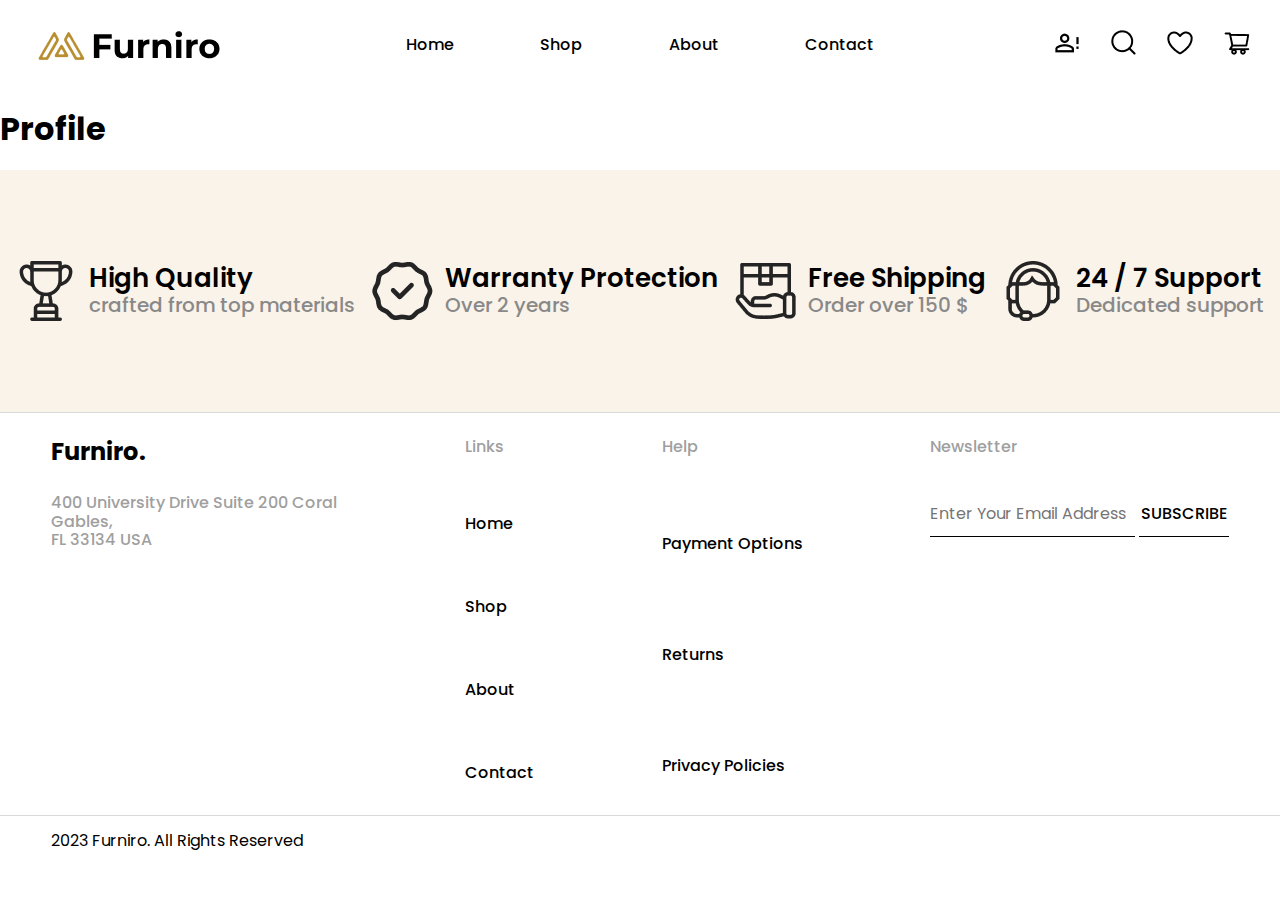
<file: 3- Furniro/profile.html>
<!DOCTYPE html>
<html lang="en">

<head>

    <meta charset="UTF-8">
    <meta name="viewport" content="width=device-width, initial-scale=1.0">

    <!-- title and favicon -->
    <title>Profile</title>
    <link rel="shortcut icon" href="media/favicon.png" type="image/x-icon">

    <!-- css, normalize, and fontawesome -->
    <link rel="stylesheet" href="css/profile.css">
    <link rel="stylesheet" href="css/normalize.css">
    <link rel="stylesheet" href="css/all.min.css">

    <!-- google fonts -->
    <link rel="preconnect" href="https://fonts.googleapis.com">
    <link rel="preconnect" href="https://fonts.gstatic.com" crossorigin>
    <link
        href="https://fonts.googleapis.com/css2?family=Poppins:ital,wght@0,100;0,200;0,300;0,400;0,500;0,600;0,700;0,800;0,900;1,100;1,200;1,300;1,400;1,500;1,600;1,700;1,800;1,900&display=swap"
        rel="stylesheet">

</head>

<body>
    <!-- navBar section -->
    <nav>

        <a href="home.html"> <img src="media/logo.png" alt=""> </a>


        <div>
            <ul class="nav-links">
                <li><a href="home.html">Home</a></li>
                <li><a href="shop.html">Shop</a></li>
                <li><a href="about.html">About</a></li>
                <li><a href="contact.html">Contact</a></li>
            </ul>
        </div>


        <div class="nav-icons">
            <a href="profile.html"> <img src="media/icon-profile.png" alt=""> </a>
            <a href="profile.html"> <img src="media/icon-search.png" alt=""> </a>
            <a href="cart.html"> <img src="media/icon-heart.png" alt=""> </a>
            <a href="cart.html"> <img src="media/icon-cart.png" alt=""> </a>
        </div>
    </nav>

    <h1>Profile</h1>



    <!-- foot area which includes banner and footer -->
    <section class="banner">
        <div>
            <img src="media/banner-trophy.png" alt="">
            <div>
                <p>High Quality</p>
                <p>crafted from top materials</p>
            </div>
        </div>


        <div>
            <img src="media/banner-warranty.png" alt="">
            <div>
                <p>Warranty Protection</p>
                <p>Over 2 years</p>
            </div>
        </div>


        <div>
            <img src="media/banner-shipping.png" alt="">
            <div>
                <p>Free Shipping</p>
                <p>Order over 150 $</p>
            </div>
        </div>


        <div>
            <img src="media/banner-customer.png" alt="">
            <div>
                <p>24 / 7 Support</p>
                <p>Dedicated support</p>
            </div>
        </div>
    </section>





    <footer>
        <!-- core div of the footer -->
        <div class="foot-core">
            <div>
                <a href="home.html"> Furniro. </a>
                <div>
                    <p>400 University Drive Suite 200 Coral</p>
                    <p>Gables,</p>
                    <p>FL 33134 USA</p>
                </div>
            </div>


            <div>
                <p>Links</p>
                <a href="home.html">Home</a>
                <a href="shop.html">Shop</a>
                <a href="about.html">About</a>
                <a href="contact.html">Contact</a>
            </div>


            <div>
                <p>Help</p>
                <a href="home.html">Payment Options</a>
                <a href="home.html">Returns</a>
                <a href="home.html">Privacy Policies</a>
            </div>


            <div>
                <p>Newsletter</p>

                <div>
                    <input type="email" name="" id="" placeholder="Enter Your Email Address">

                    <input type="button" value="Subscribe">
                </div>
            </div>
        </div>

        <!-- Rights Reserved div -->
        <div>2023 Furniro. All Rights Reserved</div>
    </footer>

</body>

</html>
</file>
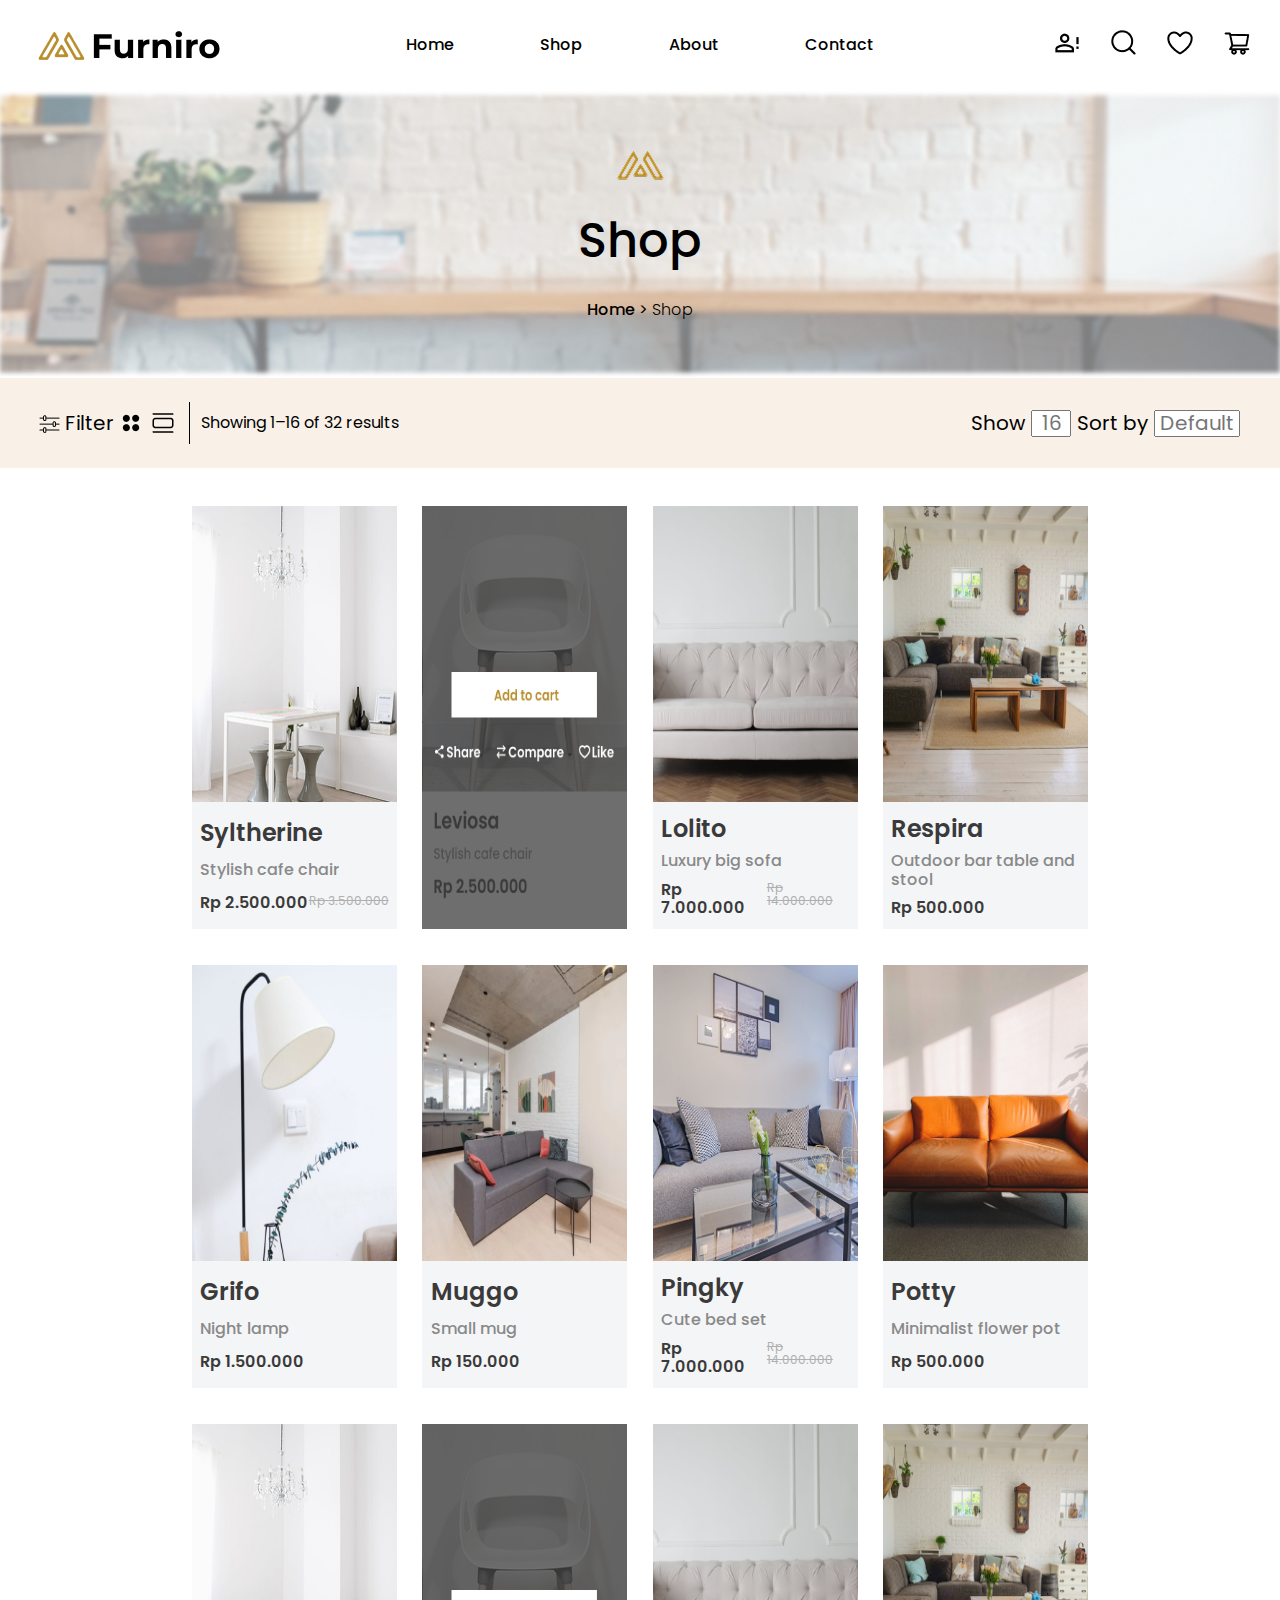
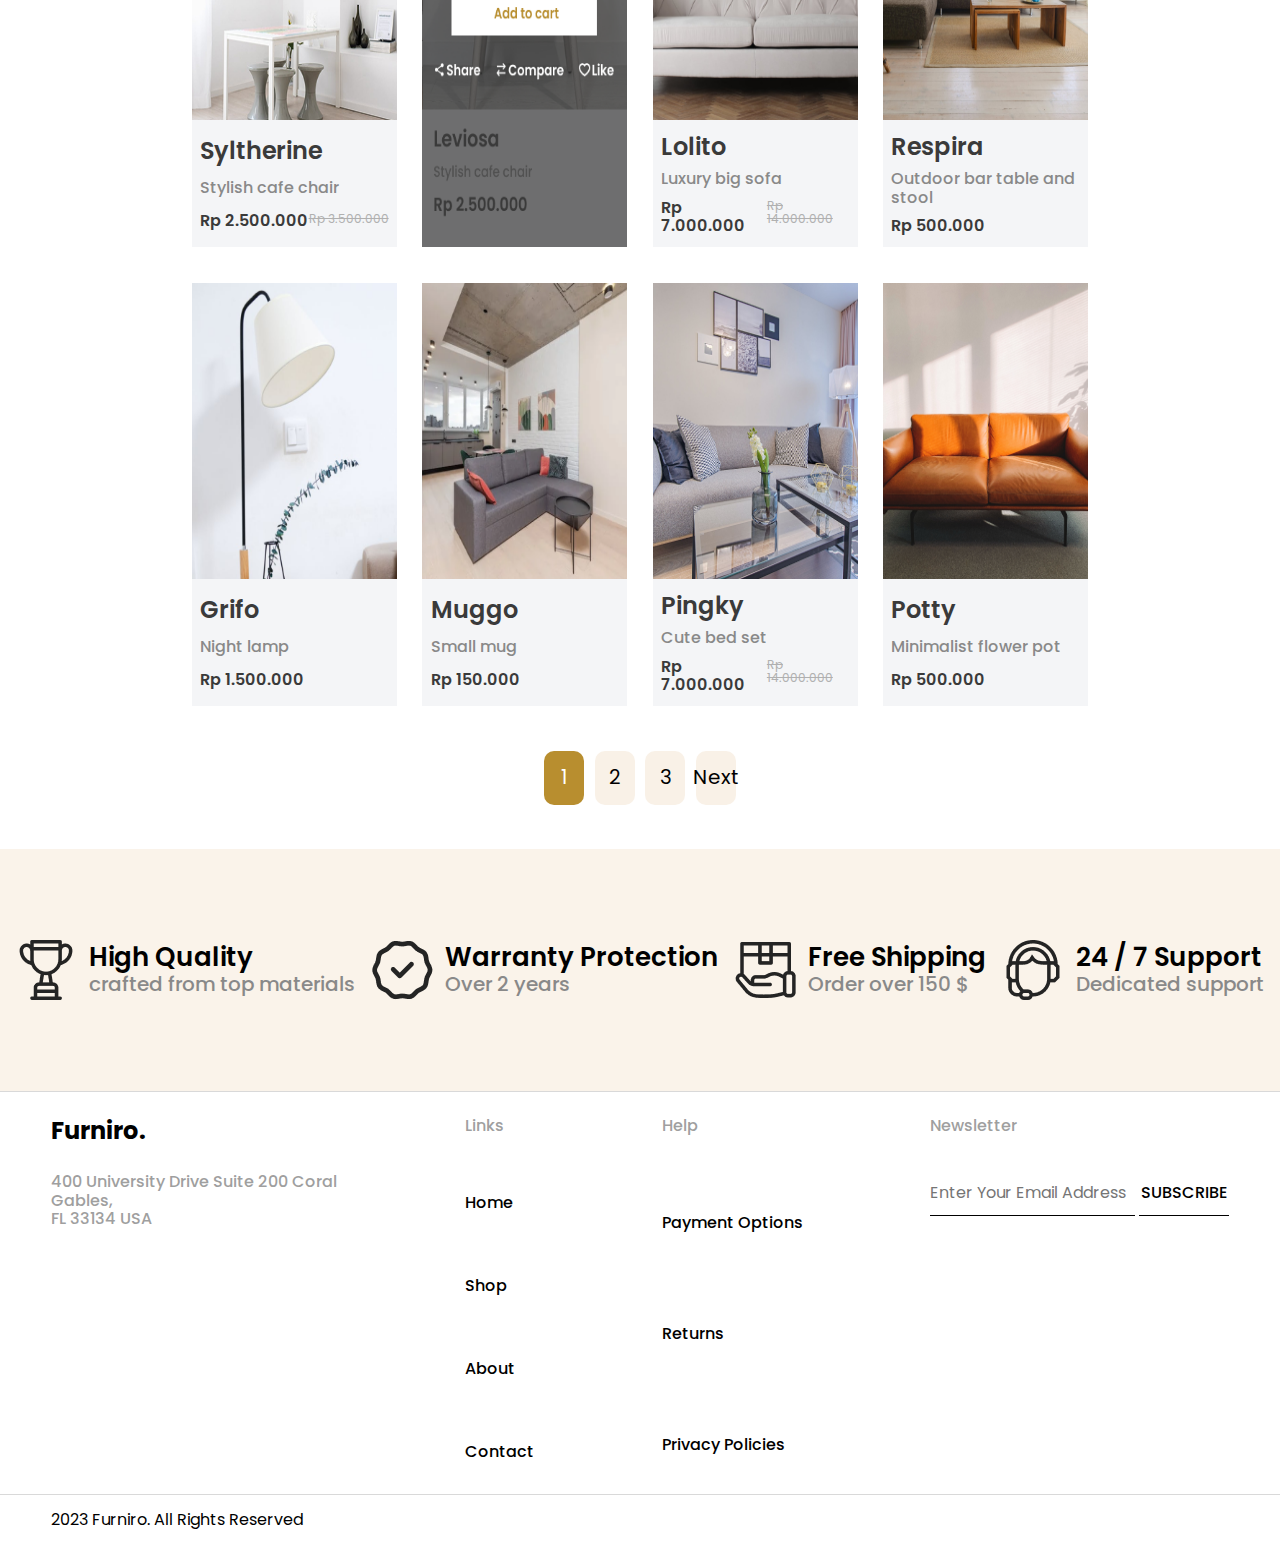
<file: 3- Furniro/shop.html>
<!DOCTYPE html>
<html lang="en">

<head>

    <meta charset="UTF-8">
    <meta name="viewport" content="width=device-width, initial-scale=1.0">

    <!-- title and favicon -->
    <title>Shop</title>
    <link rel="shortcut icon" href="media/favicon.png" type="image/x-icon">

    <!-- css, normalize, and fontawesome -->
    <link rel="stylesheet" href="css/shop.css">
    <link rel="stylesheet" href="css/normalize.css">
    <link rel="stylesheet" href="css/all.min.css">

    <!-- google fonts -->
    <link rel="preconnect" href="https://fonts.googleapis.com">
    <link rel="preconnect" href="https://fonts.gstatic.com" crossorigin>
    <link
        href="https://fonts.googleapis.com/css2?family=Poppins:ital,wght@0,100;0,200;0,300;0,400;0,500;0,600;0,700;0,800;0,900;1,100;1,200;1,300;1,400;1,500;1,600;1,700;1,800;1,900&display=swap"
        rel="stylesheet">

</head>

<body>
    <!-- navBar section -->
    <nav>

        <a href="home.html"> <img src="media/logo.png" alt=""> </a>


        <div>
            <ul class="nav-links">
                <li><a href="home.html">Home</a></li>
                <li><a href="shop.html">Shop</a></li>
                <li><a href="about.html">About</a></li>
                <li><a href="contact.html">Contact</a></li>
            </ul>
        </div>


        <div class="nav-icons">
            <a href="profile.html"> <img src="media/icon-profile.png" alt=""> </a>
            <a href="profile.html"> <img src="media/icon-search.png" alt=""> </a>
            <a href="cart.html"> <img src="media/icon-heart.png" alt=""> </a>
            <a href="cart.html"> <img src="media/icon-cart.png" alt=""> </a>
        </div>
    </nav>
    <!-- ....................................................... -->

    <!-- hero section -->
    <section class="shop-hero">
        <img src="media/favicon.png" alt="">
        <h1>Shop</h1>
        <p> <a href="home.html">Home </a> > <a href="shop.html">Shop</a> </p>
    </section>
    <!-- ....................................................... -->

    <!-- filter bar -->
    <section class="filter">

        <!-- right div -->
        <div>
            <img src="media/filter-1.png" alt="">
            <p> Filter </p>
            <img src="media/filter-2.png" alt="">
            <img src="media/filter-3.png" alt="">

            <p>Showing 1–16 of 32 results</p>
        </div>

        <!-- left div -->
        <div>
            Show<input type="text" name="" id="" placeholder="16">
            Sort by<input type="text" name="" id="" placeholder="Default">
        </div>
    </section>






    <!-- ....................................................... -->

    <!-- products container and cards -->
    <section class="products">

        <!-- cards container -->
        <div class="products-container">

            <div class="card"><a href="singleProduct.html">
                    <div> <img src="media/pro-sylth.png" alt=""> </div>

                    <div>
                        <p>Syltherine</p>
                        <p>Stylish cafe chair</p>

                        <div>
                            <p>Rp 2.500.000</p>
                            <p>Rp 3.500.000</p>
                        </div>
                    </div>
                </a></div>


            <div class="card"><a href="singleProduct.html">

                </a></div>


            <div class="card"><a href="singleProduct.html">
                    <div><img src="media/pro-lolito.png" alt=""> </div>

                    <div>
                        <p>Lolito</p>
                        <p>Luxury big sofa</p>

                        <div>
                            <p>Rp 7.000.000</p>
                            <p>Rp 14.000.000</p>
                        </div>
                    </div>
                </a></div>


            <div class="card"><a href="singleProduct.html">
                    <div> <img src="media/pro-respira.png" alt=""> </div>

                    <div>
                        <p>Respira</p>
                        <p>Outdoor bar table and stool</p>

                        <div>
                            <p>Rp 500.000</p>
                        </div>
                    </div>
                </a></div>


            <div class="card"><a href="singleProduct.html">
                    <div> <img src="media/pro-grifo.png" alt=""> </div>

                    <div>
                        <p>Grifo</p>
                        <p>Night lamp</p>

                        <div>
                            <p>Rp 1.500.000</p>
                        </div>
                    </div>
                </a></div>


            <div class="card"><a href="singleProduct.html">
                    <div> <img src="media/pro-muggo.png" alt=""> </div>

                    <div>
                        <p>Muggo</p>
                        <p>Small mug</p>

                        <div>
                            <p>Rp 150.000</p>
                        </div>
                    </div>
                </a></div>


            <div class="card"><a href="singleProduct.html">
                    <div> <img src="media/pro-pingky.png" alt=""> </div>

                    <div>
                        <p>Pingky</p>
                        <p>Cute bed set</p>

                        <div>
                            <p>Rp 7.000.000</p>
                            <p>Rp 14.000.000</p>
                        </div>
                    </div>
                </a></div>


            <div class="card"><a href="singleProduct.html">
                    <div> <img src="media/pro-potty.png" alt=""> </div>

                    <div>
                        <p>Potty</p>
                        <p>Minimalist flower pot</p>

                        <div>
                            <p>Rp 500.000</p>
                        </div>
                    </div>
                </a></div>


            <div class="card"><a href="singleProduct.html">
                    <div> <img src="media/pro-sylth.png" alt=""> </div>

                    <div>
                        <p>Syltherine</p>
                        <p>Stylish cafe chair</p>

                        <div>
                            <p>Rp 2.500.000</p>
                            <p>Rp 3.500.000</p>
                        </div>
                    </div>
                </a></div>


            <div class="card"><a href="shop.html">

                </a></div>


            <div class="card"><a href="singleProduct.html">
                    <div><img src="media/pro-lolito.png" alt=""> </div>

                    <div>
                        <p>Lolito</p>
                        <p>Luxury big sofa</p>

                        <div>
                            <p>Rp 7.000.000</p>
                            <p>Rp 14.000.000</p>
                        </div>
                    </div>
                </a></div>


            <div class="card"><a href="singleProduct.html">
                    <div> <img src="media/pro-respira.png" alt=""> </div>

                    <div>
                        <p>Respira</p>
                        <p>Outdoor bar table and stool</p>

                        <div>
                            <p>Rp 500.000</p>
                        </div>
                    </div>
                </a></div>


            <div class="card"><a href="singleProduct.html">
                    <div> <img src="media/pro-grifo.png" alt=""> </div>

                    <div>
                        <p>Grifo</p>
                        <p>Night lamp</p>

                        <div>
                            <p>Rp 1.500.000</p>
                        </div>
                    </div>
                </a></div>


            <div class="card"><a href="singleProduct.html">
                    <div> <img src="media/pro-muggo.png" alt=""> </div>

                    <div>
                        <p>Muggo</p>
                        <p>Small mug</p>

                        <div>
                            <p>Rp 150.000</p>
                        </div>
                    </div>
                </a></div>


            <div class="card"><a href="singleProduct.html">
                    <div> <img src="media/pro-pingky.png" alt=""> </div>

                    <div>
                        <p>Pingky</p>
                        <p>Cute bed set</p>

                        <div>
                            <p>Rp 7.000.000</p>
                            <p>Rp 14.000.000</p>
                        </div>
                    </div>
                </a></div>


            <div class="card"><a href="singleProduct.html">
                    <div> <img src="media/pro-potty.png" alt=""> </div>

                    <div>
                        <p>Potty</p>
                        <p>Minimalist flower pot</p>

                        <div>
                            <p>Rp 500.000</p>
                        </div>
                    </div>
                </a></div>

        </div>

        <div>
            <a href="shop.html">1</a>
            <a href="shop.html">2</a>
            <a href="shop.html">3</a>
            <a href="shop.html">Next</a>
        </div>

    </section>

    <!-- ................................................................... -->

    <!-- foot area which includes banner and footer -->
    <section class="banner">
        <div>
            <img src="media/banner-trophy.png" alt="">
            <div>
                <p>High Quality</p>
                <p>crafted from top materials</p>
            </div>
        </div>


        <div>
            <img src="media/banner-warranty.png" alt="">
            <div>
                <p>Warranty Protection</p>
                <p>Over 2 years</p>
            </div>
        </div>


        <div>
            <img src="media/banner-shipping.png" alt="">
            <div>
                <p>Free Shipping</p>
                <p>Order over 150 $</p>
            </div>
        </div>


        <div>
            <img src="media/banner-customer.png" alt="">
            <div>
                <p>24 / 7 Support</p>
                <p>Dedicated support</p>
            </div>
        </div>
    </section>





    <footer>
        <!-- core div of the footer -->
        <div class="foot-core">
            <div>
                <a href="home.html"> Furniro. </a>
                <div>
                    <p>400 University Drive Suite 200 Coral</p>
                    <p>Gables,</p>
                    <p>FL 33134 USA</p>
                </div>
            </div>


            <div>
                <p>Links</p>
                <a href="home.html">Home</a>
                <a href="shop.html">Shop</a>
                <a href="about.html">About</a>
                <a href="contact.html">Contact</a>
            </div>


            <div>
                <p>Help</p>
                <a href="home.html">Payment Options</a>
                <a href="home.html">Returns</a>
                <a href="home.html">Privacy Policies</a>
            </div>


            <div>
                <p>Newsletter</p>

                <div>
                    <input type="email" name="" id="" placeholder="Enter Your Email Address">

                    <input type="button" value="Subscribe">
                </div>
            </div>
        </div>

        <!-- Rights Reserved div -->
        <div>2023 Furniro. All Rights Reserved</div>
    </footer>

</body>

</html>
</file>
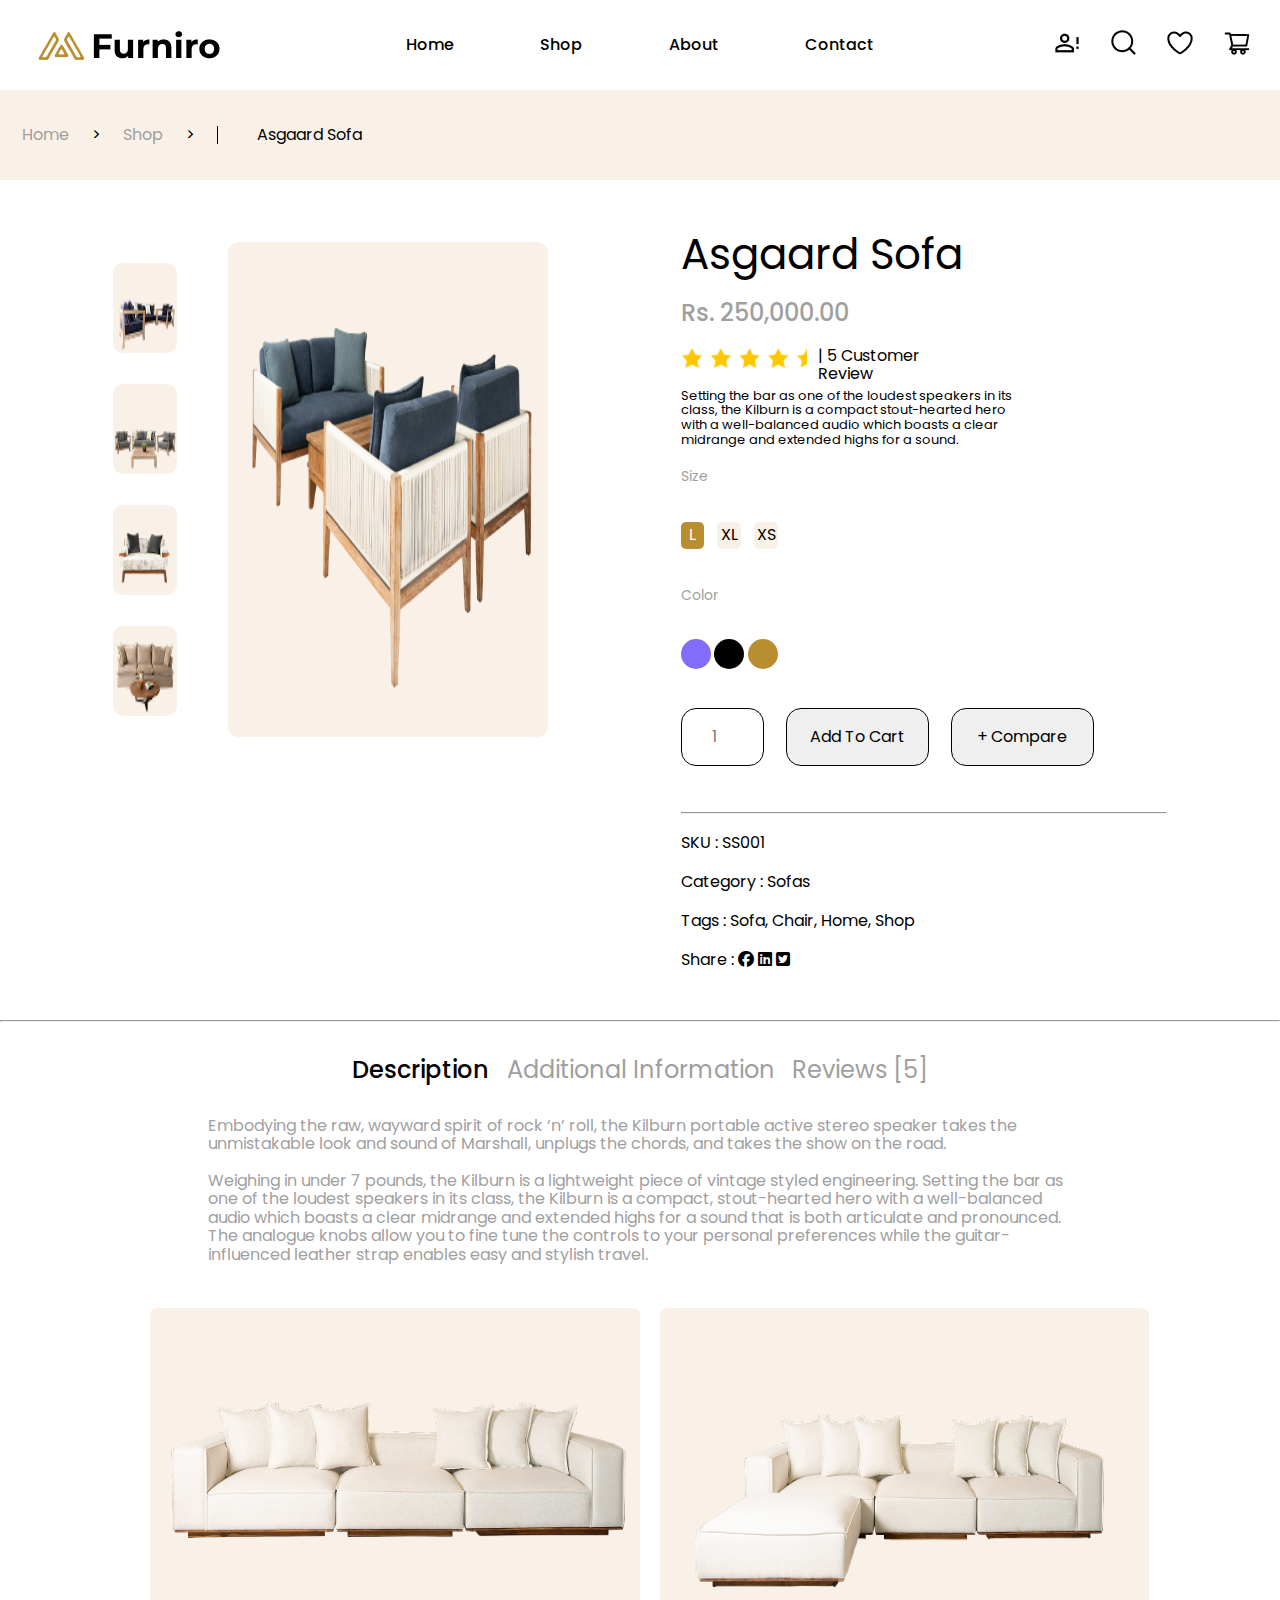
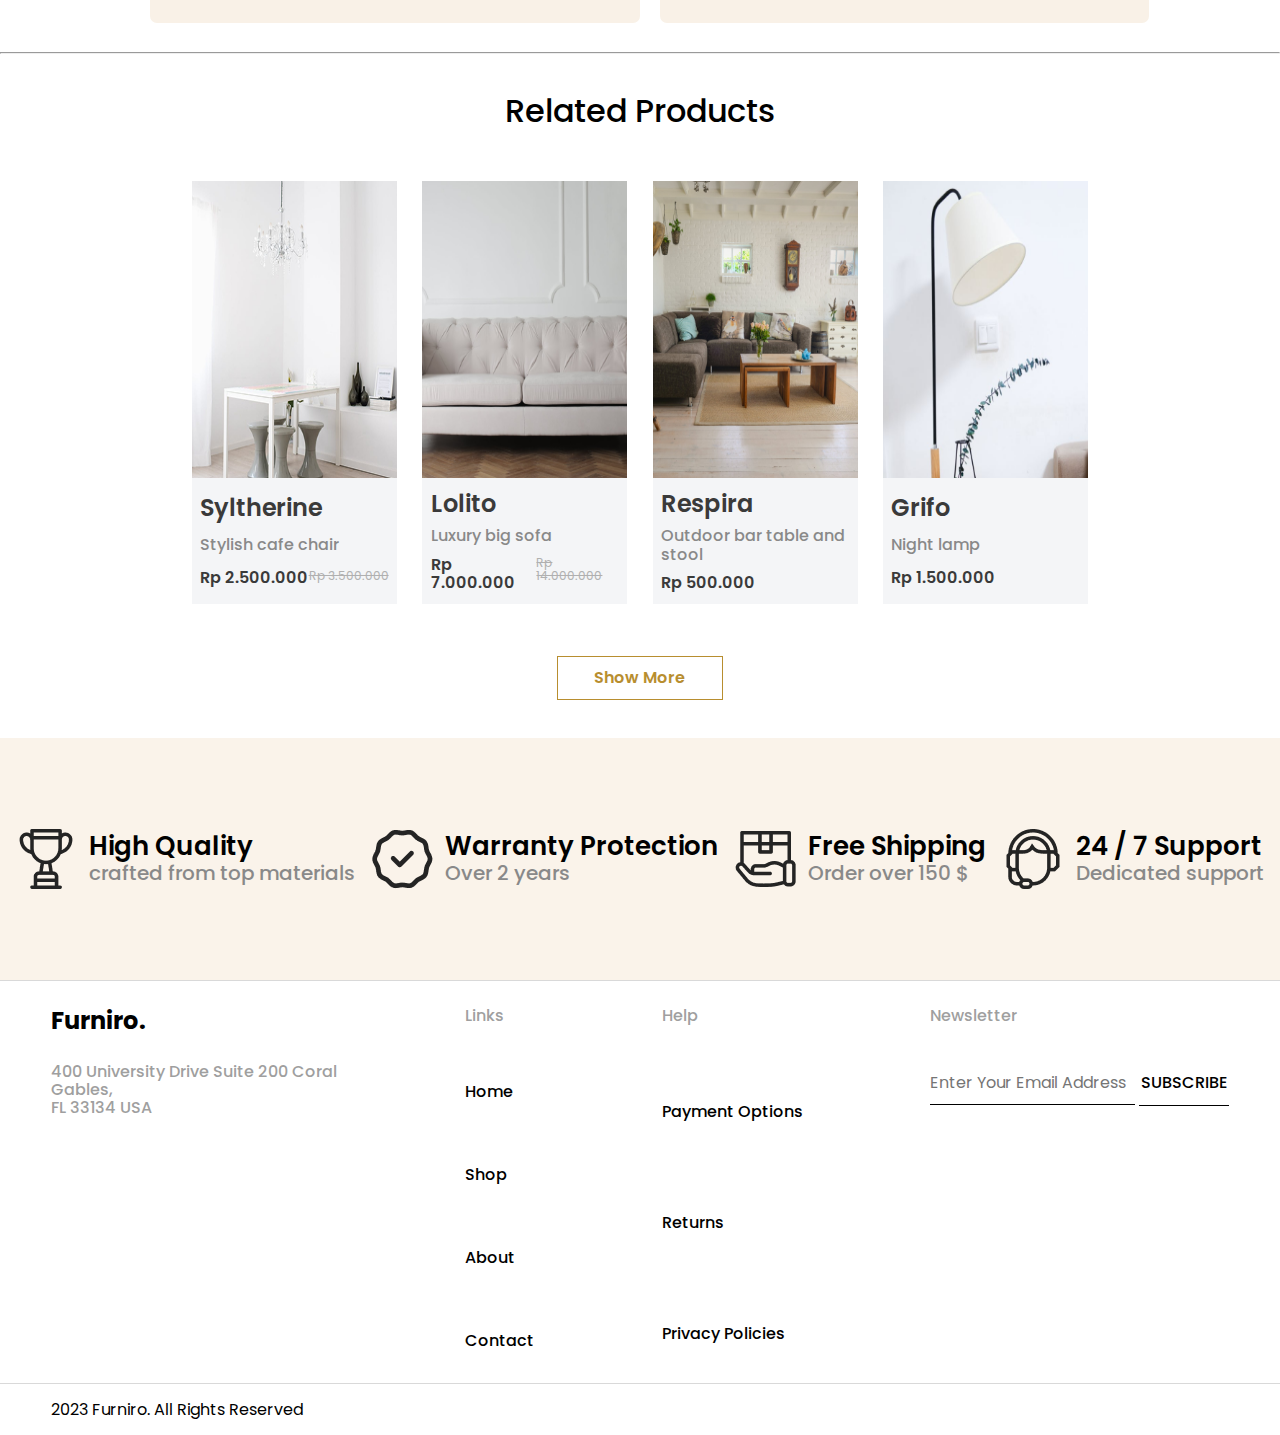
<file: 3- Furniro/singleProduct.html>
<!DOCTYPE html>
<html lang="en">

<head>

    <meta charset="UTF-8">
    <meta name="viewport" content="width=device-width, initial-scale=1.0">

    <!-- title and favicon -->
    <title>Product Details</title>
    <link rel="shortcut icon" href="media/favicon.png" type="image/x-icon">

    <!-- css, normalize, and fontawesome -->
    <link rel="stylesheet" href="css/singleProduct.css">
    <link rel="stylesheet" href="css/normalize.css">
    <link rel="stylesheet" href="css/all.min.css">

    <!-- google fonts -->
    <link rel="preconnect" href="https://fonts.googleapis.com">
    <link rel="preconnect" href="https://fonts.gstatic.com" crossorigin>
    <link
        href="https://fonts.googleapis.com/css2?family=Poppins:ital,wght@0,100;0,200;0,300;0,400;0,500;0,600;0,700;0,800;0,900;1,100;1,200;1,300;1,400;1,500;1,600;1,700;1,800;1,900&display=swap"
        rel="stylesheet">


</head>

<body>

    <!-- navBar section -->
    <nav>

        <a href="home.html"> <img src="media/logo.png" alt=""> </a>


        <div>
            <ul class="nav-links">
                <li><a href="home.html">Home</a></li>
                <li><a href="shop.html">Shop</a></li>
                <li><a href="about.html">About</a></li>
                <li><a href="contact.html">Contact</a></li>
            </ul>
        </div>


        <div class="nav-icons">
            <a href="profile.html"> <img src="media/icon-profile.png" alt=""> </a>
            <a href="profile.html"> <img src="media/icon-search.png" alt=""> </a>
            <a href="cart.html"> <img src="media/icon-heart.png" alt=""> </a>
            <a href="cart.html"> <img src="media/icon-cart.png" alt=""> </a>
        </div>
    </nav>
    <!-- ....................................................... -->

    <div class="filter">
        <div>
            <a href="home.html">Home</a> >
            <a href="shop.html">Shop</a> >
            <span>Asgaard Sofa</span>
        </div>
    </div>




    <section class="product">

        <!-- pictures div -->
        <div class="pic-container">
            <div> <img src="media/sofa-1.png" alt=""> </div>
            <div> <img src="media/sofa-2.png" alt=""> </div>
            <div> <img src="media/sofa-3.png" alt=""> </div>
            <div> <img src="media/sofa-4.png" alt=""> </div>
            <div> <img src="media/sofa-5.png" alt=""> </div>
        </div>

        <!-- text div -->
        <div class="text-container">
            <h3>Asgaard Sofa</h3>
            <p>Rs. 250,000.00</p>

            <div class="stars">
                <img src="media/stars.png" alt="">
                <p>| 5 Customer Review</p>
            </div>

            <p> Setting the bar as one of the loudest speakers in its class, the Kilburn is a compact stout-hearted hero
                with a well-balanced audio which boasts a clear midrange and extended highs for a sound.
            </p>

            <p>Size</p>

            <div class="size">
                <button>L</button>
                <button>XL</button>
                <button>XS</button>
            </div>


            <p>Color</p>

            <div class="sofa-color">
                <button></button>
                <button></button>
                <button></button>
            </div>

            <div class="buttons-area">
                <input type="number" name="" id="" placeholder="1">
                <button><a href="cartSidebar.html">Add To Cart </a></button>
                <button><a href="Comparison.html"> + Compare </a></button>
            </div>

            <hr>

            <div class="serial">
                <p>SKU : SS001</p>
                <p>Category : Sofas</p>
                <p>Tags : Sofa, Chair, Home, Shop</p>

                <p>Share :
                    <i class="fa-brands fa-facebook"></i>
                    <i class="fa-brands fa-linkedin"></i>
                    <i class="fa-brands fa-square-twitter"></i>
                </p>
            </div>
        </div>
    </section>
    <hr>




    <!-- description section -->
    <section class="description">
        <div>
            <p>Description</p>
            <p>Additional Information</p>
            <p>Reviews [5]</p>
        </div>


        <div>
            <p>Embodying the raw, wayward spirit of rock ‘n’ roll, the Kilburn portable active stereo speaker takes the
                unmistakable look and sound of Marshall, unplugs the chords, and takes the show on the road.</p><br>
            <p>Weighing in under 7 pounds, the Kilburn is a lightweight piece of vintage styled engineering. Setting the
                bar as one of the loudest speakers in its class, the Kilburn is a compact, stout-hearted hero with a
                well-balanced audio which boasts a clear midrange and extended highs for a sound that is both articulate
                and pronounced. The analogue knobs allow you to fine tune the controls to your personal preferences
                while the guitar-influenced leather strap enables easy and stylish travel.</p>
        </div>


        <div>
            <img src="media/sofa-des1.png" alt="">
            <img src="media/sofa-des2.png" alt="">
        </div>
    </section>
    <hr>
    <!-- ....................................................... -->

    <!-- related products section -->
    <section class="products">
        <p>Related Products</p>

        <!-- cards container -->
        <div class="products-container">
            <div class="card"><a href="shop.html">
                    <div> <img src="media/pro-sylth.png" alt=""> </div>

                    <div>
                        <p>Syltherine</p>
                        <p>Stylish cafe chair</p>

                        <div>
                            <p>Rp 2.500.000</p>
                            <p>Rp 3.500.000</p>
                        </div>
                    </div>
                </a></div>



            <div class="card"><a href="shop.html">
                    <div><img src="media/pro-lolito.png" alt=""> </div>

                    <div>
                        <p>Lolito</p>
                        <p>Luxury big sofa</p>

                        <div>
                            <p>Rp 7.000.000</p>
                            <p>Rp 14.000.000</p>
                        </div>
                    </div>
                </a></div>


            <div class="card"><a href="shop.html">
                    <div> <img src="media/pro-respira.png" alt=""> </div>

                    <div>
                        <p>Respira</p>
                        <p>Outdoor bar table and stool</p>

                        <div>
                            <p>Rp 500.000</p>
                        </div>
                    </div>
                </a></div>


            <div class="card"><a href="shop.html">
                    <div> <img src="media/pro-grifo.png" alt=""> </div>

                    <div>
                        <p>Grifo</p>
                        <p>Night lamp</p>

                        <div>
                            <p>Rp 1.500.000</p>
                        </div>
                    </div>
                </a></div>

        </div>

        <a href="shop.html">Show More</a>

    </section>





    <!-- ....................................................... -->

    <!-- foot area which includes banner and footer -->
    <section class="banner">
        <div>
            <img src="media/banner-trophy.png" alt="">
            <div>
                <p>High Quality</p>
                <p>crafted from top materials</p>
            </div>
        </div>


        <div>
            <img src="media/banner-warranty.png" alt="">
            <div>
                <p>Warranty Protection</p>
                <p>Over 2 years</p>
            </div>
        </div>


        <div>
            <img src="media/banner-shipping.png" alt="">
            <div>
                <p>Free Shipping</p>
                <p>Order over 150 $</p>
            </div>
        </div>


        <div>
            <img src="media/banner-customer.png" alt="">
            <div>
                <p>24 / 7 Support</p>
                <p>Dedicated support</p>
            </div>
        </div>
    </section>





    <footer>
        <!-- core div of the footer -->
        <div class="foot-core">
            <div>
                <a href="home.html"> Furniro. </a>
                <div>
                    <p>400 University Drive Suite 200 Coral</p>
                    <p>Gables,</p>
                    <p>FL 33134 USA</p>
                </div>
            </div>


            <div>
                <p>Links</p>
                <a href="home.html">Home</a>
                <a href="shop.html">Shop</a>
                <a href="about.html">About</a>
                <a href="contact.html">Contact</a>
            </div>


            <div>
                <p>Help</p>
                <a href="home.html">Payment Options</a>
                <a href="home.html">Returns</a>
                <a href="home.html">Privacy Policies</a>
            </div>


            <div>
                <p>Newsletter</p>

                <div>
                    <input type="email" name="" id="" placeholder="Enter Your Email Address">

                    <input type="button" value="Subscribe">
                </div>
            </div>
        </div>

        <!-- Rights Reserved div -->
        <div>2023 Furniro. All Rights Reserved</div>
    </footer>

</body>

</html>
</file>
<file: 1-Keithston/style.css>
*{
    margin: 0;
    padding: 0;
    box-sizing: border-box;
}

body{
    background-color: #f0f0f0;
}

/* ........................................................................................................... */

/* hero section */
.hero{
    width: 100%;
    height: 800px;
    display: flex;
    flex-direction: column;
    justify-content: space-between;
    align-items: flex-start;
    position: relative;
    background-image: url(images/bg.png);
    background-size: 100% 100%;
    background-position: center;
    background-repeat: no-repeat;    
}

/* nav div */
.hero>.nav{
    width: 56%;
    height: 140px;
    display: flex;
    justify-content:space-around;
    align-items: center;
}

/* logo div (in nav) */
.hero>.nav>div> img{
    width: fit-content;
    height: 120px;
}

/* links div (in nav) */
.hero>.nav>div:last-child{
    width: 418px;
    height: 16px;    
}

/* ul style */
.hero>.nav>div:last-child>ul{
    width: 100%;
    height: 100%;
    display: flex;
    justify-content: space-between;
    align-items: center;
    list-style: none;
}

.hero>.nav>div:last-child>ul>li{
    width: fit-content;
    height: 100%;
}

.hero>.nav>div:last-child>ul>li>a{
    text-decoration: none;
    color: #f5f5f5;
    font-family: Poppins;
    font-size: 22px;
    font-weight: 600;
}
.hero>.nav>div:last-child>ul>li>a:hover{
    background-color:#e9bd8c;
    border-radius: 5px;
    padding: 5px 5px;
    transition: 0.2s;
}

/* textbox in hero div */
.hero>.textbox{
    width: 425px;
    height: 360px;
    display: flex;
    flex-direction: column;
    align-items: center;
    justify-content: space-around;
    position: absolute;
    top: 30%;
    left: 5%;
}

/* text */
.hero>.textbox>div:first-child{
    /* background-color: red; */
    width: 100%;
    height: 190px;
    display: flex;
    flex-direction: column;
    justify-content: center;
    align-items: flex-start;    
}

.hero>.textbox>div:first-child>p:first-child{
    color: #e9bd8c;
    font-family: inter;
    font-size: 24px;
    font-weight: 600;
}

.hero>.textbox>div:first-child>p:nth-child(2){
    color: #f5f5f5;
    font-family: sansita swashed;
    font-size: 74px;
    font-weight: 400;
}

/* buttons */
.hero>.textbox>div:last-child{
    width: 100%;
    height: 68px;
    display: flex;
    justify-content: space-around;
    align-items: center;
}

.btn1{
    background-color: #933C24;
    width: 195px;
    height: 65px;
    border-radius: 8px;
    border: 1px solid black;
    font-family: inter;
    font-size: 24px;
    font-weight: 600;
    color: #f5f5f5;
}
.btn1:hover{
    background-color: #e9bd8c;
    color: #933C24;
    transition: 0.2s;
    cursor: pointer;
}

.hero>.textbox>div:last-child>a{
    text-decoration: none;
    color: #e9bd8c;
    font-family: inter;
    font-size: 24px;
    font-weight: 600;
}
.hero>.textbox>div:last-child>a:hover{
    background-color: #fff;
    color: #e9bd8c;
    transition: 0.2s;
    padding: 15px;
    border-radius: 8px;
}

i{
    color: #e9bd8c;
    font-size: 23px;
}

/* ........................................................................................................... */

/* top products section */
.top{
    width: 100%;
    height: fit-content;
    display: flex;
    flex-direction: column;
    justify-content: center;
    align-items: center;        
}

/* top products title div */
.top>div:first-child{
    margin-top: 130px;
    width: 100%;
    height: fit-content;
    color: #111111;
    text-align: center;
    font-family: sansita swashed;
    font-size: 64px;
    font-weight: 600;
}

/* top products card's container */
.top>div:last-child{
    margin-top: 130px;
    width: 90%;
    height: 865px;
    gap: 20px;
    display: flex;
    flex-wrap: wrap;
    justify-content: center;
    align-items: center;
    color: white;
}

/* top products card */
.top>div:last-child>.card{
    background-image: url(images/bg-card.png);
    background-size: 100% 100%;
    background-position: center;
    background-repeat: no-repeat;
    width: 360px;
    height: 415px;
    border: 1px solid black;
    border-radius: 8px;
    display: flex;
    flex-direction: column;
    justify-content: space-around;
    align-items: center;
}

/* imge (first div in card) */
.top>div:last-child>.card>div:first-child{
    width: 290px;
    height: 220px;
    display: flex;
    justify-content: center;
    align-items: center;
}

/* product price line */
.top>div:last-child>.card>div:nth-child(2){
    width: 80%;
    height: fit-content;
    display: flex;
    justify-content: space-between;
    align-items: center;
    font-family: inter ;
    font-size: 24px;
    font-weight: 600;
}

.top>div:last-child>.card>div:nth-child(2)>i{
    border: 1px solid #fff;
    border-radius: 50%;
    padding: 4px;
    color: #fff;
    font-size: 16px;
}

/* product name line */
.top>div:last-child>.card>div:nth-child(3){
    width: 80%;
    height: fit-content;
    display: flex;
    justify-content: space-between;
    align-items: center;
}

.top>div:last-child>.card>div:nth-child(3)>p{
    width: 147px;
    color: #fff;
    font-size: 24px;
    font-weight: 500;
    font-family: inter;
}

.top>div:last-child>.card>div:nth-child(3)>button{
    width: 72px;
    height: 50px;
    border-radius: 4px;
    text-align: center;
    background-color: #933C24;
    color: #fff;
    font-size: 24px;
    font-weight: 500;
    font-family: inter;
    cursor: pointer;
}
.top>div:last-child>.card>div:nth-child(3)>button:hover{
    background-color: #e9bd8c;
    color: #933C24;
    transition: 0.2s;
}

/* ........................................................................................................... */

/* offer banner section */
.offer{
    margin-top: 130px;
    width: 100%;
    height: 445px;
    display: flex;
    flex-direction: column;
    justify-content: space-evenly;
    align-items: center;   
    background-image: url(images/bg-offer.png);
    background-size: 100% 100%;
    background-position: center;
    background-repeat: no-repeat;
}

.offer>div:first-child{
    font-family: sansita swashed;
    font-size: 48px;
    font-weight: 500;
    color: #933C24;
    width: 343px;
    text-align: center;
    word-spacing: 6px;
}

.offer>div:nth-child(2){
    width: 345px;
    text-align: center;
    font-family: inter;
    font-size: 24px;
    font-weight: 400;
    color: #5D5D5D;
}

.offer> button{
    background-color: #933C24;
    width: 195px;
    height: 65px;
    border-radius: 10px;
    font-family: inter;
    font-size: 24px;
    font-weight: 600;
    color: #f5f5f5;
    cursor: pointer;
}
.offer> button:hover{
    background-color: #e9bd8c;
    color: #933C24;
    transition: 0.2s;
}

/* ........................................................................................................... */

/* explore section */
.explore{
    margin-top: 130px;
    width: 100%;
    height: 1000px;    
    display: flex;
    flex-direction: column;
    justify-content: space-evenly;
    align-items: center;
}

.explore>div:first-child{
    width: 100%;
    height: fit-content;
    font-family: sansita swashed;
    font-size: 64px;
    font-weight: 600;
    color: #111111;
    text-align: center;
}

/* explore (list) */
.explore>div:nth-child(2){
    width: 90%;
    height: 36px;
    margin-top: 60px;
    margin-bottom: 120px;
    border-bottom: 1px solid #d9d9d9;
    display: flex;
    justify-content: center;
    align-items: center;
}

.explore>div:nth-child(2)>ul{
    width: 698px;
    height: 100%;
    display: flex;
    justify-content: space-evenly;
    align-items: center;
    list-style: none;
}

.explore>div:nth-child(2)>ul>li{
    width: fit-content;
    height: 100%;
}

.explore>div:nth-child(2)>ul>li>a{
    text-decoration: none;
    color: #5D5D5D;
    font-family: inter;
    font-size: 24px;
    font-weight: 600;
}

.explore>div:nth-child(2)>ul>li>a:hover{
    background-color: #e9bd8c;
    color: #fff;
    border-radius: 5px;
    padding: 5px 5px;
    transition: 0.2s;
}

/* explore (images container) */
.explore>div:nth-child(3){
    width: 90%;
    height: 750px;
    display: flex;
    flex-wrap: wrap;
    justify-content: center;
    align-items: center;
    gap: 20px;
}

.explore>div:nth-child(3)>img{
    width: 360px;
    height: 360px;
    border-radius: 8px;
}

/* .............................................................................................. */

/* about us's section  */
.about{
    margin-top: 130px;
    width: 100%;
    height: 460px;
    display: flex;
    flex-direction: column;
    justify-content: space-evenly;
    align-items: center;
    background-image: url(images/bg-about.png);
    background-size: 100% 100%;
    background-position: center;
    background-repeat: no-repeat;
}

.about>div:first-child{
    font-family: sansita swashed;
    font-size: 48px;
    font-weight: 600;
    color: #f5f5f5;
}

.about>div:nth-child(2){
    width: 345px;
    text-align: center;
    font-family: inter;
    font-size: 24px;
    font-weight: 400;
    color: #b9b9b9;
}

.about> button{
    background-color: #933C24;
    width: 195px;
    height: 65px;
    border-radius: 10px;
    font-family: inter;
    font-size: 24px;
    font-weight: 600;
    color: #f5f5f5;
    cursor: pointer;
}
.about> button:hover{
    background-color: #e9bd8c;
    color: #933C24;
    transition: 0.2s;
}

/* .............................................................................................. */

/* feature section */
.feature{
    margin-top: 130px;
    width: 100%;
    height: 700px;
    display: flex;
    flex-direction: column;
    justify-content: center;
    align-items: center;
}

.feature>div:first-child{
    width: 100%;
    height: fit-content;
    font-family: sansita swashed;
    font-size: 64px;
    font-weight: 600;
    color: #111111;
    text-align: center;
}

.feature>div:nth-child(2){
    margin-top: 130px;
    width: 100%;
    height: 420px;
    display: flex;
    justify-content: center;
    align-items: center;
    gap: 20px;
}

.feature>div:nth-child(2)>.fcard{
    width: 360px;
    height: 100%;
    display: flex;
    flex-direction: column;
    justify-content: space-between;
}

.feature>div:nth-child(2)>.fcard>div:first-child{
    background-color: black;
    width: 100%;
    height: 80%;
    border-radius: 8px;
    display: flex;
    flex-direction: column;
    justify-content: center;
    align-items: center;
}

.feature>div:nth-child(2)>.fcard>div:last-child{
    width: 100%;
    height: 20%;
    display: flex;
    justify-content: space-around;
    align-items: center;
}

.feature>div:nth-child(2)>.fcard>div:last-child>p{
    color: #000;
    font-family: inter;
    font-size: 32px;
    font-weight: 600;
}

/* .............................................................................................. */

/* footer section */
footer{
    margin-top: 130px;
    width: 100%;
    height: 635px;
    background-image: url(images/bg-foot.png);
    background-size: 100% 100%;
    background-position: center;
    background-repeat: no-repeat;
    display: flex;
    flex-direction: column;
    justify-content: space-evenly;
    align-items: center;
}

/* first section in footer */
footer>.fotlogo{
    width: 95%;
    height: 150px;
    display: flex;
    align-items: center;
    gap: 50%;
}

/* logo div */
footer>.fotlogo>div:first-child>img{
    width: 115px;
    height: 115px;
    display: flex;
    justify-content: center;
    align-items: center;
}

/* follow us div */
footer>.fotlogo>div:last-child{
    width: 395px;
    height: 45px;
    color: #e9bd8c;
    font-family: inter;
    font-size: 24px;
    font-weight: 600;
    display: flex;
    justify-content: space-between;
    align-items: center;    
}

footer>.fotlogo>div:last-child>i{
    color: #e9bd8c;
    font-size: 42px;
    cursor: pointer;
}

/* core footer and site map */
footer>div:nth-child(2){
    width: 95%;
    height: 240px;
    margin-bottom: 130px;
    display: flex;
    gap: 104px;
}

/* first column */
footer>div:nth-child(2)>div:first-child{
    width: 244px;
    height: 100%;
    display: flex;
    flex-direction: column;
    justify-content: space-evenly;
    font-family: poppins;
    font-size: 24px;
    font-weight: 500;
    color: #f5f5f5;
}

footer>div:nth-child(2)>div:first-child>p:first-child{
    font-family: inter;
    font-size: 36px;
    font-weight: 700;
    color: #e9bd8d;
    margin-bottom: 20px;
}

/* middle column */
footer>div:nth-child(2)>div:nth-child(2){
    width: 134px;
    height: 100%;
    display: flex;
    flex-direction: column;
    justify-content: space-evenly;    
    font-family: poppins;
    font-size: 24px;
    font-weight: 500;
    color: #f5f5f5;
}

footer>div:nth-child(2)>div:nth-child(2)>p:first-child{
    font-family: inter;
    font-size: 36px;
    font-weight: 700;
    color: #e9bd8d;
    margin-bottom: 20px;
}

/* last column (.blog) */
footer>div:nth-child(2)>.blog{
    width: 320px;
    height: 100%;
    margin-left: 20%;
    display: flex;
    flex-direction: column;
    justify-content: space-evenly;
}

footer>div:nth-child(2)>.blog>div:first-child{
    font-family: inter;
    font-size: 36px;
    font-weight: 700;
    color: #e9bd8d;
    margin-bottom: 30px;
}

footer>div:nth-child(2)>.blog>div:nth-child(2){
    width: 100%;
    height: 70px;
    display: flex;
    align-items: center;
    gap: 24px;
}

footer>div:nth-child(2)>.blog>div:nth-child(2)>div:first-child{
    width: 100px;
    height: 68px;
}

footer>div:nth-child(2)>.blog>div:nth-child(2)>div:last-child>p:first-child{
    font-family: poppins;
    font-weight: 400;
    font-size: 18px;
    color: #e9bd8d;
}

footer>div:nth-child(2)>.blog>div:nth-child(2)>div:last-child>p:last-child{
    font-family: poppins;
    font-weight: 500;
    font-size: 24px;
    color: #f5f5f5;
}

footer>div:nth-child(2)>.blog>div:last-child{
    width: 100%;
    height: 70px;
    display: flex;
    align-items: center;
    gap: 24px;
    font-family: poppins;
    font-weight: 500;
    font-size: 24;
    color: #f5f5f5;    
}

footer>div:nth-child(2)>.blog>div:last-child>div:first-child{
    width: 100px;
    height: 68px;
}

footer>div:nth-child(2)>.blog>div:last-child>div:last-child>p:first-child{
    font-family: poppins;
    font-weight: 400;
    font-size: 18px;
    color: #e9bd8d;
}

footer>div:nth-child(2)>.blog>div:last-child>div:last-child>p:last-child{
    font-family: poppins;
    font-weight: 500;
    font-size: 24px;
    color: #f5f5f5;
}

/* CopyRights div (last) */
footer>div:nth-child(3){
    width: 95%;
    height: 50px;
    display: flex;
    justify-content: center;
    align-items: center;
    font-family: inter;
    font-size: 24;
    font-weight: 600;
    color: #737373;
}

footer>div:nth-child(3)>p>i{
    color: #737373;
}
</file>
<file: 2- Positivus/style.css>
*{
    margin: 0;
    padding: 0;
    box-sizing: border-box;
    font-family: 'Space Grotesk', sans-serif;
}

body{
    display: grid;
    grid-template-columns: 93% ;
    grid-template-rows: auto auto auto auto auto 964px 756px 904px 514px;
    justify-content: center;
    row-gap: 140px;
}

/* hero section */
.hero{
    display: grid;
    grid-template-columns: 100%;
    grid-template-rows: 68px 515px 48px;
    row-gap: 80px;
    margin-top: 3%;
}

/* nav section */
.hero>.nav{
    display: grid;
    grid-template-columns: 220px 811px;
    grid-template-rows: 100%;
    justify-content: space-between; 
    align-items: center;
}

/* logo */
.hero>.nav>div:first-child{
    display: grid;
    align-items: center;
}

/* menu */
.hero>.nav>div:last-child{
    display: grid;
    grid-template-columns: 570px 231px;
    grid-template-rows: 100%;
    justify-content: space-between;
    align-items: center;
}

.hero>.nav>div:last-child>ul{
    display: grid;
    grid-template-columns: repeat(5, 1fr);
    grid-template-rows: 100%;
}

.hero>.nav>div:last-child>ul>li{
    display: grid;
    justify-content: center;
    align-items: center;
}

.hero>.nav>div:last-child>ul>li>a{
    text-decoration: none;
    color: #000;
    font-family: 'Space Grotesk';
    font-size: 20px;
    font-weight: regular;
    text-align: center;
}
.hero>.nav>div:last-child>ul>li>a:hover{
    background-color: #B9FF66;
    border-radius: 14px;
    padding: 5px;
    transition: all 0.2s ease-in-out;
}

/* button */
.hero>.nav>div:last-child>button{
    display: grid;
    width: 231px;
    height: 68px;
    align-items: center;
    background-color:#fff ;
    border: 1px solid black;
    border-radius: 14px;
    font-family: 'Space Grotesk';
    font-size: 20px;
    font-weight: regular;
    color: #000;
    cursor: pointer;
}

.hero>.nav>div:last-child>button:hover{
    background-color: #B9FF66;
    color: #000;
    transition: all 0.2s ease-in-out;
}

/* middle hero section */
.hero>.core{
    display: grid;
    grid-template-columns: 531px 600px;
    grid-template-rows: 100%;
    justify-content: space-between;
}

/* text of middle hero section */
.hero>.core>div:first-child{
    display: grid;
    grid-template-columns: 100%;
    grid-template-rows: 231px 112px 68px;
    align-content: space-between;
}

.hero>.core>div:first-child>div:first-child{
    font-family: 'Space Grotesk';
    font-weight: medium;
    font-size: 60px;
}

.hero>.core>div:first-child>div:nth-child(2){
    width: 499px;
    font-family: 'Space Grotesk';
    font-weight: regular;
    font-size: 20px;
}

.hero>.core>div:first-child>button{
    width: 264px;
    height: 68px;
    border-radius: 14px;
    background-color: #000;
    color: #fff;
    font-family: 'Space Grotesk';
    font-weight: regular;
    font-size: 20px;
    cursor: pointer;
}

.hero>.core>div:first-child>button:hover{
    background-color: #B9FF66;
    color: #000;
    transition: all 0.2s ease-in-out;
}

/* picture div */
.hero>.core>div:last-child{
    display: grid;
    grid-template-columns: 100%;
    grid-template-rows: 100%;
    justify-items: center;
}

/* footer of hero section */
.hero>.foot{
    display: grid;
    grid-template-columns: repeat(6,140px);
    grid-template-rows: 100%;
    justify-content: space-between;
    align-items: center;
}

/* ......................................................... */

/* Service section */
.service{
    display: grid;
    grid-template-columns: 100%;
    grid-template-rows: 51px auto;
    row-gap: 80px;
}

/* service title */
.service>.srv-title{
    display: grid;
    grid-template-columns: 178px  580px;
    grid-template-rows: 100%;
    column-gap: 40px;
    font-size: 18px;
    align-items: center;
}

.service>.srv-title>div:first-child{
    background-color: #B9FF66;
    text-align: center;
    border-radius: 7px;
    font-size: 40px;
    font-weight: 500;
}

/* service container and cards */
.service>.srv-container{
    display: grid;
    grid-template-columns: repeat(2,600px);
    grid-template-rows: repeat(3,310px);
    justify-content: center;
    gap: 40px;
}

/* 1- seo */
.service>.srv-container>.card:first-child{
    background-color: #F3F3F3;
    border: 1px solid black;
    border-radius: 45px;
    box-shadow: 0px 5px 0px 0px;
    display: grid;
    grid-template-columns: 221px 210px;
    grid-template-rows: 210px;
    justify-content: space-around;
    align-content: center;
}

.service>.srv-container>.card>div:first-child>p{
    background-color: #B9FF66;
    font-size: 30px;
    font-weight: medium;
}

.service>.srv-container>.card>div:first-child>a{
    align-content: center;
    text-decoration: none;
    font-size: 20px;
    font-weight: regular;
    color: #191A23;
}

.service>.srv-container>.card>div:first-child>a>i{
    color: #B9FF66;
    transform: rotate(-30deg);
    border-radius: 50%;
    background-color: black;
    font-size: 18px;
    padding: 3%;
}

/* 2- ppc */
.service>.srv-container>.card:nth-child(2){
    background-color: #B9FF66;
    border: 1px solid black;
    border-radius: 45px;
    box-shadow: 0px 5px 0px 0px;
    display: grid;
    grid-template-columns: 221px 210px;
    grid-template-rows: 210px;
    justify-content: space-around;
    align-content: center;
}

.service>.srv-container>.card:nth-child(2)>div:first-child>p{
    background-color: #F3F3F3;
    font-size: 30px;
    font-weight: medium;
}

.service>.srv-container>.card:nth-child(2)>div:first-child>a{
    align-content: center;
    text-decoration: none;
    font-size: 20px;
    font-weight: regular;
    color: #191A23;
}

.service>.srv-container>.card:nth-child(2)>div:first-child>a>i{
    color: #B9FF66;
    transform: rotate(-30deg);
    border-radius: 50%;
    background-color: black;
    font-size: 18px;
    padding: 3%;
}

/* 3- smm */
.service>.srv-container>.card:nth-child(3){
    background-color: #191A23;
    border: 1px solid black;
    border-radius: 45px;
    box-shadow: 0px 5px 0px 0px;
    display: grid;
    grid-template-columns: 221px 210px;
    grid-template-rows: 210px;
    justify-content: space-around;
    align-content: center;
}

.service>.srv-container>.card:nth-child(3)>div:first-child>p{
    background-color: #F3F3F3;
    font-size: 30px;
    font-weight: medium;
}

.service>.srv-container>.card:nth-child(3)>div:first-child>a{
    align-content: center;
    text-decoration: none;
    font-size: 20px;
    font-weight: regular;
    color: #fff;
}

.service>.srv-container>.card:nth-child(3)>div:first-child>a>i{
    color: #191A23;
    transform: rotate(-30deg);
    border-radius: 50%;
    background-color: #fff;
    font-size: 18px;
    padding: 3%;
}

/* 4- email */
.service>.srv-container>.card:nth-child(4){
    background-color: rgba(0, 0, 0, 0.2);
    border: 1px solid black;
    border-radius: 45px;
    box-shadow: 0px 5px 0px 0px;
    display: grid;
    grid-template-columns: 221px 210px;
    grid-template-rows: 210px;
    justify-content: space-around;
    align-content: center;
}

.service>.srv-container>.card:nth-child(4)>div:first-child>p{
    background-color: #B9FF66;
    font-size: 30px;
    font-weight: medium;
}

.service>.srv-container>.card:nth-child(4)>div:first-child>a{
    align-content: center;
    text-decoration: none;
    font-size: 20px;
    font-weight: regular;
    color: #191A23;
}

.service>.srv-container>.card:nth-child(4)>div:first-child>a>i{
    color: #B9FF66;
    transform: rotate(-30deg);
    border-radius: 50%;
    background-color: black;
    font-size: 18px;
    padding: 3%;
}

/* 5- cc */
.service>.srv-container>.card:nth-child(5){
    background-color: #B9FF66;
    border: 1px solid black;
    border-radius: 45px;
    box-shadow: 0px 5px 0px 0px;
    display: grid;
    grid-template-columns: 197px 210px;
    grid-template-rows: 210px;
    justify-content: space-around;
    align-content: center;
}

.service>.srv-container>.card:nth-child(5)>div:first-child>p{
    background-color: #F3F3F3;
    font-size: 30px;
    font-weight: medium;
}

.service>.srv-container>.card:nth-child(5)>div:first-child>a{
    align-content: center;
    text-decoration: none;
    font-size: 20px;
    font-weight: regular;
    color: #191A23;
}

.service>.srv-container>.card:nth-child(5)>div:first-child>a>i{
    color: #B9FF66;
    transform: rotate(-30deg);
    border-radius: 50%;
    background-color: black;
    font-size: 18px;
    padding: 3%;
}

/* 6- analytics */
.service>.srv-container>.card:nth-child(6){
    background-color: #191A23;
    border: 1px solid black;
    border-radius: 45px;
    box-shadow: 0px 5px 0px 0px;
    display: grid;
    grid-template-columns: 221px 210px;
    grid-template-rows: 210px;
    justify-content: space-around;
    align-content: center;
}

.service>.srv-container>.card:nth-child(6)>div:first-child>p{
    background-color: #B9FF66;
    font-size: 30px;
    font-weight: medium;
}

.service>.srv-container>.card:nth-child(6)>div:first-child>a{
    align-content: center;
    text-decoration: none;
    font-size: 20px;
    font-weight: regular;
    color: #fff;
}

.service>.srv-container>.card:nth-child(6)>div:first-child>a>i{
    color: #000;
    transform: rotate(-30deg);
    border-radius: 50%;
    background-color: #fff;
    font-size: 18px;
    padding: 3%;
}

/* text container div of service card */
.service>.srv-container>.card>div:first-child{
    display: grid;
    grid-template-columns: 100%;
    grid-template-rows: 76px 41px;
    align-content: space-between;
}

/* picture div of service card */
.service>.srv-container>.card>div:last-child{
    display: grid;
    justify-content: center;
    align-items: center;
}

/* ............................................................... */

/* let's make section */
.lets{
    background-color: rgba(0, 0, 0, 0.2);
    display: grid;
    grid-template-columns: 500px 495px;
    grid-template-rows: 100%;
    border-radius: 45px;
    justify-content: space-around;
}

/* text div (1) */
.lets>div:first-child{
    display: grid;
    align-content: space-evenly;
}

.lets>div:first-child>div:first-child{
    font-size: 30px;
    font-weight: 600;
}

.lets>div:first-child>div:nth-child(2){
    width: 500px;
    height: 69px;    
    font-size: 18px;
    font-weight: regular;
}

.lets>div:first-child>button{
    background-color: #191A23;
    width: 288px;
    height: 68px;
    border-radius: 14px;
    font-size: 20px;
    font-weight: regular;
    color: #fff;
}
.lets>div:first-child>button:hover{
    background-color: #B9FF66;
    color: #000;
    transition: all 0.2s ease-in-out;
}

/* imgage div(2) */
.lets>div:last-child{
    display: grid;
    align-items: center;
}

.lets>div:last-child>img{
    height: 115%;
}

/* ............................................................... */

/* case study section */
.case{
    display: grid;
    grid-template-columns: 100%;
    grid-template-rows: 51px 326px;
    row-gap: 80px;
    justify-content: space-between;
}

/* case study title */
.case>div:first-child{
    display: grid;
    grid-template-columns: 265px 580px;
    grid-template-rows: 100%;
    column-gap: 40px;
    font-size: 18px;
    font-weight: regular;
    text-align:left;
}

.case>div:first-child>div:first-child{
    background-color: #B9FF66;
    border-radius: 7px;
    font-size: 40px;
    font-weight: 600;
    text-align: center;
}

/* case study container */
.case>.case-container{
    background-color: #191A23;
    border-radius: 45px;
    display: grid;
    grid-template-columns: repeat(3, 286px);
    grid-template-rows: 163px;
    justify-content: space-around;
    align-content: center;
}

.case>.case-container>div{
    display: grid;
    grid-template-columns: 100%;
    grid-template-rows: 150px 28px;
}

.case>.case-container>div>div:first-child{
    display: grid;
    font-size: 18px;
    font-weight: 300;
    color: #fff;
}

.case>.case-container>div>div:last-child{
    display: grid;
    grid-template-columns: 108px 35px;
    grid-template-rows: 100%;
    text-align: center;
    font-size: 20px;
    font-weight: 300;
    color: #B9FF66;
}

.case>.case-container>div>div:last-child>a{
    text-decoration: none;
    color: #B9FF66;
    font-size: 20px;
    font-weight: 400;    
}

.case>.case-container>div>div:last-child>i{
    transform: rotate(-35deg);
}

/* ............................................................... */

/* working process section */
.process{
    display: grid;
    grid-template-columns: 100%;
    grid-template-rows: 51px auto;
    row-gap: 80px;
    justify-content: space-between;
    align-items: center;
}

/* process title */
.process>.process-title{
    display: grid;
    grid-template-columns: 400px 292px;
    grid-template-rows: 100%;
    column-gap: 40px;
    font-size: 18px;
}

.process>.process-title>div:first-child{
    background-color: #B9FF66;
    border-radius: 7px;
    display: grid;
    grid-template-columns: auto;
    grid-template-rows: auto;
    font-size: 40px;
    font-weight: 600;
    text-align: center;
}

/* process container and cards */
.process>.process-container{
    display: grid;
    grid-template-columns: 100%;
    grid-template-rows: 280px repeat(5, 160px);    
    row-gap: 30px;
}

.process>.process-container>div{
    background-color: rgba(0, 0, 0, 0.2);
    border-radius: 45px;
    display: grid;
    grid-template-columns: 7% 88%;
    grid-template-rows: 77px;
    align-content: center;
    justify-content: space-evenly;
    box-shadow: 0px 5px 0px 0px;
}

.process>.process-container>div>div:first-child{
    font-size: 60px;
    font-weight: 600;
    text-align: center;
}

.process>.process-container>div>div:last-child{
    display: grid;
    grid-template-columns: 70% 3%;
    grid-template-rows: 100%;
    justify-content: space-between;
    align-items: center;   
    font-size: 30px;
    font-weight: 400;
}

.process>.process-container>div>div:last-child>i{
    background-color: #f3f3f3;
    border: 1px solid #191A23;
    border-radius: 50%;
    padding: 5%;
    text-align: center;
}

/* first card  */
.process>.process-container>.one{
    background-color: #B9FF66;
    display: grid;
    grid-template-columns: 95%;
    grid-template-rows: 50% 45%;
}

.process>.process-container>.one>div:first-child{
    border-bottom: 1px solid #191A23;
    display: grid;
    grid-template-columns: 7% 93%;
    grid-template-rows: 100%;
    align-content: center;
    justify-content: space-evenly;
}

.process>.process-container>.one>div>div:first-child{
    font-size: 60px;
    font-weight: 600;
    display: grid;
    align-content: center;
}

.process>.process-container>.one>div>div:last-child{
    display: grid;
    grid-template-columns: 17% 3%;
    grid-template-rows: 100%;
    justify-content: space-between;
    align-items: center;   
    font-size: 30px;
    font-weight: 400;
}

.process>.process-container>.one>div>div:last-child>i{
    background-color: #f3f3f3;
    border: 1px solid #191A23;
    border-radius: 50%;
    padding: 5%;
    text-align: center;
}

/* (2 row ) paragraph div */
.process>.process-container>.one>p{
    font-size: 22px;
    font-weight: 300;
    display: grid;
    align-content: center;
}

/* ............................................................... */

/* team section */
.team{
    display: grid;
    grid-template-columns: 100%;
    grid-template-rows: 51px 725px 68px;
    row-gap: 40px;
}

/* team section's title */
.team>.team-title{
    display: grid;
    grid-template-columns: 115px 473px;
    grid-template-rows: 100%;
    column-gap: 40px;
    font-size: 18px;
    font-weight: regular;
}

.team>.team-title>div:first-child{
    background-color: #B9FF66;
    border-radius: 7px;
    text-align: center;
    font-size: 40px;
    font-weight: 600;
}

/* team section's container */
.team>.team-container{
    margin-top: 40px;
    display: grid;
    grid-template-columns: repeat(3, 1fr);
    grid-template-rows: repeat(2, 1fr);
    gap: 2vw;
    justify-content: center;
    align-content: center;
}

.team>.team-container>.team-card{
    background-color: #F3F3F3;
    border-radius: 45px;
    box-shadow: 0px 5px 0px 0px;
    border: 1px solid black;
    display: grid;
    grid-template-columns: 90%;
    grid-template-rows: 40% 40%;
    justify-content: center;
    align-content: center;
    font-size: 18px;
    font-weight: 300;
}

.team>.team-container>.team-card>.team-card-img{
    border-bottom: 1px solid #191A23;
    padding: 2%;
    display: grid;
    grid-template-columns: 3fr 8fr 1fr; 
    grid-template-rows: 100%;
    justify-content: center;
    align-content: center;
    column-gap: 1%;
}

.team>.team-container>.team-card>.team-card-img>div:first-child{
    display: grid;
    justify-self: center;
    align-self: center;
}

.team>.team-container>.team-card>.team-card-img>div:nth-child(2){
    display: grid;
    justify-self: flex-start;
    align-self: flex-end;
    font-size: 20px;
    font-weight: 500;
}

.team>.team-container>.team-card>.team-card-img>div:nth-child(2)>p:nth-of-type(2){
    font-size: 18px;
    font-weight: 300;
}

.team>.team-container>.team-card>.team-card-img>i{
    display: flex;
    align-self: flex-start;
    justify-self: center;
    background-color: #191A23;
    border-radius: 50%;
    padding: 30%;
    font-size: 16px;
    color: #B9FF66;
    cursor: pointer;
}

.team>.team-container>.team-card>div:last-child{
    display: grid;
    grid-template-columns: 90%;
    grid-template-rows: 100%;
    padding: 4%;
}

.team>button{
    background-color: #191A23;
    width: 270px;
    height: 100%;
    justify-self: flex-end;
    border-radius: 20px;
    font-size: 20px;
    font-weight: regular;
    color: #fff;
    cursor: pointer;
}
.team>button:hover{
    background-color: #B9FF66;
    color: #000;
    transition: all 0.2s ease-in-out;
}

/* ............................................................... */

/* testimonials section */
.testimonials{
    display: grid;
    grid-template-columns: 100%;
    grid-template-rows: 51px 1fr;
    row-gap: 10%;
}

/* testimonials title section */
.testimonials>.testimonials-title{
    display: grid;
    grid-template-columns: 245px 475px;
    grid-template-rows: 100%;
    align-items: center;
    column-gap: 40px;
    font-size: 18px;
    font-weight: regular;
}

.testimonials>.testimonials-title>div:first-child{
    background-color: #B9FF66;
    border-radius: 7px;
    font-size: 40px;
    font-weight: 600;
    text-align: center;
}

/* testimonials container section */
.testimonials>.testimonials-container{
    background-color: #191A23;
    border-radius: 45px;
    display: grid;
    grid-template-columns: 100%;
    grid-template-rows: 80% 20%;   
}

/* .testimonials-container (core) */
.testimonials>.testimonials-container>.testimonials-core{
    display: grid;
    grid-template-columns: 50% 50% 50%;
    grid-template-rows: 90%;
    justify-content: center;
    align-content: center;
    overflow: hidden;
    column-gap: 3%;
    color: #fff;
}

.testimonials>.testimonials-container>.testimonials-core>.testimonials-card{
    display: grid;
    grid-template-columns: 100%;
    grid-template-rows: 70% 20%;
    align-content: space-evenly;    
}

.testimonials>.testimonials-container>.testimonials-core>.testimonials-card>div:first-child{
    display: grid;
    grid-template-columns: 100%;
    grid-template-rows: 90%;
    align-items: center;
    border: 1px solid #B9FF66;
    border-radius: 45px;
    font-size: 22px;
    font-weight: 300;
    padding: 7%;
}

.testimonials>.testimonials-container>.testimonials-core>.testimonials-card>div:last-child{
    display: grid;
    grid-template-columns: 80%;
    grid-template-rows: 50% 50%;
    justify-content: space-evenly;
    align-self: center;
    font-size: 20px;
    font-weight: 300;
    color: #B9FF66;
}

.testimonials>.testimonials-container>.testimonials-core>.testimonials-card>div:last-child>p:last-child{
    font-size: 18px;
    font-weight: 300;
    color: #fff;
}

/* .testimonials-container (arrows and 5 icons) */
.testimonials>.testimonials-container>div:last-child{
    display: grid;
    grid-template-columns: 5% 25% 5%;
    grid-template-rows: 100%;
    justify-content: center;
    align-items: center;
}

.testimonials>.testimonials-container>div:last-child>div{
    text-align: center;
    font-size: 20px;
    font-weight: 500;
    color: #fff;
}

.testimonials>.testimonials-container>div:last-child>div:first-child{
    color: rgba(255, 255, 255, 0.3);
}

.testimonials>.testimonials-container>div:last-child>div:nth-child(2){
    display: flex;
    justify-content: center;
    align-items: center;
    gap: 5%;
}

.testimonials>.testimonials-container>div:last-child>div:nth-child(2)>img{
    width: 3%;
    height: 4%;
}

.testimonials>.testimonials-container>div:last-child>div:nth-child(2)>img:first-of-type{
    background-color: #B9FF66;
}

/* ............................................................... */

/* contact us section */
.contact{    
    display: grid;
    grid-template-columns: 100%;
    grid-template-rows: 51px 1fr;
    row-gap: 10%;
}

/* contact us title section */
.contact>.contact-title{
    display: grid;
    grid-template-columns: 230px 325px;
    grid-template-rows: 100%;
    align-items: center;
    column-gap: 40px;
    font-size: 18px;
}

.contact>.contact-title>div:first-child{
    background-color: #B9FF66;
    border-radius: 7px;
    font-size: 40px;
    font-weight: 600;
    text-align: center;
    padding: 1%;
}

/* contact us container section */
.contact>.contact-container{
    background-color: rgba(0, 0, 0, 0.2);
    border-radius: 45px;
    display: grid;
    grid-template-columns: 70% 30%;
    grid-template-rows: 100%;
    justify-content: space-between;
    align-items: center;
    padding: 5%;
}

/* 1th div of form container (form div) */
.contact>.contact-container>.contact-form>form>div:first-child{
    display: flex;
    margin: 5%;
    width: 50%;
}

.contact>.contact-container>.contact-form>form>div:first-child>input{
    width: 5%;
    text-align: center;
}

.contact>.contact-container>.contact-form>form>div>input{
    width: 80%;
    margin: 3%;
    padding: 1%;
    border-radius: 16px;
}

.contact>.contact-container>.contact-form>form>div>textarea{
    width: 80%;
    height: 10%;
    margin: 3%;
    padding: 1%;
    border-radius: 16px;
}

/* form button */
.contact>.contact-container>.contact-form>form>button{
    width: 556px;
    height: 68px;
    background-color: #191A23;
    border-radius: 14px;
    color: #fff;
    font-size: 20px;
    font-weight: regular;
    cursor: pointer;
}
.contact>.contact-container>.contact-form>form>button:hover{
    background-color: #B9FF66;
    color: #000;
    transition: all 0.2s ease-in-out;
}

/* 2th div of form container (image div) */
.contact>.contact-container>div:last-child{
    display: grid;
    grid-template-columns: 100%;
    grid-template-rows: 100%;
    justify-items: center;
    align-items: center;
    padding: 5%;
}

/* ............................................................... */

/* footer section */
footer{
    display: grid;
    grid-template-columns: 100%;
    grid-template-rows: 20% 65% 15%;
    background-color: #191A23;
    border-radius: 40px 40px 0 0;
    padding: 1% 5%;
}

/* first row of footer */
footer>.first-row{
    display: grid;
    grid-template-columns: 20% 40% 20%;
    grid-template-rows: 100%;
    justify-content: space-between;
    align-items: center;
}

/* frist row (2th div (site map)) */
footer>.first-row>div:nth-child(2)>ul{
    display: grid;
    grid-template-columns: repeat(5, 1fr);
    grid-template-rows: 100%;
}

footer>.first-row>div:nth-child(2)>ul>li{
    display: grid;
    justify-content: space-evenly;
    align-items: center;
}

footer>.first-row>div:nth-child(2)>ul>li>a{
    font-size: 18px;
    color: #fff;
}

/* frist row of footer (last div (social icons)) */
footer>.first-row>div:last-child{
    display: grid;
    grid-template-columns: repeat(3, 10%);
    grid-template-rows: 100%;
    justify-content: space-evenly;
    align-items: center;
}

footer>.first-row>div:last-child>i{
    background-color: #fff;
    border-radius: 50%;
    padding: 15%;
    font-size: 14px;
    text-align: center;
}

/* 2th row of footer */
footer>div:nth-child(2){
    /* background-color: deeppink; */
    display: grid;
    grid-template-columns: 50% 50%;
    grid-template-rows: 100%;
    justify-content: space-between;
    align-items: center;
    border-bottom: 1px solid #fff;
}

/* contact info (left div)*/
footer>div:nth-child(2)>div:first-child{
    width: 100%;
    height: 100%;
    display: flex;
    flex-direction: column;
    justify-content: center;
    gap: 5%;
    color: #fff;
    font-size: 18px;
}

footer>div:nth-child(2)>div:first-child>div:first-child{
    background-color: #B9FF66;
    width: fit-content;
    border-radius: 7px;
    padding: 1%;    
    font-size: 22px;
    font-weight: 600;
    margin-bottom: 3%;
}

/* email box */
footer>div:nth-child(2)>div:last-child{
    background-color: #292A32;
    border-radius: 14px;
    width: 100%;
    height: 70%;
    display: flex;
    justify-content: space-evenly;
    align-items: center;
}

footer>div:nth-child(2)>div:last-child>input{
    width: 285px;
    height: 68px;
    padding: 2%;
    border: 1px solid #fff;
    border-radius: 14px;
    background-color: #292A32;
}

footer>div:nth-child(2)>div:last-child>button{
    width: 250px;
    height: 68px;
    background-color: #B9FF66;
    border-radius: 14px;
    color: #000;
    font-size: 20px;
    cursor: pointer;
}

/* last row of footer */
footer>div:last-child{
    display: grid;
    grid-template-columns: 324px 121px;
    grid-template-rows: 100%;
    column-gap: 2%;
    align-items: center;
    font-size: 18px;
    color: #fff;
}
footer>div:last-child>a{
    color: #fff;
}
</file>
<file: 3- Furniro/css/about.css>
* {
  margin: 0;
  padding: 0;
  box-sizing: border-box;
}

body {
  font-family: "Poppins", sans-serif;
}

/* ...........................................................*/

nav {
  width: 100%;
  height: 10vh;
  display: flex;
  justify-content: space-between;
  align-items: center;
}

/* logo  */
nav > a {
  width: 20%;
  height: 100%;
  display: flex;
  justify-content: center;
  align-items: center;
}

nav > a > img {
  width: fit-content;
  height: fit-content;
}

/* nav hyperlinks */
nav > div:nth-child(2) {
  width: 50%;
  height: 100%;
  display: flex;
  justify-content: space-evenly;
  align-items: center;
}

nav > div:nth-child(2) > ul {
  display: flex;
  justify-content: space-evenly;
  align-items: center;
  list-style: none;
  width: 100%;
  height: 100%;
}

nav > div:nth-child(2) > ul > li {
  width: fit-content;
  height: fit-content;
}

nav > div:nth-child(2) > ul > li > a {
  text-decoration: none;
  font-size: 1rem;
  font-weight: 500;
  color: black;
}
nav > div:nth-child(2) > ul > li > a:hover {
  background-color: #fff3e3;
  border-radius: 35%;
  padding: 10%;
  transition: all 0.3s ease-in-out;
}

/* nav icons */
nav > div:last-child {
  width: 20%;
  height: 100%;
  display: flex;
  justify-content: space-evenly;
  align-items: center;
}

nav > div:last-child > a > img {
  width: fit-content;
  height: fit-content;
}
nav > div:last-child > a:hover {
  background-color: #fff3e3;
  border-radius: 50%;
  padding: 2%;
  transform: scale(1.2);
  transition: all 0.3s ease-in-out;
}

/* .......................................................... */
.banner {
  background-color: #faf3ea;
  border-bottom: 1px solid #d9d9d9;
  width: 100%;
  height: 27vh;
  display: flex;
  justify-content: space-evenly;
  align-items: center;
}

.banner > div {
  width: fit-content;
  height: 90%;
  display: flex;
  justify-content: space-around;
  align-items: center;
  gap: 1vw;
}

.banner > div > img {
  object-fit: contain;
}

.banner > div > div {
  object-fit: contain;
  font-size: 1.625rem;
  font-weight: 600;
}

.banner > div > div > p:last-child {
  font-size: 1.25rem;
  font-weight: 500;
  color: #898989;
}

/* .......................................................... */

/* footer section */
footer {
  width: 100%;
  height: 50.5vh;
  display: flex;
  flex-direction: column;
  /* padding: 3%; */
}

/* core div of footer (container) */
footer > .foot-core {
  border-bottom: 1px solid #d9d9d9;
  width: 100%;
  height: 90%;
  display: flex;
  justify-content: space-between;
  padding: 2% 4%;
}

/* all divs of footer (common att.) */
footer > .foot-core > div {
  width: fit-content;
  height: 100%;
  display: flex;
  flex-direction: column;
  justify-content: space-between;
  font-size: 1rem;
  font-weight: 500;
  color: #9f9f9f;
}

footer > .foot-core > div > a {
  text-decoration: none;
  color: black;
  font-size: 1rem;
  font-weight: 500;
  padding-bottom: 10%;
}

/* first div (core div) */
footer > .foot-core > div:first-child {
  display: flex;
  flex-direction: column;
  justify-content: flex-start;
}

footer > .foot-core > div:first-child > a {
  font-size: 1.5rem;
  font-weight: 700;
}

/* last div (core div) */
footer > .foot-core > div:last-child {
  display: flex;
  justify-content: flex-start;
  gap: 10%;
}

footer > .foot-core > div:last-child > div > input {
  width: 16vw;
  height: 5vh;
  background-color: white;
  border: none;
  border-bottom: 1px solid black;
}

footer > .foot-core > div:last-child > div > input:last-child {
  width: 7vw;
  background-color: none;
  text-transform: uppercase;
  font-size: 1rem;
  font-weight: 500;
  cursor: pointer;
}

footer > .foot-core > div:last-child > div > input:last-child:hover {
  background-color: #fff3e3;
}

/* rights reserved div */
footer > div:last-child {
  width: 100%;
  height: 10%;
  padding: 2% 4%;
  display: flex;
  align-items: center;
  font-size: 1rem;
  font-weight: 400;
}
</file>
<file: 3- Furniro/css/blog.css>
* {
    margin: 0;
    padding: 0;
    box-sizing: border-box;
}

body {
    font-family: "Poppins", sans-serif;
}

/* ...........................................................*/

nav {
    width: 100%;
    height: 10vh;
    display: flex;
    justify-content: space-between;
    align-items: center;
}

/* logo  */
nav>a {
    width: 20%;
    height: 100%;
    display: flex;
    justify-content: center;
    align-items: center;
}

nav>a>img {
    width: fit-content;
    height: fit-content;
}

/* nav hyperlinks */
nav>div:nth-child(2) {
    width: 50%;
    height: 100%;
    display: flex;
    justify-content: space-evenly;
    align-items: center;
}

nav>div:nth-child(2)>ul {
    display: flex;
    justify-content: space-evenly;
    align-items: center;
    list-style: none;
    width: 100%;
    height: 100%;
}

nav>div:nth-child(2)>ul>li {
    width: fit-content;
    height: fit-content;
}

nav>div:nth-child(2)>ul>li>a {
    text-decoration: none;
    font-size: 1rem;
    font-weight: 500;
    color: black;
}

nav>div:nth-child(2)>ul>li>a:hover {
    background-color: #fff3e3;
    border-radius: 35%;
    padding: 10%;
    transition: all 0.3s ease-in-out;
}

/* nav icons */
nav>div:last-child {
    width: 20%;
    height: 100%;
    display: flex;
    justify-content: space-evenly;
    align-items: center;
}

nav>div:last-child>a>img {
    width: fit-content;
    height: fit-content;
}

nav>div:last-child>a:hover {
    background-color: #fff3e3;
    border-radius: 50%;
    padding: 2%;
    transform: scale(1.2);
    transition: all 0.3s ease-in-out;
}

/* .......................................................... */

/* hero section */
.shop-hero {
    width: 100%;
    height: 32vh;
    background-image: url(../media/shop-banner.png);
    background-size: 100% 100%;
    background-position: center;
    background-repeat: no-repeat;
    display: flex;
    flex-direction: column;
    justify-content: center;
    align-items: center;
}

.shop-hero>h1 {
    font-size: 3rem;
    font-weight: 500;
}

.shop-hero>p>a {
    text-decoration: none;
    font-size: 1rem;
    font-weight: 500;
    color: #000;
}

.shop-hero>p>a:last-child {
    text-decoration: none;
    font-size: 1rem;
    font-weight: 300;
    color: #000;
}

/* ........................................................ */

.blog-container {
    width: 85%;
    height: 300vh;
    display: flex;
    justify-self: center;
    justify-content: space-between;
}

.blog-container>.blog-topic {
    width: 820px;
    height: 300vh;
    display: flex;
    flex-direction: column;
    justify-content: space-between;
}


.blog-container>.blog-topic>.topic-card {
    width: 80%;
    height: 150vh;
    display: flex;
    flex-direction: column;
    justify-content: space-between;
    margin: 5%;
}

.blog-container>.blog-topic>.topic-card>img:first-of-type {
    width: 100%;
    height: 60%;
}

.blog-container>.blog-topic>.topic-card>img:last-of-type {
    width: 40%;
    height: 3%;
}


.blog-container>.blog-topic>.topic-card>h3 {
    font-size: 1.875rem;
    font-weight: 500;
}

.blog-container>.blog-topic>.topic-card>p {
    font-size: 1rem;
    font-weight: 400;
    color: #9f9f9f;
}

.blog-container>.blog-topic>.topic-card>a {
    width: fit-content;
    text-decoration: none;
    font-size: 1rem;
    font-weight: 400;
    color: #000;
    border-bottom: 1px solid black;
}

.blog-container>.blog-topic>.topic-card>a:hover {
    background-color: #fff3e3;
    padding: 5px;
    transform: scale3d(1.2);
    transition: all 0.3s;
}


/* ..................................... */
.blog-container>.blog-aside {
    width: 30%;
    height: 150vh;
    display: flex;
    flex-direction: column;
    align-items: flex-start;
}


/* ........................................... */

/* search div */
.blog-container>.blog-aside>.search {
    width: 20vw;
    height: 6vh;
    display: flex;
    justify-content: space-evenly;
    align-items: center;
}

.blog-container>.blog-aside>.search>input {
    width: 70%;
    height: 60%;
}

.blog-container>.blog-aside>.search>img {
    width: 5%;
    height: 60%;
}



/* ........................................... */

/* category div */
.blog-container>.blog-aside>.category-topics {
    width: 21vw;
    height: 60vh;
    display: flex;
    flex-direction: column;
    justify-content: space-evenly;
    align-items: center;
    font-size: 1.5rem;
    font-weight: 500;
}

.blog-container>.blog-aside>.category-topics>.ctg {
    width: 80%;
    height: fit-content;
    display: flex;
    justify-content: space-between;
    font-size: 1rem;
    font-weight: 400;
    color: #9f9f9f;
}

/* .............................................. */

/* recent div */
.blog-container>.blog-aside>.recent {
    width: 21vw;
    height: 65vh;
    display: flex;
    flex-direction: column;
    justify-content: space-between;
    align-items: center;

    font-size: 1.5rem;
    font-weight: 500;
    text-align: center;
}

.blog-container>.blog-aside>.recent>.recent-card {
    width: 75%;
    height: 8vh;
    display: flex;
    justify-self: center;
    justify-content: space-between;
}

.blog-container>.blog-aside>.recent>.recent-card>div:first-child {
    width: 30%;
    height: 100%;
}

.blog-container>.blog-aside>.recent>.recent-card>div>img {
    width: 100%;
    height: 100%;
}


.blog-container>.blog-aside>.recent>.recent-card>div:last-child {
    width: 65%;
    height: 100%;
    display: flex;
    flex-direction: column;
    justify-content: space-between;

    font-size: 1rem;
    font-weight: 400;
    text-align: left;
}

.blog-container>.blog-aside>.recent>.recent-card>div:last-child>p:last-child {
    font-size: .85rem;
    font-weight: 400;
    color: #9f9f9f;
    text-align: left;
}

/* ........................................................ */

/* footer (pages numbers) */
.pages {
    width: 15%;
    height: 10vh;
    display: flex;
    justify-self: center;
    justify-content: space-between;
    align-items: center;
}

.pages>a {
    background-color: #F9F1E7;
    width: 3vw;
    height: 6vh;
    border-radius: 10px;
    display: flex;
    justify-content: center;
    align-items: center;
    font-size: 1.25rem;
    font-weight: 400;
    text-decoration: none;
    color: #000;
}

.pages>a:first-child {
    background-color: #B88E2F;
    color: #fff;
}

/* ........................................................ */

.banner {
    background-color: #faf3ea;
    border-bottom: 1px solid #d9d9d9;
    width: 100%;
    height: 27vh;
    display: flex;
    justify-content: space-evenly;
    align-items: center;
}

.banner>div {
    width: fit-content;
    height: 90%;
    display: flex;
    justify-content: space-around;
    align-items: center;
    gap: 1vw;
}

.banner>div>img {
    object-fit: contain;
}

.banner>div>div {
    object-fit: contain;
    font-size: 1.625rem;
    font-weight: 600;
}

.banner>div>div>p:last-child {
    font-size: 1.25rem;
    font-weight: 500;
    color: #898989;
}

/* .......................................................... */

/* footer section */
footer {
    width: 100%;
    height: 50.5vh;
    display: flex;
    flex-direction: column;
    /* padding: 3%; */
}

/* core div of footer (container) */
footer>.foot-core {
    border-bottom: 1px solid #d9d9d9;
    width: 100%;
    height: 90%;
    display: flex;
    justify-content: space-between;
    padding: 2% 4%;
}

/* all divs of footer (common att.) */
footer>.foot-core>div {
    width: fit-content;
    height: 100%;
    display: flex;
    flex-direction: column;
    justify-content: space-between;
    font-size: 1rem;
    font-weight: 500;
    color: #9f9f9f;
}

footer>.foot-core>div>a {
    text-decoration: none;
    color: black;
    font-size: 1rem;
    font-weight: 500;
    padding-bottom: 10%;
}

/* first div (core div) */
footer>.foot-core>div:first-child {
    display: flex;
    flex-direction: column;
    justify-content: flex-start;
}

footer>.foot-core>div:first-child>a {
    font-size: 1.5rem;
    font-weight: 700;
}

/* last div (core div) */
footer>.foot-core>div:last-child {
    display: flex;
    justify-content: flex-start;
    gap: 10%;
}

footer>.foot-core>div:last-child>div>input {
    width: 16vw;
    height: 5vh;
    background-color: white;
    border: none;
    border-bottom: 1px solid black;
}

footer>.foot-core>div:last-child>div>input:last-child {
    width: 7vw;
    background-color: none;
    text-transform: uppercase;
    font-size: 1rem;
    font-weight: 500;
    cursor: pointer;
}

footer>.foot-core>div:last-child>div>input:last-child:hover {
    background-color: #fff3e3;
}

/* rights reserved div */
footer>div:last-child {
    width: 100%;
    height: 10%;
    padding: 2% 4%;
    display: flex;
    align-items: center;
    font-size: 1rem;
    font-weight: 400;
}
</file>
<file: 3- Furniro/css/cart.css>
* {
  margin: 0;
  padding: 0;
  box-sizing: border-box;
}

body {
  font-family: "Poppins", sans-serif;
}

/* ...........................................................*/

nav {
  width: 100%;
  height: 10vh;
  display: flex;
  justify-content: space-between;
  align-items: center;
}

/* logo  */
nav>a {
  width: 20%;
  height: 100%;
  display: flex;
  justify-content: center;
  align-items: center;
}

nav>a>img {
  width: fit-content;
  height: fit-content;
}

/* nav hyperlinks */
nav>div:nth-child(2) {
  width: 50%;
  height: 100%;
  display: flex;
  justify-content: space-evenly;
  align-items: center;
}

nav>div:nth-child(2)>ul {
  display: flex;
  justify-content: space-evenly;
  align-items: center;
  list-style: none;
  width: 100%;
  height: 100%;
}

nav>div:nth-child(2)>ul>li {
  width: fit-content;
  height: fit-content;
}

nav>div:nth-child(2)>ul>li>a {
  text-decoration: none;
  font-size: 1rem;
  font-weight: 500;
  color: black;
}

nav>div:nth-child(2)>ul>li>a:hover {
  background-color: #fff3e3;
  border-radius: 35%;
  padding: 10%;
  transition: all 0.3s ease-in-out;
}

/* nav icons */
nav>div:last-child {
  width: 20%;
  height: 100%;
  display: flex;
  justify-content: space-evenly;
  align-items: center;
}

nav>div:last-child>a>img {
  width: fit-content;
  height: fit-content;
}

nav>div:last-child>a:hover {
  background-color: #fff3e3;
  border-radius: 50%;
  padding: 2%;
  transform: scale(1.2);
  transition: all 0.3s ease-in-out;
}

/* .......................................................... */


/* hero section */
.shop-hero {
  width: 100%;
  height: 32vh;
  background-image: url(../media/shop-banner.png);
  background-size: 100% 100%;
  background-position: center;
  background-repeat: no-repeat;
  display: flex;
  flex-direction: column;
  justify-content: center;
  align-items: center;
}

.shop-hero>h1 {
  font-size: 3rem;
  font-weight: 500;
}

.shop-hero>p>a {
  text-decoration: none;
  font-size: 1rem;
  font-weight: 500;
  color: #000;
}

.shop-hero>p>a:last-child {
  text-decoration: none;
  font-size: 1rem;
  font-weight: 300;
  color: #000;
}

/* ........................................................ */

.cart-container {
  width: 90%;
  height: 55vh;
  display: flex;
  justify-self: center;
  margin: 5% 0%;
  gap: 5%;
}


/* 1th div (cart items) */
.cart-container>.items {
  width: 65%;
  height: 50%;
  display: flex;
  flex-direction: column;
  justify-content: space-between;
}

.cart-container>.items>div:first-child {
  background-color: #F9F1E7;
  width: 100%;
  height: 6vh;
  display: flex;
  justify-content: space-evenly;
  align-items: center;
  font-size: 1rem;
  font-weight: 500;
}

.cart-container>.items>div:last-child {
  width: 100%;
  height: 11vh;
  display: flex;
  justify-content: space-between;
  align-items: center;
  font-size: 1rem;
  font-weight: 400;
  color: #9f9f9f;
}

.cart-container>.items>div:last-child>img {
  width: 5.5vw;
  height: 10vh;
}

.cart-container>.items>div:last-child>input {
  width: 4%;
  text-align: center;
}

.cart-container>.items>div:last-child>p:last-of-type {
  color: #000;
}

.cart-container>.items>div:last-child>i {
  color: #b88e2f;
}



/* 2th div(cart totals) */
.cart-container>.totals {
  background-color: #F9F1E7;
  width: 35%;
  height: 100%;

  display: flex;
  flex-direction: column;
  align-items: center;
  justify-content: space-evenly;

  font-size: 2rem;
  font-weight: 600;
  color: #000;
}


.cart-container>.totals>p:nth-of-type(2),
.cart-container>.totals>p:last-of-type {
  font-size: 1rem;
  font-weight: 500;
  color: #000;

  width: 60%;
  height: fit-content;
  display: flex;
  justify-content: space-between;
}


.cart-container>.totals>p:nth-of-type(2)>span {
  font-size: 1rem;
  font-weight: 400;
  color: #9F9F9F;
}

.cart-container>.totals>p:last-of-type>span {
  font-size: 1.25rem;
  font-weight: 500;
  color: #b88e2f;
}








.cart-container>.totals>a {
  width: 50%;
  height: 6vh;
  background-color: #fff;
  border: 1px solid black;
  border-radius: 15px;
  text-decoration: none;
  text-align: center;
  display: flex;
  justify-content: center;
  align-items: center;
  font-size: 1.25rem;
  font-weight: 400;
  color: #000;
}

/* ........................................................ */

.banner {
  background-color: #faf3ea;
  border-bottom: 1px solid #d9d9d9;
  width: 100%;
  height: 27vh;
  display: flex;
  justify-content: space-evenly;
  align-items: center;
}

.banner>div {
  width: fit-content;
  height: 90%;
  display: flex;
  justify-content: space-around;
  align-items: center;
  gap: 1vw;
}

.banner>div>img {
  object-fit: contain;
}

.banner>div>div {
  object-fit: contain;
  font-size: 1.625rem;
  font-weight: 600;
}

.banner>div>div>p:last-child {
  font-size: 1.25rem;
  font-weight: 500;
  color: #898989;
}

/* .......................................................... */

/* footer section */
footer {
  width: 100%;
  height: 50.5vh;
  display: flex;
  flex-direction: column;
  /* padding: 3%; */
}

/* core div of footer (container) */
footer>.foot-core {
  border-bottom: 1px solid #d9d9d9;
  width: 100%;
  height: 90%;
  display: flex;
  justify-content: space-between;
  padding: 2% 4%;
}

/* all divs of footer (common att.) */
footer>.foot-core>div {
  width: fit-content;
  height: 100%;
  display: flex;
  flex-direction: column;
  justify-content: space-between;
  font-size: 1rem;
  font-weight: 500;
  color: #9f9f9f;
}

footer>.foot-core>div>a {
  text-decoration: none;
  color: black;
  font-size: 1rem;
  font-weight: 500;
  padding-bottom: 10%;
}

/* first div (core div) */
footer>.foot-core>div:first-child {
  display: flex;
  flex-direction: column;
  justify-content: flex-start;
}

footer>.foot-core>div:first-child>a {
  font-size: 1.5rem;
  font-weight: 700;
}

/* last div (core div) */
footer>.foot-core>div:last-child {
  display: flex;
  justify-content: flex-start;
  gap: 10%;
}

footer>.foot-core>div:last-child>div>input {
  width: 16vw;
  height: 5vh;
  background-color: white;
  border: none;
  border-bottom: 1px solid black;
}

footer>.foot-core>div:last-child>div>input:last-child {
  width: 7vw;
  background-color: none;
  text-transform: uppercase;
  font-size: 1rem;
  font-weight: 500;
  cursor: pointer;
}

footer>.foot-core>div:last-child>div>input:last-child:hover {
  background-color: #fff3e3;
}

/* rights reserved div */
footer>div:last-child {
  width: 100%;
  height: 10%;
  padding: 2% 4%;
  display: flex;
  align-items: center;
  font-size: 1rem;
  font-weight: 400;
}
</file>
<file: 3- Furniro/css/cartSidebar.css>
* {
    margin: 0;
    padding: 0;
    box-sizing: border-box;
}

body {
    font-family: "Poppins", sans-serif;
    filter: brightness(80%);
}


.overlay {
    position: fixed;
    top: 0;
    left: 0;
    width: 100%;
    height: 100%;
    background: rgba(0, 0, 0, 0.5);
    pointer-events: none;
    z-index: 9999;
}

/* ...........................................................*/

/* cart card */
.cart-container {
    position: fixed;
    top: 0;
    right: 0;
    width: 22vw;
    height: 75vh;
    background: #fff;
    pointer-events: none;
    z-index: 9999;
    display: flex;
    flex-direction: column;
    justify-content: space-between;
    align-items: center;

}

/* 1th div of cart card */
.cart-container>.items {
    width: 90%;
    height: 50%;
    justify-self: center;
    display: flex;
    flex-direction: column;
    justify-content: space-between;
}


.cart-container>.items>div:first-child {
    width: 100%;
    height: 20%;
    display: flex;
    justify-content: space-between;
    align-items: center;
    font-size: 1rem;
    font-weight: 400;
    color: #9F9F9F;
    border-bottom: 1px solid black;
}

.cart-container>.items>div:first-child>h4 {
    font-size: 1.5rem;
    font-weight: 600;
    color: #000;
}



.cart-container>.items>div:nth-child(2),
.cart-container>.items>div:last-child {
    width: 100%;
    height: 12vh;

    display: flex;
    justify-content: space-between;
    align-items: center;
}

.cart-container>.items>div:nth-child(2)>img,
.cart-container>.items>div:last-child>img {
    width: 5.75vw;
    height: 10vh;
}

.cart-container>.items>div:nth-child(2)>div>p>span,
.cart-container>.items>div:last-child>div>p>span {
    font-size: 0.75rem;
    font-weight: 500;
    color: #B88E2F;
}

.cart-container>.items>div:nth-child(2)>div>p,
.cart-container>.items>div:last-child>div>p {
    font-size: 1rem;
    font-weight: 400;
    color: #000;
}






/* 2th div of cart card */
.cart-container>.cart-total {
    width: 90%;
    height: 20%;
    display: flex;
    flex-direction: column;
    justify-self: center;
    justify-content: space-between;
}

.cart-container>.cart-total>div:first-child {
    width: 80%;
    height: 40%;
    display: flex;
    justify-content: space-between;
    align-items: center;

    font-size: 1rem;
    font-weight: 400;
    color: black;
}

.cart-container>.cart-total>div:first-child>p:last-child {
    font-size: 1rem;
    font-weight: 600;
    color: #B88E2F;
}



.cart-container>.cart-total>div:last-child {
    width: 100%;
    height: 60%;
    display: flex;
    justify-content: space-between;
    align-items: center;
    border-top: 1px solid #000;
}

.cart-container>.cart-total>div:last-child>button {
    width: fit-content;
    height: 3vh;
    padding: 10px;
    display: flex;
    justify-content: center;
    align-items: center;
    border-radius: 50px;
    background-color: #fff;

}

.cart-container>.cart-total>div:last-child>button>a {
    text-decoration: none;
    color: #000;
    cursor: pointer;
}

/* ...........................................................*/

nav {
    width: 100%;
    height: 10vh;
    display: flex;
    justify-content: space-between;
    align-items: center;
}

/* logo  */
nav>a {
    width: 20%;
    height: 100%;
    display: flex;
    justify-content: center;
    align-items: center;
}

nav>a>img {
    width: fit-content;
    height: fit-content;
}

/* nav hyperlinks */
nav>div:nth-child(2) {
    width: 50%;
    height: 100%;
    display: flex;
    justify-content: space-evenly;
    align-items: center;
}

nav>div:nth-child(2)>ul {
    display: flex;
    justify-content: space-evenly;
    align-items: center;
    list-style: none;
    width: 100%;
    height: 100%;
}

nav>div:nth-child(2)>ul>li {
    width: fit-content;
    height: fit-content;
}

nav>div:nth-child(2)>ul>li>a {
    text-decoration: none;
    font-size: 1rem;
    font-weight: 500;
    color: black;
}

nav>div:nth-child(2)>ul>li>a:hover {
    background-color: #fff3e3;
    border-radius: 35%;
    padding: 10%;
    transition: all 0.3s ease-in-out;
}

/* nav icons */
nav>div:last-child {
    width: 20%;
    height: 100%;
    display: flex;
    justify-content: space-evenly;
    align-items: center;
}

nav>div:last-child>a>img {
    width: fit-content;
    height: fit-content;
}

nav>div:last-child>a:hover {
    background-color: #fff3e3;
    border-radius: 50%;
    padding: 2%;
    transform: scale(1.2);
    transition: all 0.3s ease-in-out;
}


/* ...................................................... */

/* filter section */
.filter {
    background-color: #F9F1E7;
    width: 100%;
    height: 10vh;
}

.filter>div {
    width: 30%;
    height: 100%;
    display: flex;
    justify-content: space-evenly;
    align-items: center;
}

.filter>div>a {
    text-decoration: none;
    font-size: 1rem;
    font-weight: 400;
    color: #9f9f9f;
}

.filter>div>span {
    font-size: 1rem;
    font-weight: 400;
    padding-left: 10%;
    border-left: 1px solid #000;
}

/* .......................................................... */

/* product main section */
.product {
    width: 95%;
    height: 82vh;
    margin: 4% 0%;
    display: flex;
    justify-self: center;
    justify-content: space-evenly;
}


/* pictures div */
.product>.pic-container {
    width: 40%;
    height: 70%;
    display: flex;
    flex-direction: column;
    justify-content: space-evenly;
    flex-wrap: wrap;
}

.product>.pic-container>div {
    background-color: #F9F1E7;
    width: 5vw;
    height: 10vh;
    border-radius: 10px;
}

.product>.pic-container>div:hover {
    border: 2px solid black;
    cursor: zoom-in;
}

.product>.pic-container>div:last-child {
    width: 25vw;
    height: 55vh;
    border-radius: 10px;
}

.product>.pic-container>div>img {
    width: 100%;
    height: 100%;
}





/* text div */
.product>.text-container {
    width: 40%;
    height: 100%;
    display: flex;
    flex-direction: column;
    justify-content: space-between;
}

.product>.text-container>h3 {
    font-size: 2.625rem;
    font-weight: 400;
}

.product>.text-container>p:first-of-type {
    font-size: 1.5rem;
    font-weight: 500;
    color: #9f9f9f;
}


.product>.text-container>.stars {
    width: 50%;
    height: 3%;
    display: flex;
    flex-direction: row;
    justify-content: space-between;
}

.product>.text-container>p:nth-of-type(2) {
    font-size: 0.813rem;
    font-weight: 400;
    color: #000;
    width: 70%;
}

.product>.text-container>p:nth-of-type(3),
.product>.text-container>p:nth-of-type(4) {
    font-size: 0.875rem;
    font-weight: 400;
    color: #9f9f9f;
}




.product>.text-container>.size {
    width: 20%;
    height: 7vh;
    display: flex;
    flex-direction: row;
    justify-content: space-between;
    align-items: center;

}

.product>.text-container>.size>button {
    width: 1.823vw;
    height: 3vh;
    border: none;
    border-radius: 5px;
    background-color: #F9F1E7;
    cursor: pointer;
}

.product>.text-container>.size>button:first-child {
    background-color: #B88E2F;
    color: #fff;
}

.product>.text-container>.size>button:hover {
    background-color: #B88E2F;
    color: #000;
}



.product>.text-container>.sofa-color {
    width: 20%;
    height: 7vh;
    display: flex;
    flex-direction: row;
    justify-content: space-between;
    align-items: center;
}

.product>.text-container>.sofa-color>button:first-child {
    width: 30px;
    height: 30px;
    border: none;
    border-radius: 50%;
    cursor: pointer;
    background-color: #816DFA;
}


.product>.text-container>.sofa-color>button:nth-child(2) {
    width: 30px;
    height: 30px;
    border: none;
    border-radius: 50%;
    cursor: pointer;
    background-color: #000;
}


.product>.text-container>.sofa-color>button:nth-child(3) {
    width: 30px;
    height: 30px;
    border: none;
    border-radius: 50%;
    cursor: pointer;
    background-color: #B88E2F;
}


.product>.text-container>.sofa-color>button:hover {
    border: 2px solid black;
}



.product>.text-container>.buttons-area {
    width: 85%;
    height: 7vh;
    display: flex;
    justify-content: space-between;
    align-items: center;
    margin-bottom: 5%;
}

.product>.text-container>.buttons-area>input {
    width: 6.51vw;
    height: 6.5vh;
    text-align: center;
    border: 1px solid black;
    border-radius: 15px;
    cursor: pointer;
}


.product>.text-container>.buttons-area>button:hover {
    background-color: #B88E2F;
    color: #fff;

}

.product>.text-container>.buttons-area>button:nth-child(2) {
    width: 11.198vw;
    height: 6.5vh;
    text-align: center;
    border: 1px solid black;
    border-radius: 15px;
    cursor: pointer;
}


.product>.text-container>.buttons-area>button:last-child {
    width: 11.198vw;
    height: 6.5vh;
    text-align: center;
    border: 1px solid black;
    border-radius: 15px;
    cursor: pointer;
}


.product>.text-container>.serial {
    width: 50%;
    height: 15vh;
    display: flex;
    flex-direction: column;
    justify-content: space-between;
}




/* .......................................................... */

/* description section */
.description {
    width: 90%;
    height: 70vh;
    display: flex;
    flex-direction: column;
    justify-self: center;
    justify-content: space-evenly;
    align-items: center;
}


.description>div:first-child {
    width: 50%;
    height: 4vh;
    display: flex;
    justify-content: space-between;
    align-items: center;
    font-size: 1.5rem;
    font-weight: 400;
    color: #9f9f9f;
}

.description>div:first-child>p:first-child {
    font-size: 1.5rem;
    font-weight: 500;
    color: #000;
}


.description>div:nth-child(2) {
    width: 75%;
    height: 18vh;
    font-size: 1rem;
    font-weight: 400;
    color: #9f9f9f;
}


.description>div:last-child {
    width: 85%;
    height: 35vh;
    display: flex;
    gap: 2%;
}


.description>div:last-child>img {
    width: 50%;
    height: 100%;
    background-color: #F9F1E7;
    border-radius: 7px;
}


/* .......................................................... */
/* products container and cards */
.products {
    width: 100%;
    height: fit-content;
    display: flex;
    flex-direction: column;
    justify-content: space-between;
    align-items: center;
}

/* 1th item in products main container (title) */
.products>p {
    font-size: 2rem;
    font-weight: 500;
    color: #000;
    margin: 3% 0%;
}


/* 2th item in products main container (products cards) */
.products>.products-container {
    width: 70%;
    height: 50vh;
    display: flex;
    flex-wrap: wrap;
    justify-content: space-between;
    align-items: center;
    gap: 2%;
}

/* common cards attr. */
.products>.products-container>.card {
    width: 16vw;
    height: 47vh;
    display: flex;
    flex-direction: column;
    justify-content: space-between;
    align-items: center;
}

.products>.products-container>.card>a {
    width: 100%;
    height: 100%;
    text-decoration: none;
    font-size: 1.5rem;
    font-weight: 600;
    color: #3a3a3a;
}

.products>.products-container>.card>a:hover {
    border-radius: 7px;
    padding: 2%;
    transform: scale(1.1);
    transition: all 0.3s ease-in-out;
}


/* image div */
.products>.products-container>.card>a>div:first-child {
    width: 100%;
    height: 70%;
}

.products>.products-container>.card>a>div:first-child>img {
    width: 100%;
    height: 100%;
}

/* text div */
.products>.products-container>.card>a>div:last-child {
    background-color: #F4F5F7;
    width: 100%;
    height: 30%;
    display: flex;
    flex-direction: column;
    justify-content: space-evenly;
    padding: 1% 4%;
}


.products>.products-container>.card>a>div:last-child>p:nth-child(2) {
    font-size: 1rem;
    font-weight: 500;
    color: #898989;
}

.products>.products-container>.card>a>div:last-child>div {
    display: flex;
    justify-content: space-between;
    width: 100%;
    font-size: 1rem;
    font-weight: 600;
    color: #3a3a3a;
}


.products>.products-container>.card>a>div:last-child>div>p:nth-child(2) {
    font-size: 0.75rem;
    font-weight: 400;
    color: #b0b0b0;
    text-decoration: line-through;
}

/* 3th item in products main container (button) */
.products>a {
    background-color: #fff;
    width: 13vw;
    height: 4.8vh;
    border: 1px solid #B88E2F;
    display: flex;
    justify-content: center;
    align-items: center;
    text-decoration: none;
    font-size: 1rem;
    font-weight: 600;
    color: #B88E2F;
    margin: 3% 0%;
}

.products>a:hover {
    background-color: #B88E2F;
    color: #fff;
    border-radius: 7px;
    transform: scale(1.2);
    transition: all 0.3s;
}

/* ........................................... */

/* foot area which includes banner and footer */
/* banner area */
.banner {
    background-color: #faf3ea;
    border-bottom: 1px solid #d9d9d9;
    width: 100%;
    height: 27vh;
    display: flex;
    justify-content: space-evenly;
    align-items: center;
}

.banner>div {
    width: fit-content;
    height: 90%;
    display: flex;
    justify-content: space-around;
    align-items: center;
    gap: 1vw;
}

.banner>div>img {
    object-fit: contain;
}

.banner>div>div {
    object-fit: contain;
    font-size: 1.625rem;
    font-weight: 600;
}

.banner>div>div>p:last-child {
    font-size: 1.25rem;
    font-weight: 500;
    color: #898989;
}

/* .......................................................... */


/* footer section */
footer {
    width: 100%;
    height: 50.5vh;
    display: flex;
    flex-direction: column;
    /* padding: 3%; */
}

/* core div of footer (container) */
footer>.foot-core {
    border-bottom: 1px solid #d9d9d9;
    width: 100%;
    height: 90%;
    display: flex;
    justify-content: space-between;
    padding: 2% 4%;
}

/* all divs of footer (common att.) */
footer>.foot-core>div {
    width: fit-content;
    height: 100%;
    display: flex;
    flex-direction: column;
    justify-content: space-between;
    font-size: 1rem;
    font-weight: 500;
    color: #9f9f9f;
}

footer>.foot-core>div>a {
    text-decoration: none;
    color: black;
    font-size: 1rem;
    font-weight: 500;
    padding-bottom: 10%;
}

/* first div (core div) */
footer>.foot-core>div:first-child {
    display: flex;
    flex-direction: column;
    justify-content: flex-start;
}

footer>.foot-core>div:first-child>a {
    font-size: 1.5rem;
    font-weight: 700;
}

/* last div (core div) */
footer>.foot-core>div:last-child {
    display: flex;
    justify-content: flex-start;
    gap: 10%;
}

footer>.foot-core>div:last-child>div>input {
    width: 16vw;
    height: 5vh;
    background-color: white;
    border: none;
    border-bottom: 1px solid black;
}

footer>.foot-core>div:last-child>div>input:last-child {
    width: 7vw;
    background-color: none;
    text-transform: uppercase;
    font-size: 1rem;
    font-weight: 500;
    cursor: pointer;
}

footer>.foot-core>div:last-child>div>input:last-child:hover {
    background-color: #fff3e3;
}

/* rights reserved div */
footer>div:last-child {
    width: 100%;
    height: 10%;
    padding: 2% 4%;
    display: flex;
    align-items: center;
    font-size: 1rem;
    font-weight: 400;
}
</file>
<file: 3- Furniro/css/checkout.css>
* {
    margin: 0;
    padding: 0;
    box-sizing: border-box;
}

body {
    font-family: "Poppins", sans-serif;
}

/* ...........................................................*/

nav {
    width: 100%;
    height: 10vh;
    display: flex;
    justify-content: space-between;
    align-items: center;
}

/* logo  */
nav>a {
    width: 20%;
    height: 100%;
    display: flex;
    justify-content: center;
    align-items: center;
}

nav>a>img {
    width: fit-content;
    height: fit-content;
}

/* nav hyperlinks */
nav>div:nth-child(2) {
    width: 50%;
    height: 100%;
    display: flex;
    justify-content: space-evenly;
    align-items: center;
}

nav>div:nth-child(2)>ul {
    display: flex;
    justify-content: space-evenly;
    align-items: center;
    list-style: none;
    width: 100%;
    height: 100%;
}

nav>div:nth-child(2)>ul>li {
    width: fit-content;
    height: fit-content;
}

nav>div:nth-child(2)>ul>li>a {
    text-decoration: none;
    font-size: 1rem;
    font-weight: 500;
    color: black;
}

nav>div:nth-child(2)>ul>li>a:hover {
    background-color: #fff3e3;
    border-radius: 35%;
    padding: 10%;
    transition: all 0.3s ease-in-out;
}

/* nav icons */
nav>div:last-child {
    width: 20%;
    height: 100%;
    display: flex;
    justify-content: space-evenly;
    align-items: center;
}

nav>div:last-child>a>img {
    width: fit-content;
    height: fit-content;
}

nav>div:last-child>a:hover {
    background-color: #fff3e3;
    border-radius: 50%;
    padding: 2%;
    transform: scale(1.2);
    transition: all 0.3s ease-in-out;
}

/* .......................................................... */

/* hero section */
.shop-hero {
    width: 100%;
    height: 32vh;
    background-image: url(../media/shop-banner.png);
    background-size: 100% 100%;
    background-position: center;
    background-repeat: no-repeat;
    display: flex;
    flex-direction: column;
    justify-content: center;
    align-items: center;
}

.shop-hero>h1 {
    font-size: 3rem;
    font-weight: 500;
}

.shop-hero>p>a {
    text-decoration: none;
    font-size: 1rem;
    font-weight: 500;
    color: #000;
}

.shop-hero>p>a:last-child {
    text-decoration: none;
    font-size: 1rem;
    font-weight: 300;
    color: #000;
}

/* ........................................................ */

.checkout-container {
    width: 100%;
    height: 185vh;
    display: flex;
    justify-content: space-evenly;
    padding: 5%;
}


/* first div (billing details) */
.checkout-container>.billing-form {
    width: 45%;
    height: 100%;
    display: flex;
    flex-direction: column;
    font-size: 2rem;
    font-weight: 600;
}

.checkout-container>.billing-form>form {
    width: 100%;
    height: 100%;
    display: flex;
    flex-direction: column;
    justify-content: space-around;
    font-size: 1rem;
    font-weight: 500;
}

.checkout-container>.billing-form>form>div {
    width: 100%;
    height: 50px;
}

.checkout-container>.billing-form>form>div>input {
    width: 100%;
    height: 90%;
    border-radius: 10px;
}

.checkout-container>.billing-form>form>input {
    width: 100%;
    height: 3%;
    border-radius: 10px;
}

.checkout-container>.billing-form>form>div>select {
    width: 100%;
    height: 100%;
    border-radius: 10px;
}

.checkout-container>.billing-form>form>div:first-child {
    width: 100%;
    height: 3%;
    display: flex;
    justify-content: space-between;
}

.checkout-container>.billing-form>form>div>div>input {
    width: 100%;
    height: 100%;
    border-radius: 10px;
}




/* total div (2th div) */
.checkout-container>.total {
    width: 45%;
    height: 80vh;
    padding: 0% 4%;
    display: flex;
    flex-direction: column;
}

/* frist div of bill reciept */
.checkout-container>.total>.bill-info {
    width: 100%;
    height: 25%;
    display: flex;
    flex-direction: column;
    justify-content: space-between;
}


.checkout-container>.total>.bill-info>div {
    width: 100%;
    display: flex;
    justify-content: space-between;
}


/* p frist child */
.checkout-container>.total>.bill-info>div:first-child>p:first-child {
    font-size: 1.5rem;
    font-weight: 500;
}

.checkout-container>.total>.bill-info>div:nth-child(2)>p:first-child {
    font-size: 1rem;
    font-weight: 400;
    color: #9f9f9f;
}

.checkout-container>.total>.bill-info>div:nth-child(3)>p:first-child {
    font-size: 1rem;
    font-weight: 400;
}

.checkout-container>.total>.bill-info>div:nth-child(4)>p:first-child {
    font-size: 1rem;
    font-weight: 400;
}

/* p 2th child */
.checkout-container>.total>.bill-info>div:first-child>p:last-child {
    font-size: 1.5rem;
    font-weight: 500;
}

.checkout-container>.total>.bill-info>div:nth-child(2)>p:last-child {
    font-size: 1rem;
    font-weight: 300;
}

.checkout-container>.total>.bill-info>div:nth-child(3)>p:last-child {
    font-size: 1rem;
    font-weight: 300;
}

.checkout-container>.total>.bill-info>div:nth-child(4)>p:last-child {
    font-size: 1.5rem;
    font-weight: 700;
    color: #b88e2f;
}

/* 2th div of bill reciept */
.checkout-container>.total>.payment-method {
    width: 100%;
    height: 30vh;
    display: flex;
    flex-direction: column;
    justify-content: space-around;
    align-items: flex-start;

    font-size: 1rem;
    font-weight: 500;
    color: #9F9F9F;
}

.checkout-container>.total>.payment-method>div:first-child {
    font-size: 1rem;
    font-weight: 400;
    color: black;
}

.checkout-container>.total>.payment-method>div:first-child>#bank-transfer {
    border: #f87171;
    background: #f87171;
    color: red;
}

.checkout-container>.total>p {
    font-size: 1rem;
    font-weight: 300;
    margin-bottom: 5%;
}

.checkout-container>.total>p>a {
    text-decoration: none;
    font-size: 1rem;
    font-weight: bold;
    color: black;
}

/* button of bill reciept */
.checkout-container>.total>a {
    text-decoration: none;
    width: 50%;
    height: 6.5vh;
    border: 1px solid black;
    border-radius: 15px;
    background-color: none;
    display: flex;
    align-self: center;
    justify-content: center;
    align-items: center;
    font-size: 1.25rem;
    font-weight: 400;
    color: black;
}

.checkout-container>.total>a:hover {
    background-color: #b88e2f;
}


/* ........................................................ */

.banner {
    background-color: #faf3ea;
    border-bottom: 1px solid #d9d9d9;
    width: 100%;
    height: 27vh;
    display: flex;
    justify-content: space-evenly;
    align-items: center;
}

.banner>div {
    width: fit-content;
    height: 90%;
    display: flex;
    justify-content: space-around;
    align-items: center;
    gap: 1vw;
}

.banner>div>img {
    object-fit: contain;
}

.banner>div>div {
    object-fit: contain;
    font-size: 1.625rem;
    font-weight: 600;
}

.banner>div>div>p:last-child {
    font-size: 1.25rem;
    font-weight: 500;
    color: #898989;
}

/* .......................................................... */

/* footer section */
footer {
    width: 100%;
    height: 50.5vh;
    display: flex;
    flex-direction: column;
    /* padding: 3%; */
}

/* core div of footer (container) */
footer>.foot-core {
    border-bottom: 1px solid #d9d9d9;
    width: 100%;
    height: 90%;
    display: flex;
    justify-content: space-between;
    padding: 2% 4%;
}

/* all divs of footer (common att.) */
footer>.foot-core>div {
    width: fit-content;
    height: 100%;
    display: flex;
    flex-direction: column;
    justify-content: space-between;
    font-size: 1rem;
    font-weight: 500;
    color: #9f9f9f;
}

footer>.foot-core>div>a {
    text-decoration: none;
    color: black;
    font-size: 1rem;
    font-weight: 500;
    padding-bottom: 10%;
}

/* first div (core div) */
footer>.foot-core>div:first-child {
    display: flex;
    flex-direction: column;
    justify-content: flex-start;
}

footer>.foot-core>div:first-child>a {
    font-size: 1.5rem;
    font-weight: 700;
}

/* last div (core div) */
footer>.foot-core>div:last-child {
    display: flex;
    justify-content: flex-start;
    gap: 10%;
}

footer>.foot-core>div:last-child>div>input {
    width: 16vw;
    height: 5vh;
    background-color: white;
    border: none;
    border-bottom: 1px solid black;
}

footer>.foot-core>div:last-child>div>input:last-child {
    width: 7vw;
    background-color: none;
    text-transform: uppercase;
    font-size: 1rem;
    font-weight: 500;
    cursor: pointer;
}

footer>.foot-core>div:last-child>div>input:last-child:hover {
    background-color: #fff3e3;
}

/* rights reserved div */
footer>div:last-child {
    width: 100%;
    height: 10%;
    padding: 2% 4%;
    display: flex;
    align-items: center;
    font-size: 1rem;
    font-weight: 400;
}
</file>
<file: 3- Furniro/css/comparison.css>
* {
    margin: 0;
    padding: 0;
    box-sizing: border-box;
}

body {
    font-family: "Poppins", sans-serif;
}

/* ...........................................................*/

nav {
    width: 100%;
    height: 10vh;
    display: flex;
    justify-content: space-between;
    align-items: center;
}

/* logo  */
nav>a {
    width: 20%;
    height: 100%;
    display: flex;
    justify-content: center;
    align-items: center;
}

nav>a>img {
    width: fit-content;
    height: fit-content;
}

/* nav hyperlinks */
nav>div:nth-child(2) {
    width: 50%;
    height: 100%;
    display: flex;
    justify-content: space-evenly;
    align-items: center;
}

nav>div:nth-child(2)>ul {
    display: flex;
    justify-content: space-evenly;
    align-items: center;
    list-style: none;
    width: 100%;
    height: 100%;
}

nav>div:nth-child(2)>ul>li {
    width: fit-content;
    height: fit-content;
}

nav>div:nth-child(2)>ul>li>a {
    text-decoration: none;
    font-size: 1rem;
    font-weight: 500;
    color: black;
}

nav>div:nth-child(2)>ul>li>a:hover {
    background-color: #fff3e3;
    border-radius: 35%;
    padding: 10%;
    transition: all 0.3s ease-in-out;
}

/* nav icons */
nav>div:last-child {
    width: 20%;
    height: 100%;
    display: flex;
    justify-content: space-evenly;
    align-items: center;
}

nav>div:last-child>a>img {
    width: fit-content;
    height: fit-content;
}

nav>div:last-child>a:hover {
    background-color: #fff3e3;
    border-radius: 50%;
    padding: 2%;
    transform: scale(1.2);
    transition: all 0.3s ease-in-out;
}

/* .......................................................... */


/* hero section */
.shop-hero {
    width: 100%;
    height: 32vh;
    background-image: url(../media/shop-banner.png);
    background-size: 100% 100%;
    background-position: center;
    background-repeat: no-repeat;
    display: flex;
    flex-direction: column;
    justify-content: center;
    align-items: center;
}

.shop-hero>h1 {
    font-size: 3rem;
    font-weight: 500;
}

.shop-hero>p>a {
    text-decoration: none;
    font-size: 1rem;
    font-weight: 500;
    color: #000;
}

.shop-hero>p>a:last-child {
    text-decoration: none;
    font-size: 1rem;
    font-weight: 300;
    color: #000;
}

/* ........................................................ */

table {
    width: 100%;
    height: 276vh;
    margin: 5% 0%;
    border-collapse: collapse;
}

th {
    font-size: 1.75rem;
    font-weight: 500;
    text-align: left;
    padding: 1%;
}

td {
    border-right: 1px solid #E8E8E8;
    width: calc(100% / 4);
    text-align: left;
    padding: 1%;
}

td>button {
    background-color: #b88e2f;
    width: 11.5vw;
    height: 6.5vh;
}

td>button>a {
    text-decoration: none;
    font-size: 1.25rem;
    font-weight: 400;
    color: #fff;
}

td>button:hover {
    transform: scale(1.1);
    transition: all 0.3s ease-in-out;

}

/* ..................... */

.td-one>p {
    font-size: 1.75rem;
    font-weight: 500;
    width: 60%;
    margin-bottom: 5%;
}

.td-one>a {
    color: #727272;
}

/* ........................ */

.td-item>img {
    width: 70%;
    height: fit-content;
    background-color: #F9F1E7;
    border-radius: 10px;
    display: flex;
    justify-content: center;
    align-items: center;
    margin-bottom: 5%;
}

.td-item>h4 {
    font-size: 1.5rem;
    font-weight: 500;
}

.td-item>p:first-of-type {
    font-size: 1.125rem;
    font-weight: 500;
    padding: 2% 0%;
}

.td-item>p:last-of-type>span {
    font-size: 0.813rem;
    font-weight: 400;
    color: #9F9F9F;
}

/* .............................. */

.choose-pro>p {
    font-size: 1.5rem;
    font-weight: 600;
    margin-bottom: 2%;

}



.toggle-label {
    background-color: #c29538;
    color: white;
    padding: 2% 4%;
    margin-bottom: 1%;
    border-radius: 5px;
    display: inline-block;
    cursor: pointer;
}

#list {
    display: none;
}

ul {
    width: 60%;
    background-color: white;
    border-radius: 8px;
    box-shadow: 0 4px 8px rgba(0, 0, 0, 0.1);
    list-style-type: lower-roman;
    display: none;
}

#list:checked+ul {
    display: block;
}


/* ........................................................ */

.banner {
    background-color: #faf3ea;
    border-bottom: 1px solid #d9d9d9;
    width: 100%;
    height: 27vh;
    display: flex;
    justify-content: space-evenly;
    align-items: center;
}

.banner>div {
    width: fit-content;
    height: 90%;
    display: flex;
    justify-content: space-around;
    align-items: center;
    gap: 1vw;
}

.banner>div>img {
    object-fit: contain;
}

.banner>div>div {
    object-fit: contain;
    font-size: 1.625rem;
    font-weight: 600;
}

.banner>div>div>p:last-child {
    font-size: 1.25rem;
    font-weight: 500;
    color: #898989;
}

/* .......................................................... */

/* footer section */
footer {
    width: 100%;
    height: 50.5vh;
    display: flex;
    flex-direction: column;
    /* padding: 3%; */
}

/* core div of footer (container) */
footer>.foot-core {
    border-bottom: 1px solid #d9d9d9;
    width: 100%;
    height: 90%;
    display: flex;
    justify-content: space-between;
    padding: 2% 4%;
}

/* all divs of footer (common att.) */
footer>.foot-core>div {
    width: fit-content;
    height: 100%;
    display: flex;
    flex-direction: column;
    justify-content: space-between;
    font-size: 1rem;
    font-weight: 500;
    color: #9f9f9f;
}

footer>.foot-core>div>a {
    text-decoration: none;
    color: black;
    font-size: 1rem;
    font-weight: 500;
    padding-bottom: 10%;
}

/* first div (core div) */
footer>.foot-core>div:first-child {
    display: flex;
    flex-direction: column;
    justify-content: flex-start;
}

footer>.foot-core>div:first-child>a {
    font-size: 1.5rem;
    font-weight: 700;
}

/* last div (core div) */
footer>.foot-core>div:last-child {
    display: flex;
    justify-content: flex-start;
    gap: 10%;
}

footer>.foot-core>div:last-child>div>input {
    width: 16vw;
    height: 5vh;
    background-color: white;
    border: none;
    border-bottom: 1px solid black;
}

footer>.foot-core>div:last-child>div>input:last-child {
    width: 7vw;
    background-color: none;
    text-transform: uppercase;
    font-size: 1rem;
    font-weight: 500;
    cursor: pointer;
}

footer>.foot-core>div:last-child>div>input:last-child:hover {
    background-color: #fff3e3;
}

/* rights reserved div */
footer>div:last-child {
    width: 100%;
    height: 10%;
    padding: 2% 4%;
    display: flex;
    align-items: center;
    font-size: 1rem;
    font-weight: 400;
}
</file>
<file: 3- Furniro/css/contact.css>
* {
  margin: 0;
  padding: 0;
  box-sizing: border-box;
}

body {
  font-family: "Poppins", sans-serif;
}

/* ...........................................................*/

nav {
  width: 100%;
  height: 10vh;
  display: flex;
  justify-content: space-between;
  align-items: center;
}

/* logo  */
nav>a {
  width: 20%;
  height: 100%;
  display: flex;
  justify-content: center;
  align-items: center;
}

nav>a>img {
  width: fit-content;
  height: fit-content;
}

/* nav hyperlinks */
nav>div:nth-child(2) {
  width: 50%;
  height: 100%;
  display: flex;
  justify-content: space-evenly;
  align-items: center;
}

nav>div:nth-child(2)>ul {
  display: flex;
  justify-content: space-evenly;
  align-items: center;
  list-style: none;
  width: 100%;
  height: 100%;
}

nav>div:nth-child(2)>ul>li {
  width: fit-content;
  height: fit-content;
}

nav>div:nth-child(2)>ul>li>a {
  text-decoration: none;
  font-size: 1rem;
  font-weight: 500;
  color: black;
}

nav>div:nth-child(2)>ul>li>a:hover {
  background-color: #fff3e3;
  border-radius: 35%;
  padding: 10%;
  transition: all 0.3s ease-in-out;
}

/* nav icons */
nav>div:last-child {
  width: 20%;
  height: 100%;
  display: flex;
  justify-content: space-evenly;
  align-items: center;
}

nav>div:last-child>a>img {
  width: fit-content;
  height: fit-content;
}

nav>div:last-child>a:hover {
  background-color: #fff3e3;
  border-radius: 50%;
  padding: 2%;
  transform: scale(1.2);
  transition: all 0.3s ease-in-out;
}

/* .......................................................... */

/* hero section */
.shop-hero {
  width: 100%;
  height: 32vh;
  background-image: url(../media/shop-banner.png);
  background-size: 100% 100%;
  background-position: center;
  background-repeat: no-repeat;
  display: flex;
  flex-direction: column;
  justify-content: center;
  align-items: center;
}

.shop-hero>h1 {
  font-size: 3rem;
  font-weight: 500;
}

.shop-hero>p>a {
  text-decoration: none;
  font-size: 1rem;
  font-weight: 500;
  color: #000;
}

.shop-hero>p>a:last-child {
  text-decoration: none;
  font-size: 1rem;
  font-weight: 300;
  color: #000;
}

/* ........................................................ */

/* contact section */
.contact {
  width: 100%;
  height: 115vh;
  display: flex;
  flex-direction: column;
  align-items: center;
  margin: 2% auto;
}

.contact>h3 {
  font-size: 2.25rem;
  font-weight: 600;
  text-align: center;
}

.contact>p {
  width: 45%;
  font-size: 1rem;
  font-weight: 400;
  color: #9f9f9f;
  text-align: center;
  display: flex;
  align-self: center;
  margin: 1% auto;
}

.contact>.contact-container {
  width: 90%;
  height: 85%;
  display: flex;
  justify-content: space-evenly;
  align-items: center;
  padding: 4%;
}

/* informations div */
.contact>.contact-container>.info {
  width: 20%;
  height: 53vh;
  display: flex;
  flex-direction: column;
  align-self: flex-start;
  justify-content: space-between;
}

.contact>.contact-container>.info>div {
  width: 100%;
  height: 15vh;
  display: flex;
  justify-content: space-between;
  align-items: flex-start;
}

.contact>.contact-container>.info>div>div:first-child {
  width: fit-content;
  height: fit-content;
  font-size: 1.5rem;
}

.contact>.contact-container>.info>div>div:last-child {
  width: 80%;
  height: 100%;
  font-size: 1rem;
  font-weight: 400;
}

.contact>.contact-container>.info>div>div:last-child>p:first-child {
  font-size: 1.25rem;
  font-weight: 500;
  padding-bottom: 1%;
}

/* .............. */

/* form div */
.contact>.contact-container>.contact-form {
  width: 40%;
  height: 100%;
}

.contact>.contact-container>.contact-form>form {
  width: 100%;
  height: 100%;
  display: flex;
  flex-direction: column;
  justify-content: space-between;
  font-size: 1rem;
  font-weight: 500;
}

.contact>.contact-container>.contact-form>form>input {
  border-radius: 10px;
  padding: 2%;
}

.contact>.contact-container>.contact-form>form>a {
  text-decoration: none;
  width: 20vw;
  height: 5.5vh;
  border-radius: 5px;
  background-color: #B88E2F;
  display: flex;
  justify-content: center;
  align-items: center;
  font-size: 1rem;
  font-weight: 400;
  color: white;
}

.contact>.contact-container>.contact-form>form>a:hover {
  transform: scale(1.1);
  transition: all 0.5;
}

/* .......................................................... */
.banner {
  background-color: #faf3ea;
  border-bottom: 1px solid #d9d9d9;
  width: 100%;
  height: 27vh;
  display: flex;
  justify-content: space-evenly;
  align-items: center;
}

.banner>div {
  width: fit-content;
  height: 90%;
  display: flex;
  justify-content: space-around;
  align-items: center;
  gap: 1vw;
}

.banner>div>img {
  object-fit: contain;
}

.banner>div>div {
  object-fit: contain;
  font-size: 1.625rem;
  font-weight: 600;
}

.banner>div>div>p:last-child {
  font-size: 1.25rem;
  font-weight: 500;
  color: #898989;
}

/* .......................................................... */

/* footer section */
footer {
  width: 100%;
  height: 50.5vh;
  display: flex;
  flex-direction: column;
  /* padding: 3%; */
}

/* core div of footer (container) */
footer>.foot-core {
  border-bottom: 1px solid #d9d9d9;
  width: 100%;
  height: 90%;
  display: flex;
  justify-content: space-between;
  padding: 2% 4%;
}

/* all divs of footer (common att.) */
footer>.foot-core>div {
  width: fit-content;
  height: 100%;
  display: flex;
  flex-direction: column;
  justify-content: space-between;
  font-size: 1rem;
  font-weight: 500;
  color: #9f9f9f;
}

footer>.foot-core>div>a {
  text-decoration: none;
  color: black;
  font-size: 1rem;
  font-weight: 500;
  padding-bottom: 10%;
}

/* first div (core div) */
footer>.foot-core>div:first-child {
  display: flex;
  flex-direction: column;
  justify-content: flex-start;
}

footer>.foot-core>div:first-child>a {
  font-size: 1.5rem;
  font-weight: 700;
}

/* last div (core div) */
footer>.foot-core>div:last-child {
  display: flex;
  justify-content: flex-start;
  gap: 10%;
}

footer>.foot-core>div:last-child>div>input {
  width: 16vw;
  height: 5vh;
  background-color: white;
  border: none;
  border-bottom: 1px solid black;
}

footer>.foot-core>div:last-child>div>input:last-child {
  width: 7vw;
  background-color: none;
  text-transform: uppercase;
  font-size: 1rem;
  font-weight: 500;
  cursor: pointer;
}

footer>.foot-core>div:last-child>div>input:last-child:hover {
  background-color: #fff3e3;
}

/* rights reserved div */
footer>div:last-child {
  width: 100%;
  height: 10%;
  padding: 2% 4%;
  display: flex;
  align-items: center;
  font-size: 1rem;
  font-weight: 400;
}
</file>
<file: 3- Furniro/css/home.css>
* {
    margin: 0;
    padding: 0;
    box-sizing: border-box;
}

body {
    font-family: "Poppins", sans-serif;
}

/* ...........................................................*/

nav {
    width: 100%;
    height: 10vh;
    display: flex;
    justify-content: space-between;
    align-items: center;
}

/* logo  */
nav>a {
    width: 20%;
    height: 100%;
    display: flex;
    justify-content: center;
    align-items: center;
}

nav>a>img {
    width: fit-content;
    height: fit-content;
}

/* nav hyperlinks */
nav>div:nth-child(2) {
    width: 50%;
    height: 100%;
    display: flex;
    justify-content: space-evenly;
    align-items: center;
}

nav>div:nth-child(2)>ul {
    display: flex;
    justify-content: space-evenly;
    align-items: center;
    list-style: none;
    width: 100%;
    height: 100%;
}

nav>div:nth-child(2)>ul>li {
    width: fit-content;
    height: fit-content;
}

nav>div:nth-child(2)>ul>li>a {
    text-decoration: none;
    font-size: 1rem;
    font-weight: 500;
    color: black;
}

nav>div:nth-child(2)>ul>li>a:hover {
    background-color: #fff3e3;
    border-radius: 10px;
    padding: 10%;
    transition: all 0.3s ease-in-out;
}

/* nav icons */
nav>div:last-child {
    width: 20%;
    height: 100%;
    display: flex;
    justify-content: space-evenly;
    align-items: center;
}

nav>div:last-child>a>img {
    width: fit-content;
    height: fit-content;
}

nav>div:last-child>a:hover {
    background-color: #fff3e3;
    border-radius: 50%;
    padding: 2%;
    transform: scale(1.2);
    transition: all 0.3s ease-in-out;
}

/* ...........................................................*/

/* hero section */
.hero {
    width: 100%;
    height: 90vh;
    display: flex;
    justify-content: flex-end;
    align-items: center;
    padding: 0 5%;
    background-image: url(../media/heroPic.jpg);
    background-size: 100% 100%;
    background-position: center;
    background-repeat: no-repeat;
    background-attachment: fixed;
    object-fit: contain;
}

.hero>div {
    background-color: #fff3e3;
    width: 37vw;
    height: 55vh;
    display: flex;
    flex-direction: column;
    justify-content: center;
    align-items: flex-start;
    border-radius: 10px;
    padding: 2%;
}

.hero>div>p:first-of-type {
    font-size: 1rem;
    font-weight: 600;
    color: #333333;
}

.hero>div>p:nth-of-type(2) {
    font-size: 3.25rem;
    font-weight: 700;
    color: #b88e2f;
    width: 90%;
}

.hero>div>p:last-of-type {
    font-size: 1.125rem;
    font-weight: 500;
    color: #333333;
}

.hero>div>button {
    width: 12vw;
    height: 7.5vh;
    background-color: #b88e2f;
    padding: 2% 5%;
    cursor: pointer;
    border: none;
    margin-top: 10%;
}

.hero>div>button:hover {
    border: 1px solid #b88e2f;
    padding: 2%;
    transform: scale(1.2);
    transition: all 0.3s ease-in-out;
}

.hero>div>button>a {
    text-decoration: none;
    color: white;
    font-size: 1rem;
    font-weight: 700;
    text-transform: uppercase;
    text-align: center;
}

/* .......................................................... */

/* Browse section */
.browse {
    width: 100%;
    height: 90vh;
    display: flex;
    flex-direction: column;
    justify-content: space-between;
    align-items: center;
}

/* browse title div */
.browse>div:first-child {
    width: 100%;
    height: fit-content;
    font-size: 1.25rem;
    font-weight: 400;
    text-align: center;
    color: #666;
    padding: 3% 0%;
}

.browse>div>p:first-child {
    font-size: 2rem;
    font-weight: 700;
    color: #333;
}

/* browse images div  */
.browse>div:last-child {
    width: 70%;
    height: 80%;
    display: flex;
    justify-content: space-evenly;
    padding: 3% 0%;
}

.browse>div:last-child>div {
    width: 20vw;
    height: 100%;
    display: flex;
    justify-content: center;
}

.browse>div:last-child>div>a {
    width: 100%;
    height: 100%;
    display: flex;
    flex-direction: column;
    justify-content: space-between;
    align-items: center;
    text-decoration: none;
    font-size: 1.5;
    font-weight: 600;
    color: #333;
}

.browse>div:last-child>div>a>img {
    width: 100%;
    height: 90%;
}

.browse>div:last-child>div>a:hover {
    background-color: #faf3ea;
    border-radius: 7px;
    padding: 2%;
    transform: scale(1.1);
    transition: all 0.3s ease-in-out;
}

/* .......................................................... */

/* our products section */
.products {
    width: 100%;
    height: fit-content;
    display: flex;
    flex-direction: column;
    justify-content: space-between;
    align-items: center;
}

/* 1th item in products main container (title) */
.products>p {
    font-size: 2.5rem;
    font-weight: 700;
    color: #3a3a3a;
    margin: 3% 0%;
}


/* 2th item in products main container (products cards) */
.products>.products-container {
    width: 70%;
    height: 100vh;
    display: flex;
    flex-wrap: wrap;
    justify-content: space-between;
    align-items: center;
    gap: 2%;
}

/* common cards attr. */
.products>.products-container>.card {
    width: 16vw;
    height: 47vh;
    display: flex;
    flex-direction: column;
    justify-content: space-between;
    align-items: center;
}

.products>.products-container>.card>a {
    width: 100%;
    height: 100%;
    text-decoration: none;
    font-size: 1.5rem;
    font-weight: 600;
    color: #3a3a3a;
}

.products>.products-container>.card>a:hover {
    border-radius: 7px;
    padding: 2%;
    transform: scale(1.1);
    transition: all 0.3s ease-in-out;
}

.products>.products-container>.card:nth-child(2)>a {
    background-image: url(../media/pro-leviosa.png);
    background-size: 100% 100%;
    background-position: center;
}

/* image div */
.products>.products-container>.card>a>div:first-child {
    width: 100%;
    height: 70%;
}

.products>.products-container>.card>a>div:first-child>img {
    width: 100%;
    height: 100%;
}

/* text div */
.products>.products-container>.card>a>div:last-child {
    background-color: #F4F5F7;
    width: 100%;
    height: 30%;
    display: flex;
    flex-direction: column;
    justify-content: space-evenly;
    padding: 1% 4%;
}


.products>.products-container>.card>a>div:last-child>p:nth-child(2) {
    font-size: 1rem;
    font-weight: 500;
    color: #898989;
}

.products>.products-container>.card>a>div:last-child>div {
    display: flex;
    justify-content: space-between;
    width: 100%;
    font-size: 1rem;
    font-weight: 600;
    color: #3a3a3a;
}


.products>.products-container>.card>a>div:last-child>div>p:nth-child(2) {
    font-size: 0.75rem;
    font-weight: 400;
    color: #b0b0b0;
    text-decoration: line-through;
}

/* 3th item in products main container (button) */
.products>a {
    background-color: #fff;
    width: 13vw;
    height: 4.8vh;
    border: 1px solid #B88E2F;
    display: flex;
    justify-content: center;
    align-items: center;
    text-decoration: none;
    font-size: 1rem;
    font-weight: 600;
    color: #B88E2F;
    margin: 3% 0%;
}

.products>a:hover {
    background-color: #B88E2F;
    color: #fff;
    border-radius: 7px;
    transform: scale(1.2);
    transition: all 0.3s;
}

/* .......................................................... */

/* beautiful inspiration section */
.inspiration {
    background-color: #FCF8F3;
    width: 100%;
    height: 67vh;

    display: flex;
    align-items: center;
}

/* text div */
.inspiration>div:first-child {
    background-color: deeppink;
    width: 35%;
    height: 50%;

    font-size: 2.5rem;
    font-weight: 700;
    color: #3A3A3A;

    display: flex;
    flex-direction: column;
    justify-content: space-evenly;
    padding-left: 5%;
}

.inspiration>div:first-child>p:nth-child(2) {
    width: 80%;
    font-size: 1rem;
    font-weight: 500;
    color: #616161;
}


.inspiration>div:first-child>a {
    background-color: #b88e2f;
    text-decoration: none;
    width: 9vw;
    height: 4.5vh;
    display: flex;
    align-items: center;
    justify-content: center;

    font-size: 1rem;
    font-weight: 600;
    color: #fff;
}

.inspiration>div:first-child>a:hover {
    transform: scale(1.2);
    transition: all 0.3s;
}



/* pictures div */
.inspiration>.inspire-pics {
    background-color: deepskyblue;
    width: 65%;
    height: 90%;

    display: flex;
    overflow: hidden;
    justify-content: space-between;
    gap: 1%;
}


.inspiration>.inspire-pics>div {
    background-color: darkorange;
    width: 25vw;
    height: 50%;
    display: flex;
}














/* .......................................................... */
/* section {
  background-color: red;
  width: 100%;
  height: 500px;
  margin-bottom: 20px;
} */

/* .......................................................... */

/* banner section */
.banner {
    background-color: #faf3ea;
    border-bottom: 1px solid #d9d9d9;
    width: 100%;
    height: 27vh;
    display: flex;
    justify-content: space-evenly;
    align-items: center;
}

.banner>div {
    width: fit-content;
    height: 90%;
    display: flex;
    justify-content: space-around;
    align-items: center;
    gap: 1vw;
}

.banner>div>img {
    object-fit: contain;
}

.banner>div>div {
    object-fit: contain;
    font-size: 1.625rem;
    font-weight: 600;
}

.banner>div>div>p:last-child {
    font-size: 1.25rem;
    font-weight: 500;
    color: #898989;
}

/* .......................................................... */

/* footer section */
footer {
    width: 100%;
    height: 50.5vh;
    display: flex;
    flex-direction: column;
    /* padding: 3%; */
}

/* core div of footer (container) */
footer>.foot-core {
    border-bottom: 1px solid #d9d9d9;
    width: 100%;
    height: 90%;
    display: flex;
    justify-content: space-between;
    padding: 2% 4%;
}

/* all divs of footer (common att.) */
footer>.foot-core>div {
    width: fit-content;
    height: 100%;
    display: flex;
    flex-direction: column;
    justify-content: space-between;
    font-size: 1rem;
    font-weight: 500;
    color: #9f9f9f;
}

footer>.foot-core>div>a {
    text-decoration: none;
    color: black;
    font-size: 1rem;
    font-weight: 500;
    padding-bottom: 10%;
}

/* first div (core div) */
footer>.foot-core>div:first-child {
    display: flex;
    flex-direction: column;
    justify-content: flex-start;
}

footer>.foot-core>div:first-child>a {
    font-size: 1.5rem;
    font-weight: 700;
}

/* last div (core div) */
footer>.foot-core>div:last-child {
    display: flex;
    justify-content: flex-start;
    gap: 10%;
}

footer>.foot-core>div:last-child>div>input {
    width: 16vw;
    height: 5vh;
    background-color: white;
    border: none;
    border-bottom: 1px solid black;
}

footer>.foot-core>div:last-child>div>input:last-child {
    width: 7vw;
    background-color: none;
    text-transform: uppercase;
    font-size: 1rem;
    font-weight: 500;
    cursor: pointer;
}

footer>.foot-core>div:last-child>div>input:last-child:hover {
    background-color: #fff3e3;
}

/* rights reserved div */
footer>div:last-child {
    width: 100%;
    height: 10%;
    padding: 2% 4%;
    display: flex;
    align-items: center;
    font-size: 1rem;
    font-weight: 400;
}
</file>
<file: 3- Furniro/css/profile.css>
* {
  margin: 0;
  padding: 0;
  box-sizing: border-box;
}

body {
  font-family: "Poppins", sans-serif;
}

/* ...........................................................*/

nav {
  width: 100%;
  height: 10vh;
  display: flex;
  justify-content: space-between;
  align-items: center;
}

/* logo  */
nav > a {
  width: 20%;
  height: 100%;
  display: flex;
  justify-content: center;
  align-items: center;
}

nav > a > img {
  width: fit-content;
  height: fit-content;
}

/* nav hyperlinks */
nav > div:nth-child(2) {
  width: 50%;
  height: 100%;
  display: flex;
  justify-content: space-evenly;
  align-items: center;
}

nav > div:nth-child(2) > ul {
  display: flex;
  justify-content: space-evenly;
  align-items: center;
  list-style: none;
  width: 100%;
  height: 100%;
}

nav > div:nth-child(2) > ul > li {
  width: fit-content;
  height: fit-content;
}

nav > div:nth-child(2) > ul > li > a {
  text-decoration: none;
  font-size: 1rem;
  font-weight: 500;
  color: black;
}
nav > div:nth-child(2) > ul > li > a:hover {
  background-color: #fff3e3;
  border-radius: 35%;
  padding: 10%;
  transition: all 0.3s ease-in-out;
}

/* nav icons */
nav > div:last-child {
  width: 20%;
  height: 100%;
  display: flex;
  justify-content: space-evenly;
  align-items: center;
}

nav > div:last-child > a > img {
  width: fit-content;
  height: fit-content;
}
nav > div:last-child > a:hover {
  background-color: #fff3e3;
  border-radius: 50%;
  padding: 2%;
  transform: scale(1.2);
  transition: all 0.3s ease-in-out;
}

/* .......................................................... */
.banner {
  background-color: #faf3ea;
  border-bottom: 1px solid #d9d9d9;
  width: 100%;
  height: 27vh;
  display: flex;
  justify-content: space-evenly;
  align-items: center;
}

.banner > div {
  width: fit-content;
  height: 90%;
  display: flex;
  justify-content: space-around;
  align-items: center;
  gap: 1vw;
}

.banner > div > img {
  object-fit: contain;
}

.banner > div > div {
  object-fit: contain;
  font-size: 1.625rem;
  font-weight: 600;
}

.banner > div > div > p:last-child {
  font-size: 1.25rem;
  font-weight: 500;
  color: #898989;
}

/* .......................................................... */

/* footer section */
footer {
  width: 100%;
  height: 50.5vh;
  display: flex;
  flex-direction: column;
  /* padding: 3%; */
}

/* core div of footer (container) */
footer > .foot-core {
  border-bottom: 1px solid #d9d9d9;
  width: 100%;
  height: 90%;
  display: flex;
  justify-content: space-between;
  padding: 2% 4%;
}

/* all divs of footer (common att.) */
footer > .foot-core > div {
  width: fit-content;
  height: 100%;
  display: flex;
  flex-direction: column;
  justify-content: space-between;
  font-size: 1rem;
  font-weight: 500;
  color: #9f9f9f;
}

footer > .foot-core > div > a {
  text-decoration: none;
  color: black;
  font-size: 1rem;
  font-weight: 500;
  padding-bottom: 10%;
}

/* first div (core div) */
footer > .foot-core > div:first-child {
  display: flex;
  flex-direction: column;
  justify-content: flex-start;
}

footer > .foot-core > div:first-child > a {
  font-size: 1.5rem;
  font-weight: 700;
}

/* last div (core div) */
footer > .foot-core > div:last-child {
  display: flex;
  justify-content: flex-start;
  gap: 10%;
}

footer > .foot-core > div:last-child > div > input {
  width: 16vw;
  height: 5vh;
  background-color: white;
  border: none;
  border-bottom: 1px solid black;
}

footer > .foot-core > div:last-child > div > input:last-child {
  width: 7vw;
  background-color: none;
  text-transform: uppercase;
  font-size: 1rem;
  font-weight: 500;
  cursor: pointer;
}

footer > .foot-core > div:last-child > div > input:last-child:hover {
  background-color: #fff3e3;
}

/* rights reserved div */
footer > div:last-child {
  width: 100%;
  height: 10%;
  padding: 2% 4%;
  display: flex;
  align-items: center;
  font-size: 1rem;
  font-weight: 400;
}
</file>
<file: 3- Furniro/css/shop.css>
* {
  margin: 0;
  padding: 0;
  box-sizing: border-box;
}

body {
  font-family: "Poppins", sans-serif;
}

/* ...........................................................*/

nav {
  width: 100%;
  height: 10vh;
  display: flex;
  justify-content: space-between;
  align-items: center;
}

/* logo  */
nav>a {
  width: 20%;
  height: 100%;
  display: flex;
  justify-content: center;
  align-items: center;
}

nav>a>img {
  width: fit-content;
  height: fit-content;
}

/* nav hyperlinks */
nav>div:nth-child(2) {
  width: 50%;
  height: 100%;
  display: flex;
  justify-content: space-evenly;
  align-items: center;
}

nav>div:nth-child(2)>ul {
  display: flex;
  justify-content: space-evenly;
  align-items: center;
  list-style: none;
  width: 100%;
  height: 100%;
}

nav>div:nth-child(2)>ul>li {
  width: fit-content;
  height: fit-content;
}

nav>div:nth-child(2)>ul>li>a {
  text-decoration: none;
  font-size: 1rem;
  font-weight: 500;
  color: black;
}

nav>div:nth-child(2)>ul>li>a:hover {
  background-color: #fff3e3;
  border-radius: 35%;
  padding: 10%;
  transition: all 0.3s ease-in-out;
}

/* nav icons */
nav>div:last-child {
  width: 20%;
  height: 100%;
  display: flex;
  justify-content: space-evenly;
  align-items: center;
}

nav>div:last-child>a>img {
  width: fit-content;
  height: fit-content;
}

nav>div:last-child>a:hover {
  background-color: #fff3e3;
  border-radius: 50%;
  padding: 2%;
  transform: scale(1.2);
  transition: all 0.3s ease-in-out;
}

/* .......................................................... */
.banner {
  background-color: #faf3ea;
  border-bottom: 1px solid #d9d9d9;
  width: 100%;
  height: 27vh;
  display: flex;
  justify-content: space-evenly;
  align-items: center;
}

.banner>div {
  width: fit-content;
  height: 90%;
  display: flex;
  justify-content: space-around;
  align-items: center;
  gap: 1vw;
}

.banner>div>img {
  object-fit: contain;
}

.banner>div>div {
  object-fit: contain;
  font-size: 1.625rem;
  font-weight: 600;
}

.banner>div>div>p:last-child {
  font-size: 1.25rem;
  font-weight: 500;
  color: #898989;
}

/* .......................................................... */

/* hero section */
.shop-hero {
  width: 100%;
  height: 32vh;
  background-image: url(../media/shop-banner.png);
  background-size: 100% 100%;
  background-position: center;
  background-repeat: no-repeat;
  display: flex;
  flex-direction: column;
  justify-content: center;
  align-items: center;
}

.shop-hero>h1 {
  font-size: 3rem;
  font-weight: 500;
}

.shop-hero>p>a {
  text-decoration: none;
  font-size: 1rem;
  font-weight: 500;
  color: #000;
}

.shop-hero>p>a:last-child {
  text-decoration: none;
  font-size: 1rem;
  font-weight: 300;
  color: #000;
}

/* .......................................................... */

/* filter bar */
.filter {
  background-color: #F9F1E7;
  margin-bottom: 3%;
  width: 100%;
  height: 10vh;

  display: flex;
  justify-content: space-evenly;
  align-content: center;
}


/* div common attr. */
.filter>div {
  width: 49%;
  height: 100%;
  display: flex;
  align-items: center;
  font-size: 1.25rem;
  font-weight: 400;
  padding: 2%;
}

/* first div elements */
.filter>div>p:last-child {
  border-left: 1px solid #000;
  padding: 2%;
  margin-left: 2%;
  font-size: 1rem;
}

.filter>div>img {
  width: fit-content;
  height: fit-content;
  padding: 0.5%;
}


/* last div elements */
.filter>div:last-child {
  font-size: 1.25rem;
  font-weight: 400;
  display: flex;
  justify-content: flex-end;
}

.filter>div:last-child>input:first-child {
  width: 7%;
  text-align: center;
  margin: 0% 1%;
}

.filter>div:last-child>input:last-child {
  width: 15%;
  text-align: center;
  margin: 0% 1%;
}


/* .......................................................... */

/* products container and cards */
.products {
  width: 100%;
  height: fit-content;
  display: flex;
  flex-direction: column;
  justify-content: space-between;
  align-items: center;
}

/* 1th item in products main container (title) */
.products>p {
  font-size: 2.5rem;
  font-weight: 700;
  color: #3a3a3a;
  margin: 3% 0%;
}


/* 2th item in products main container (products cards) */
.products>.products-container {
  width: 70%;
  height: 200vh;
  display: flex;
  flex-wrap: wrap;
  justify-content: space-between;
  align-items: center;
  gap: 2%;
}

/* common cards attr. */
.products>.products-container>.card {
  width: 16vw;
  height: 47vh;
  display: flex;
  flex-direction: column;
  justify-content: space-between;
  align-items: center;
}

.products>.products-container>.card>a {
  width: 100%;
  height: 100%;
  text-decoration: none;
  font-size: 1.5rem;
  font-weight: 600;
  color: #3a3a3a;
}

.products>.products-container>.card>a:hover {
  border-radius: 7px;
  padding: 2%;
  transform: scale(1.1);
  transition: all 0.3s ease-in-out;
}

.products>.products-container>.card:nth-child(2)>a,
.products>.products-container>.card:nth-child(10)>a {
  background-image: url(../media/pro-leviosa.png);
  background-size: 100% 100%;
  background-position: center;
}


/* image div */
.products>.products-container>.card>a>div:first-child {
  width: 100%;
  height: 70%;
}

.products>.products-container>.card>a>div:first-child>img {
  width: 100%;
  height: 100%;
}

/* text div */
.products>.products-container>.card>a>div:last-child {
  background-color: #F4F5F7;
  width: 100%;
  height: 30%;
  display: flex;
  flex-direction: column;
  justify-content: space-evenly;
  padding: 1% 4%;
}


.products>.products-container>.card>a>div:last-child>p:nth-child(2) {
  font-size: 1rem;
  font-weight: 500;
  color: #898989;
}

.products>.products-container>.card>a>div:last-child>div {
  display: flex;
  justify-content: space-between;
  width: 100%;
  font-size: 1rem;
  font-weight: 600;
  color: #3a3a3a;
}


.products>.products-container>.card>a>div:last-child>div>p:nth-child(2) {
  font-size: 0.75rem;
  font-weight: 400;
  color: #b0b0b0;
  text-decoration: line-through;
}

/* 3th item in products main container (button) */
.products>div:last-child {
  margin: 3% 0%;
  width: 15%;
  display: flex;
  justify-content: space-between;
}



.products>div:last-child>a {
  background-color: #F9F1E7;
  width: 3.125vw;
  height: 6vh;
  border-radius: 10px;
  display: flex;
  justify-content: center;
  align-items: center;
  text-decoration: none;
  font-size: 1.25rem;
  font-weight: 400;
  color: #000;
  margin: 3% 0%;
}

.products>div:last-child>a:first-child {
  background-color: #B88E2F;
  color: #fff;
}

.products>a:hover {
  background-color: #B88E2F;
  color: #fff;
  border-radius: 7px;
  transform: scale(1.2);
  transition: all 0.3s;
}

/* .......................................................... */



/* footer section */
footer {
  width: 100%;
  height: 50.5vh;
  display: flex;
  flex-direction: column;
  /* padding: 3%; */
}

/* core div of footer (container) */
footer>.foot-core {
  border-bottom: 1px solid #d9d9d9;
  width: 100%;
  height: 90%;
  display: flex;
  justify-content: space-between;
  padding: 2% 4%;
}

/* all divs of footer (common att.) */
footer>.foot-core>div {
  width: fit-content;
  height: 100%;
  display: flex;
  flex-direction: column;
  justify-content: space-between;
  font-size: 1rem;
  font-weight: 500;
  color: #9f9f9f;
}

footer>.foot-core>div>a {
  text-decoration: none;
  color: black;
  font-size: 1rem;
  font-weight: 500;
  padding-bottom: 10%;
}

/* first div (core div) */
footer>.foot-core>div:first-child {
  display: flex;
  flex-direction: column;
  justify-content: flex-start;
}

footer>.foot-core>div:first-child>a {
  font-size: 1.5rem;
  font-weight: 700;
}

/* last div (core div) */
footer>.foot-core>div:last-child {
  display: flex;
  justify-content: flex-start;
  gap: 10%;
}

footer>.foot-core>div:last-child>div>input {
  width: 16vw;
  height: 5vh;
  background-color: white;
  border: none;
  border-bottom: 1px solid black;
}

footer>.foot-core>div:last-child>div>input:last-child {
  width: 7vw;
  background-color: none;
  text-transform: uppercase;
  font-size: 1rem;
  font-weight: 500;
  cursor: pointer;
}

footer>.foot-core>div:last-child>div>input:last-child:hover {
  background-color: #fff3e3;
}

/* rights reserved div */
footer>div:last-child {
  width: 100%;
  height: 10%;
  padding: 2% 4%;
  display: flex;
  align-items: center;
  font-size: 1rem;
  font-weight: 400;
}
</file>
<file: 3- Furniro/css/singleProduct.css>
* {
    margin: 0;
    padding: 0;
    box-sizing: border-box;
}

body {
    font-family: "Poppins", sans-serif;
}

/* ...........................................................*/

nav {
    width: 100%;
    height: 10vh;
    display: flex;
    justify-content: space-between;
    align-items: center;
}

/* logo  */
nav>a {
    width: 20%;
    height: 100%;
    display: flex;
    justify-content: center;
    align-items: center;
}

nav>a>img {
    width: fit-content;
    height: fit-content;
}

/* nav hyperlinks */
nav>div:nth-child(2) {
    width: 50%;
    height: 100%;
    display: flex;
    justify-content: space-evenly;
    align-items: center;
}

nav>div:nth-child(2)>ul {
    display: flex;
    justify-content: space-evenly;
    align-items: center;
    list-style: none;
    width: 100%;
    height: 100%;
}

nav>div:nth-child(2)>ul>li {
    width: fit-content;
    height: fit-content;
}

nav>div:nth-child(2)>ul>li>a {
    text-decoration: none;
    font-size: 1rem;
    font-weight: 500;
    color: black;
}

nav>div:nth-child(2)>ul>li>a:hover {
    background-color: #fff3e3;
    border-radius: 35%;
    padding: 10%;
    transition: all 0.3s ease-in-out;
}

/* nav icons */
nav>div:last-child {
    width: 20%;
    height: 100%;
    display: flex;
    justify-content: space-evenly;
    align-items: center;
}

nav>div:last-child>a>img {
    width: fit-content;
    height: fit-content;
}

nav>div:last-child>a:hover {
    background-color: #fff3e3;
    border-radius: 50%;
    padding: 2%;
    transform: scale(1.2);
    transition: all 0.3s ease-in-out;
}


/* ...................................................... */

/* filter section */
.filter {
    background-color: #F9F1E7;
    width: 100%;
    height: 10vh;
}

.filter>div {
    width: 30%;
    height: 100%;
    display: flex;
    justify-content: space-evenly;
    align-items: center;
}

.filter>div>a {
    text-decoration: none;
    font-size: 1rem;
    font-weight: 400;
    color: #9f9f9f;
}

.filter>div>span {
    font-size: 1rem;
    font-weight: 400;
    padding-left: 10%;
    border-left: 1px solid #000;
}

/* .......................................................... */

/* product main section */
.product {
    width: 95%;
    height: 82vh;
    margin: 4% 0%;
    display: flex;
    justify-self: center;
    justify-content: space-evenly;
}


/* pictures div */
.product>.pic-container {
    width: 40%;
    height: 70%;
    display: flex;
    flex-direction: column;
    justify-content: space-evenly;
    flex-wrap: wrap;
}

.product>.pic-container>div {
    background-color: #F9F1E7;
    width: 5vw;
    height: 10vh;
    border-radius: 10px;
}

.product>.pic-container>div:hover {
    border: 2px solid black;
    cursor: zoom-in;
}

.product>.pic-container>div:last-child {
    width: 25vw;
    height: 55vh;
    border-radius: 10px;
}

.product>.pic-container>div>img {
    width: 100%;
    height: 100%;
}





/* text div */
.product>.text-container {
    width: 40%;
    height: 100%;
    display: flex;
    flex-direction: column;
    justify-content: space-between;
}

.product>.text-container>h3 {
    font-size: 2.625rem;
    font-weight: 400;
}

.product>.text-container>p:first-of-type {
    font-size: 1.5rem;
    font-weight: 500;
    color: #9f9f9f;
}


.product>.text-container>.stars {
    width: 50%;
    height: 3%;
    display: flex;
    flex-direction: row;
    justify-content: space-between;
}

.product>.text-container>p:nth-of-type(2) {
    font-size: 0.813rem;
    font-weight: 400;
    color: #000;
    width: 70%;
}

.product>.text-container>p:nth-of-type(3),
.product>.text-container>p:nth-of-type(4) {
    font-size: 0.875rem;
    font-weight: 400;
    color: #9f9f9f;
}




.product>.text-container>.size {
    width: 20%;
    height: 7vh;
    display: flex;
    flex-direction: row;
    justify-content: space-between;
    align-items: center;

}

.product>.text-container>.size>button {
    width: 1.823vw;
    height: 3vh;
    border: none;
    border-radius: 5px;
    background-color: #F9F1E7;
    cursor: pointer;
}

.product>.text-container>.size>button:first-child {
    background-color: #B88E2F;
    color: #fff;
}

.product>.text-container>.size>button:hover {
    background-color: #B88E2F;
    color: #000;
}



.product>.text-container>.sofa-color {
    width: 20%;
    height: 7vh;
    display: flex;
    flex-direction: row;
    justify-content: space-between;
    align-items: center;
}

.product>.text-container>.sofa-color>button:first-child {
    width: 30px;
    height: 30px;
    border: none;
    border-radius: 50%;
    cursor: pointer;
    background-color: #816DFA;
}


.product>.text-container>.sofa-color>button:nth-child(2) {
    width: 30px;
    height: 30px;
    border: none;
    border-radius: 50%;
    cursor: pointer;
    background-color: #000;
}


.product>.text-container>.sofa-color>button:nth-child(3) {
    width: 30px;
    height: 30px;
    border: none;
    border-radius: 50%;
    cursor: pointer;
    background-color: #B88E2F;
}


.product>.text-container>.sofa-color>button:hover {
    border: 2px solid black;
}



.product>.text-container>.buttons-area {
    width: 85%;
    height: 7vh;
    display: flex;
    justify-content: space-between;
    align-items: center;
    margin-bottom: 5%;
}

.product>.text-container>.buttons-area>input {
    width: 6.51vw;
    height: 6.5vh;
    text-align: center;
    border: 1px solid black;
    border-radius: 15px;
    cursor: pointer;
}


.product>.text-container>.buttons-area>button>a {
    text-decoration: none;
    color: #000;
}


.product>.text-container>.buttons-area>button:hover {
    background-color: #B88E2F;
    color: #fff;

}

.product>.text-container>.buttons-area>button:nth-child(2) {
    width: 11.198vw;
    height: 6.5vh;
    text-align: center;
    border: 1px solid black;
    border-radius: 15px;
    cursor: pointer;
}


.product>.text-container>.buttons-area>button:last-child {
    width: 11.198vw;
    height: 6.5vh;
    text-align: center;
    border: 1px solid black;
    border-radius: 15px;
    cursor: pointer;
}


.product>.text-container>.serial {
    width: 50%;
    height: 15vh;
    display: flex;
    flex-direction: column;
    justify-content: space-between;
}




/* .......................................................... */

/* description section */
.description {
    width: 90%;
    height: 70vh;
    display: flex;
    flex-direction: column;
    justify-self: center;
    justify-content: space-evenly;
    align-items: center;
}


.description>div:first-child {
    width: 50%;
    height: 4vh;
    display: flex;
    justify-content: space-between;
    align-items: center;
    font-size: 1.5rem;
    font-weight: 400;
    color: #9f9f9f;
}

.description>div:first-child>p:first-child {
    font-size: 1.5rem;
    font-weight: 500;
    color: #000;
}


.description>div:nth-child(2) {
    width: 75%;
    height: 18vh;
    font-size: 1rem;
    font-weight: 400;
    color: #9f9f9f;
}


.description>div:last-child {
    width: 85%;
    height: 35vh;
    display: flex;
    gap: 2%;
}


.description>div:last-child>img {
    width: 50%;
    height: 100%;
    background-color: #F9F1E7;
    border-radius: 7px;
}


/* .......................................................... */
/* products container and cards */
.products {
    width: 100%;
    height: fit-content;
    display: flex;
    flex-direction: column;
    justify-content: space-between;
    align-items: center;
}

/* 1th item in products main container (title) */
.products>p {
    font-size: 2rem;
    font-weight: 500;
    color: #000;
    margin: 3% 0%;
}


/* 2th item in products main container (products cards) */
.products>.products-container {
    width: 70%;
    height: 50vh;
    display: flex;
    flex-wrap: wrap;
    justify-content: space-between;
    align-items: center;
    gap: 2%;
}

/* common cards attr. */
.products>.products-container>.card {
    width: 16vw;
    height: 47vh;
    display: flex;
    flex-direction: column;
    justify-content: space-between;
    align-items: center;
}

.products>.products-container>.card>a {
    width: 100%;
    height: 100%;
    text-decoration: none;
    font-size: 1.5rem;
    font-weight: 600;
    color: #3a3a3a;
}

.products>.products-container>.card>a:hover {
    border-radius: 7px;
    padding: 2%;
    transform: scale(1.1);
    transition: all 0.3s ease-in-out;
}


/* image div */
.products>.products-container>.card>a>div:first-child {
    width: 100%;
    height: 70%;
}

.products>.products-container>.card>a>div:first-child>img {
    width: 100%;
    height: 100%;
}

/* text div */
.products>.products-container>.card>a>div:last-child {
    background-color: #F4F5F7;
    width: 100%;
    height: 30%;
    display: flex;
    flex-direction: column;
    justify-content: space-evenly;
    padding: 1% 4%;
}


.products>.products-container>.card>a>div:last-child>p:nth-child(2) {
    font-size: 1rem;
    font-weight: 500;
    color: #898989;
}

.products>.products-container>.card>a>div:last-child>div {
    display: flex;
    justify-content: space-between;
    width: 100%;
    font-size: 1rem;
    font-weight: 600;
    color: #3a3a3a;
}


.products>.products-container>.card>a>div:last-child>div>p:nth-child(2) {
    font-size: 0.75rem;
    font-weight: 400;
    color: #b0b0b0;
    text-decoration: line-through;
}

/* 3th item in products main container (button) */
.products>a {
    background-color: #fff;
    width: 13vw;
    height: 4.8vh;
    border: 1px solid #B88E2F;
    display: flex;
    justify-content: center;
    align-items: center;
    text-decoration: none;
    font-size: 1rem;
    font-weight: 600;
    color: #B88E2F;
    margin: 3% 0%;
}

.products>a:hover {
    background-color: #B88E2F;
    color: #fff;
    border-radius: 7px;
    transform: scale(1.2);
    transition: all 0.3s;
}

/* ........................................... */

/* foot area which includes banner and footer */
/* banner area */
.banner {
    background-color: #faf3ea;
    border-bottom: 1px solid #d9d9d9;
    width: 100%;
    height: 27vh;
    display: flex;
    justify-content: space-evenly;
    align-items: center;
}

.banner>div {
    width: fit-content;
    height: 90%;
    display: flex;
    justify-content: space-around;
    align-items: center;
    gap: 1vw;
}

.banner>div>img {
    object-fit: contain;
}

.banner>div>div {
    object-fit: contain;
    font-size: 1.625rem;
    font-weight: 600;
}

.banner>div>div>p:last-child {
    font-size: 1.25rem;
    font-weight: 500;
    color: #898989;
}

/* .......................................................... */


/* footer section */
footer {
    width: 100%;
    height: 50.5vh;
    display: flex;
    flex-direction: column;
    /* padding: 3%; */
}

/* core div of footer (container) */
footer>.foot-core {
    border-bottom: 1px solid #d9d9d9;
    width: 100%;
    height: 90%;
    display: flex;
    justify-content: space-between;
    padding: 2% 4%;
}

/* all divs of footer (common att.) */
footer>.foot-core>div {
    width: fit-content;
    height: 100%;
    display: flex;
    flex-direction: column;
    justify-content: space-between;
    font-size: 1rem;
    font-weight: 500;
    color: #9f9f9f;
}

footer>.foot-core>div>a {
    text-decoration: none;
    color: black;
    font-size: 1rem;
    font-weight: 500;
    padding-bottom: 10%;
}

/* first div (core div) */
footer>.foot-core>div:first-child {
    display: flex;
    flex-direction: column;
    justify-content: flex-start;
}

footer>.foot-core>div:first-child>a {
    font-size: 1.5rem;
    font-weight: 700;
}

/* last div (core div) */
footer>.foot-core>div:last-child {
    display: flex;
    justify-content: flex-start;
    gap: 10%;
}

footer>.foot-core>div:last-child>div>input {
    width: 16vw;
    height: 5vh;
    background-color: white;
    border: none;
    border-bottom: 1px solid black;
}

footer>.foot-core>div:last-child>div>input:last-child {
    width: 7vw;
    background-color: none;
    text-transform: uppercase;
    font-size: 1rem;
    font-weight: 500;
    cursor: pointer;
}

footer>.foot-core>div:last-child>div>input:last-child:hover {
    background-color: #fff3e3;
}

/* rights reserved div */
footer>div:last-child {
    width: 100%;
    height: 10%;
    padding: 2% 4%;
    display: flex;
    align-items: center;
    font-size: 1rem;
    font-weight: 400;
}
</file>
